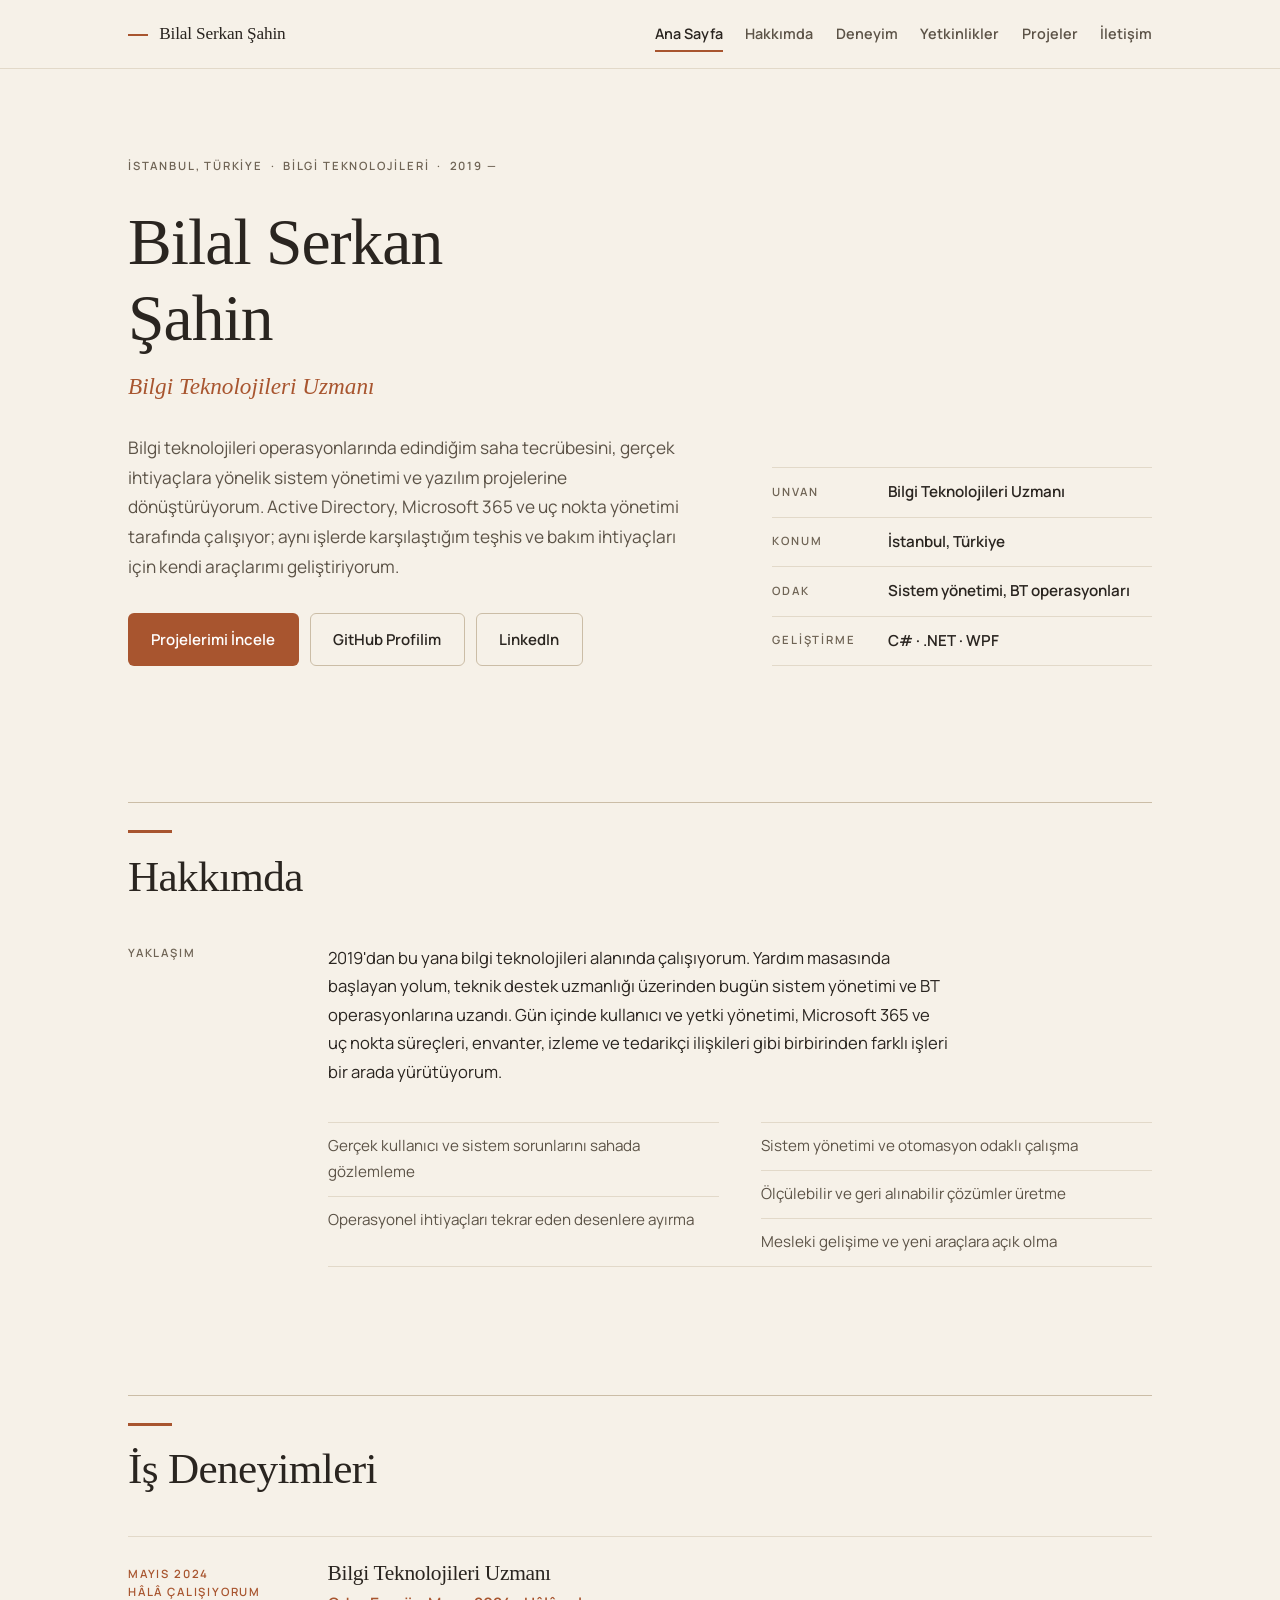
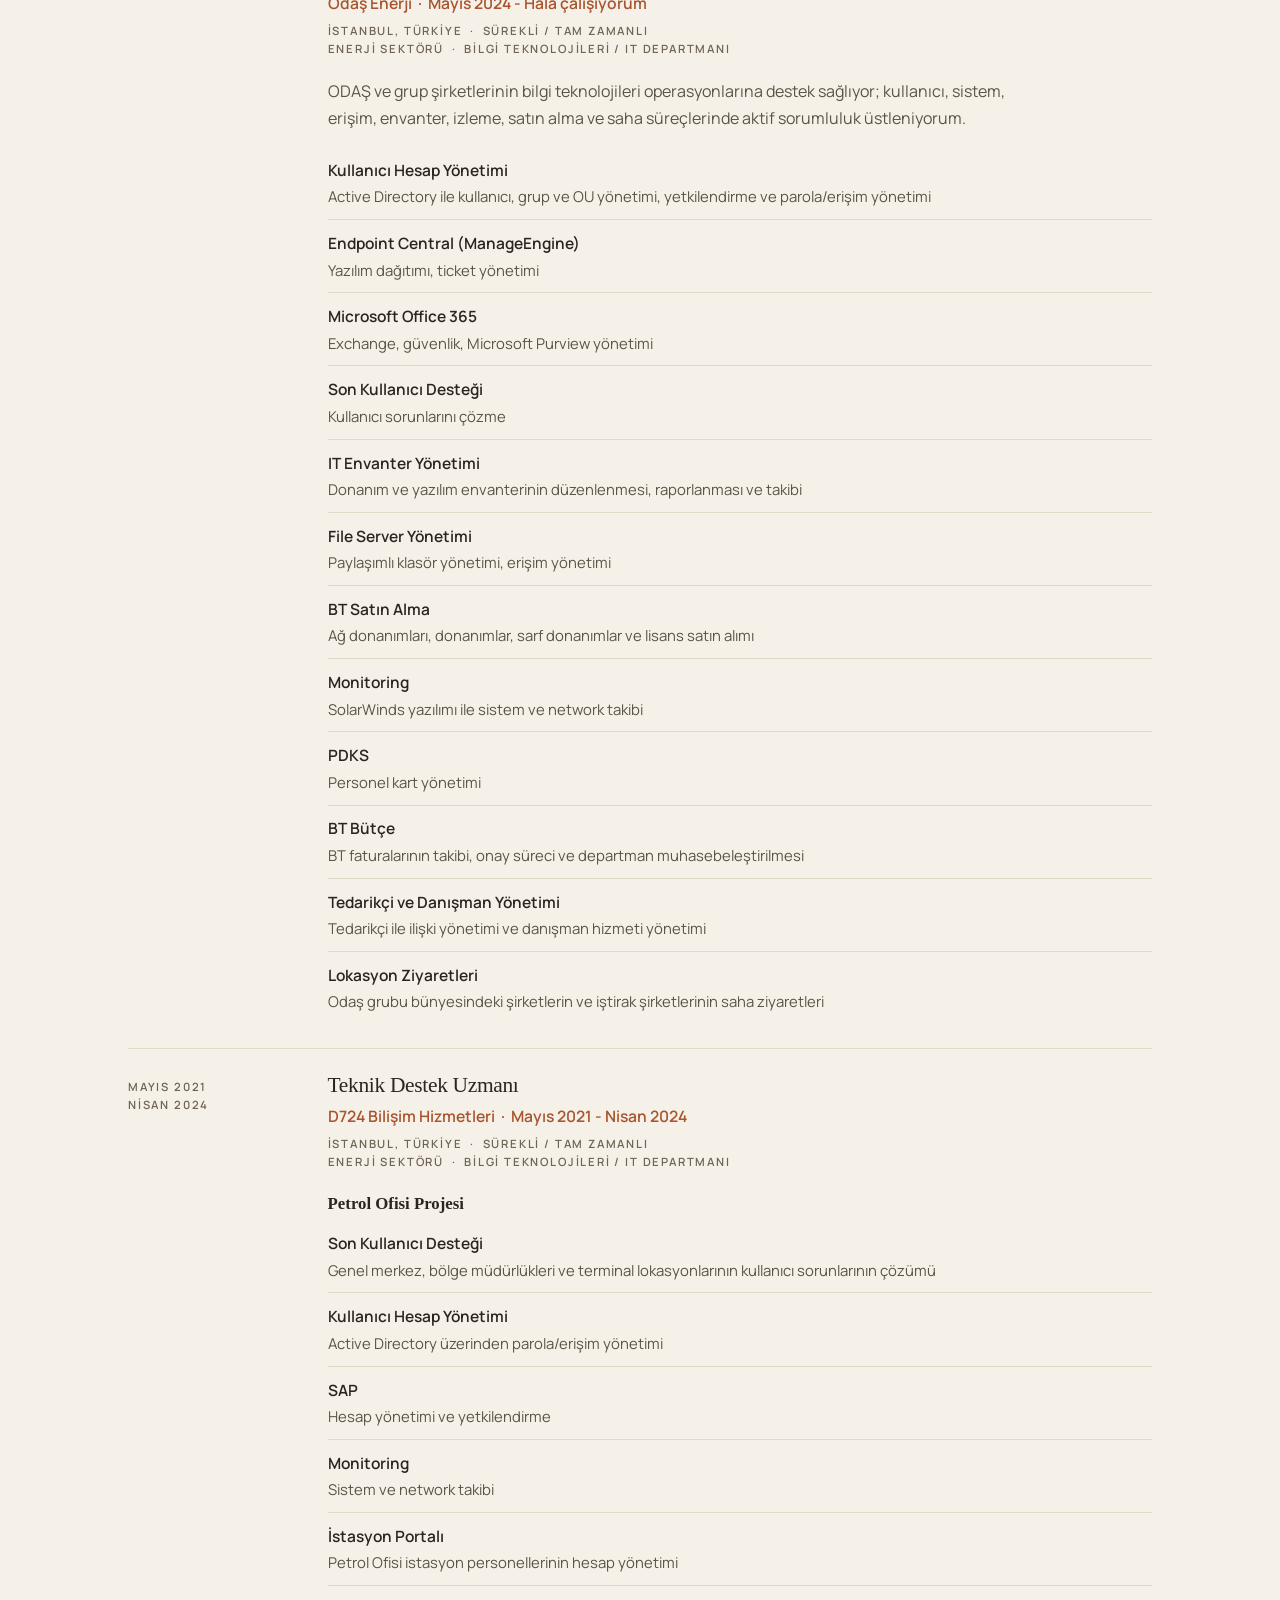
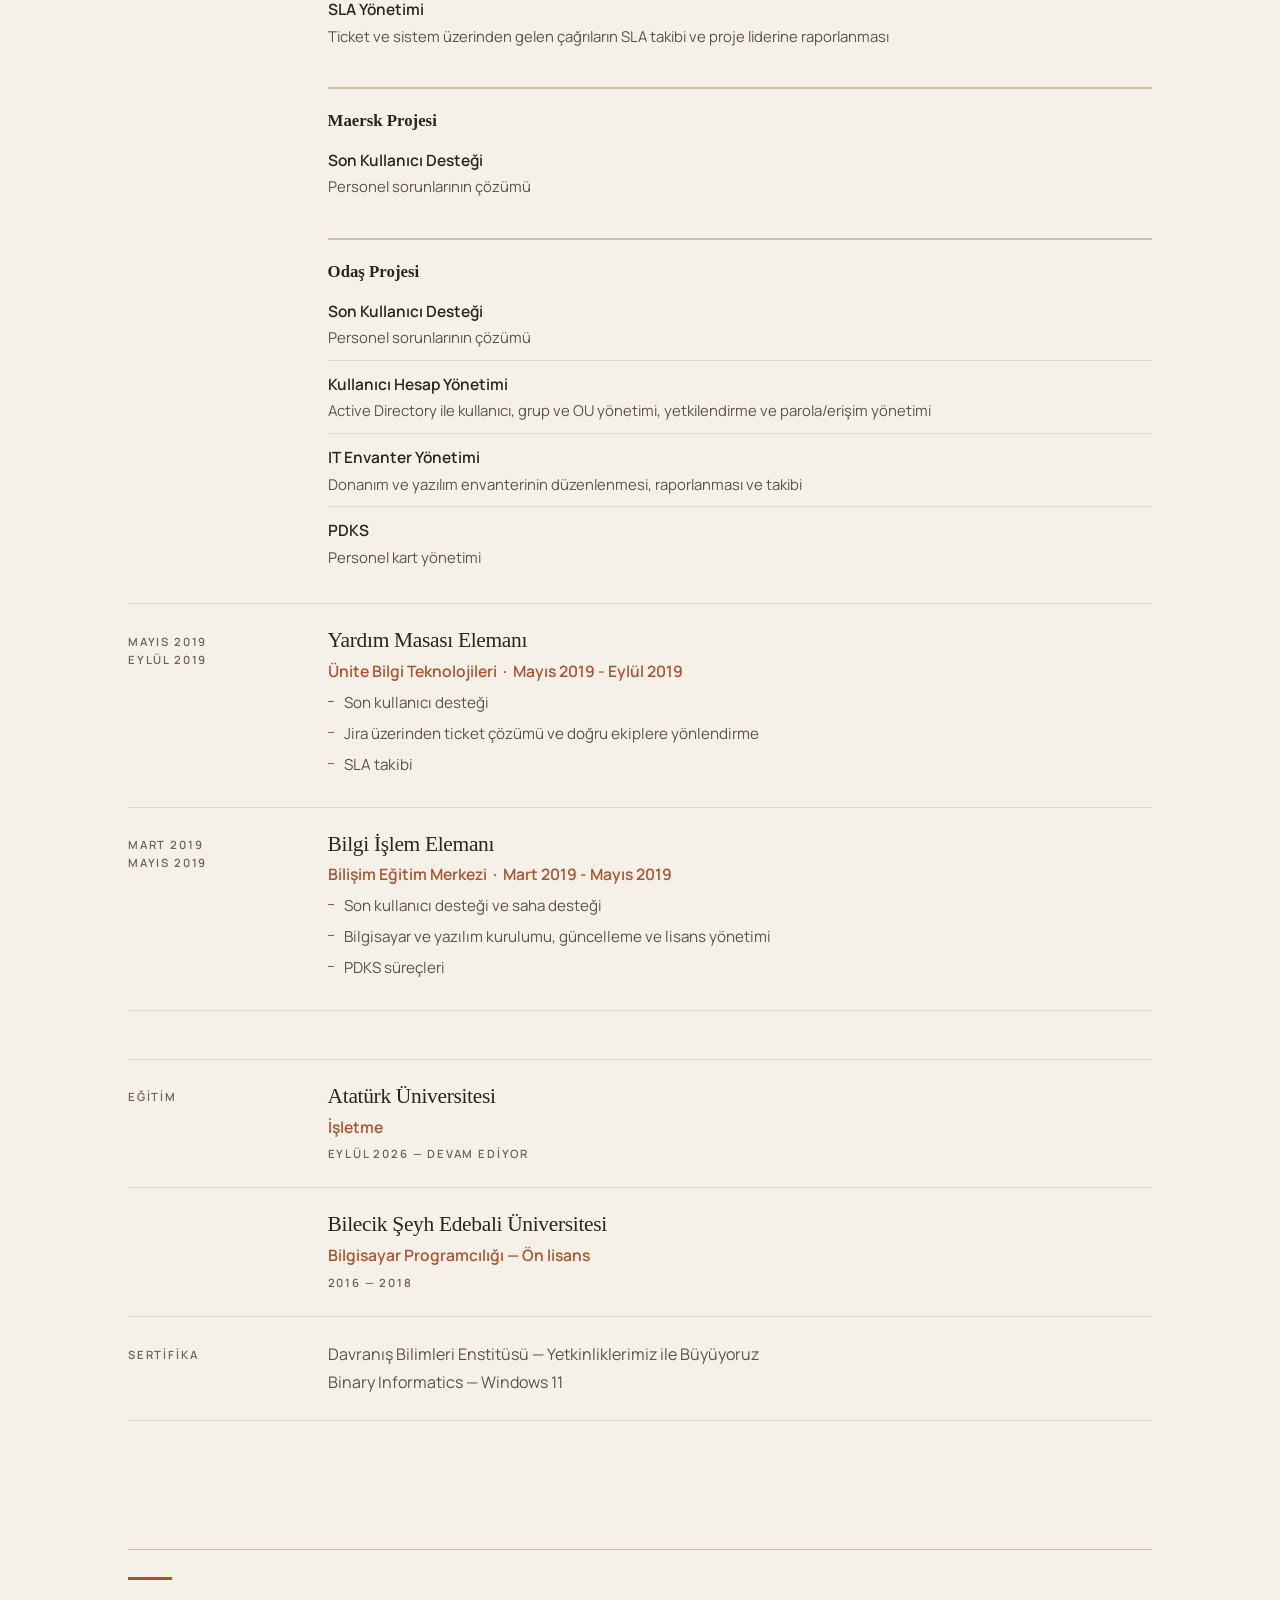
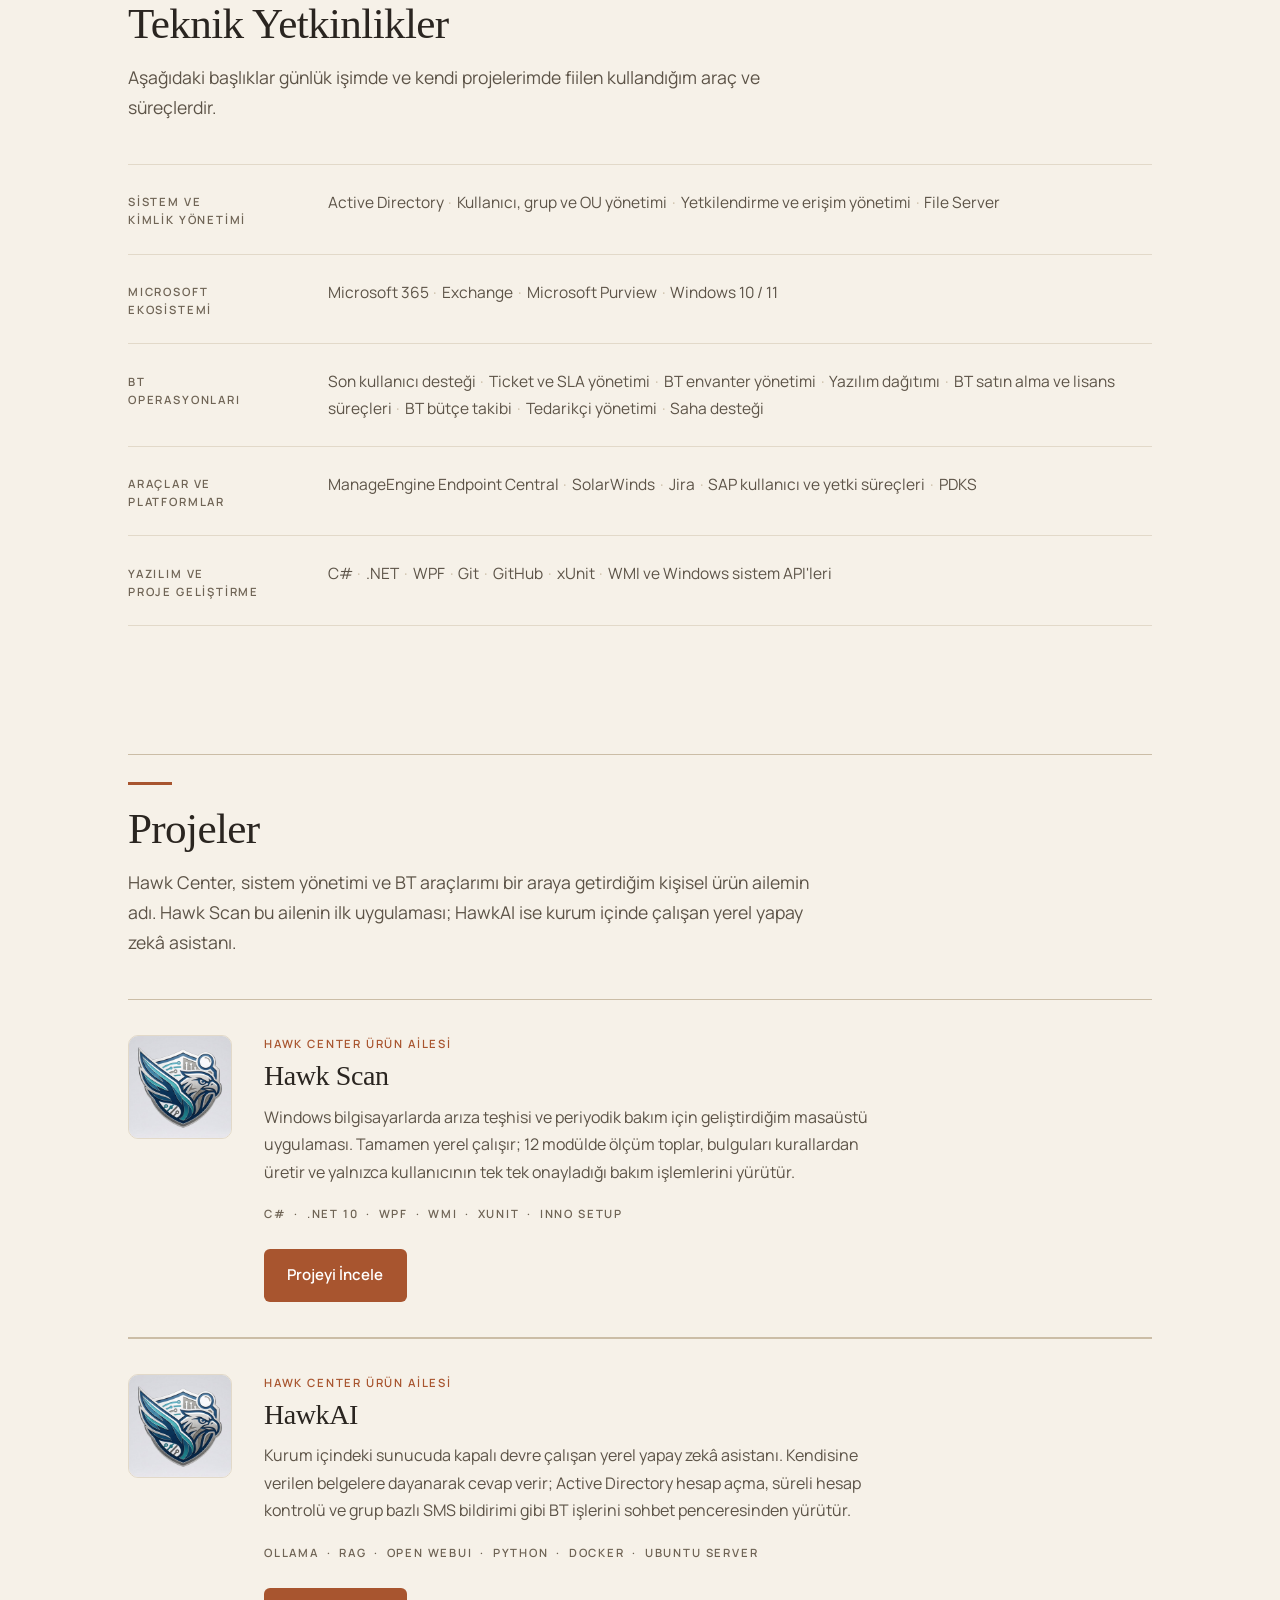
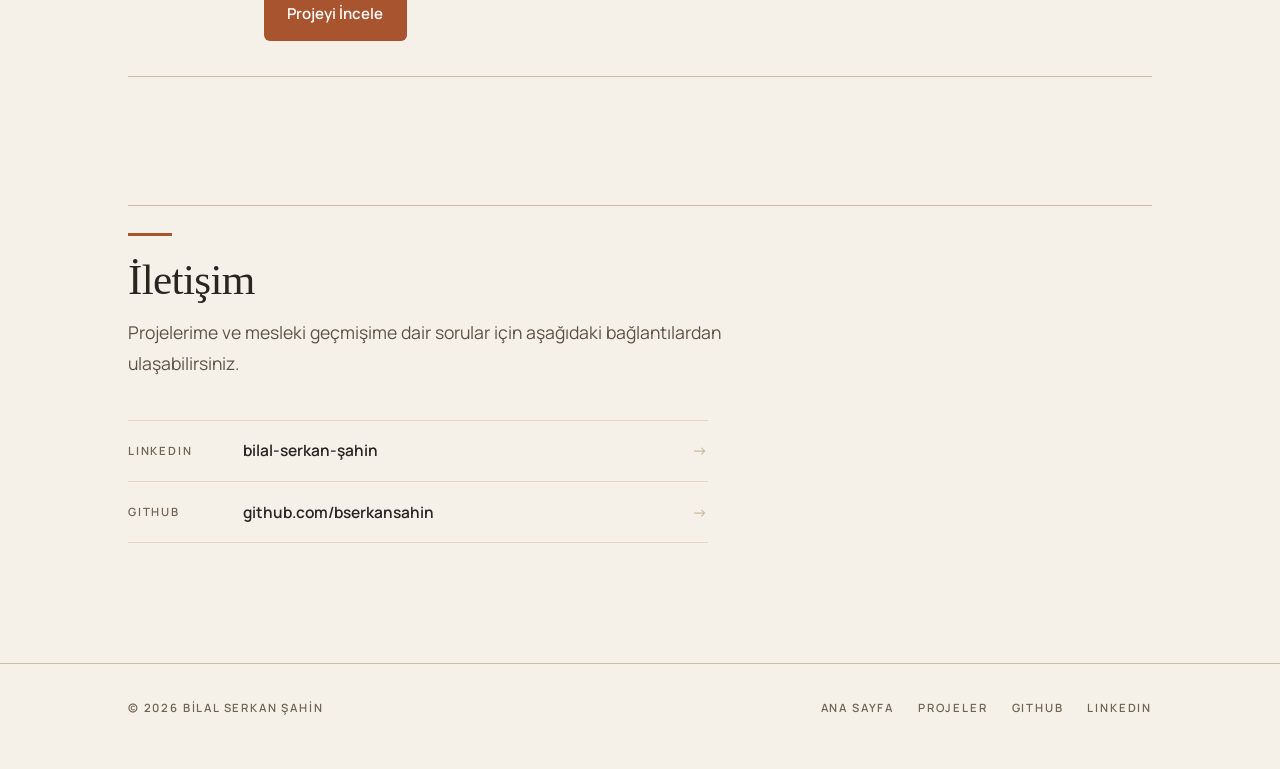
<file: index.html>
<!DOCTYPE html>
<html lang="tr">
<head>
<meta charset="utf-8">
<meta name="viewport" content="width=device-width, initial-scale=1">

<title>Bilal Serkan Şahin | Bilgi Teknolojileri Uzmanı</title>
<meta name="description" content="Bilgi teknolojileri operasyonları, sistem yönetimi ve gerçek ihtiyaçlara yönelik geliştirdiğim yazılım projeleri.">
<link rel="canonical" href="https://bserkansahin.github.io/">

<meta property="og:type" content="website">
<meta property="og:locale" content="tr_TR">
<meta property="og:site_name" content="Bilal Serkan Şahin">
<meta property="og:url" content="https://bserkansahin.github.io/">
<meta property="og:title" content="Bilal Serkan Şahin | Bilgi Teknolojileri Uzmanı">
<meta property="og:description" content="Bilgi teknolojileri operasyonları, sistem yönetimi ve gerçek ihtiyaçlara yönelik geliştirdiğim yazılım projeleri.">
<meta property="og:image" content="https://bserkansahin.github.io/assets/images/og-portfoy.png">
<meta property="og:image:width" content="1200">
<meta property="og:image:height" content="630">
<meta property="og:image:alt" content="Bilal Serkan Şahin — Bilgi Teknolojileri Uzmanı">

<meta name="twitter:card" content="summary_large_image">
<meta name="twitter:title" content="Bilal Serkan Şahin | Bilgi Teknolojileri Uzmanı">
<meta name="twitter:description" content="Bilgi teknolojileri operasyonları, sistem yönetimi ve gerçek ihtiyaçlara yönelik geliştirdiğim yazılım projeleri.">
<meta name="twitter:image" content="https://bserkansahin.github.io/assets/images/og-portfoy.png">

<meta name="robots" content="index, follow">
<meta name="theme-color" content="#F6F1E8">

<link rel="icon" href="/assets/icons/favicon.svg" type="image/svg+xml">
<link rel="icon" href="/assets/icons/favicon-32.png" sizes="32x32" type="image/png">
<link rel="apple-touch-icon" href="/assets/icons/apple-touch-icon.png">

<link rel="preload" href="/assets/fonts/Manrope-Regular.ttf" as="font" type="font/ttf" crossorigin>
<link rel="stylesheet" href="/assets/css/main.css">
</head>

<body>
<a class="skip-link" href="#icerik">İçeriğe geç</a>

<!-- =====================================================================
     ÜST ŞERİT
     Bu blok index.html, projects/index.html, projects/hawk-scan/index.html,
     projects/hawkai/index.html ve 404.html içinde birebir aynıdır. Menüye
     madde eklenirken beşi de güncellenir (bkz. README.md).
     ===================================================================== -->
<header class="site-header">
  <div class="wrap site-header__inner">
    <!-- İsim kısaltılacaksa ("Serkan Şahin") burası ve title etiketleri değişir. -->
    <a class="brand" href="/"><span class="brand__rule" aria-hidden="true"></span>Bilal Serkan Şahin</a>

    <button class="nav-toggle" type="button" aria-expanded="false" aria-controls="ana-gezinme">
      <span class="nav-toggle__bars" aria-hidden="true"><span></span><span></span><span></span></span>
      MENÜ
    </button>

    <nav class="nav" id="ana-gezinme" aria-label="Ana gezinme">
      <a href="/" aria-current="page">Ana Sayfa</a>
      <a href="#hakkimda">Hakkımda</a>
      <a href="#deneyim">Deneyim</a>
      <a href="#yetkinlikler">Yetkinlikler</a>
      <a href="#projeler">Projeler</a>
      <a href="#iletisim">İletişim</a>
    </nav>
  </div>
</header>

<main id="icerik">

  <!-- =================================================================
       HERO
       ================================================================= -->
  <section class="hero">
    <div class="wrap">
      <div class="hero__layout">
        <div>
          <p class="label hero__meta">İSTANBUL, TÜRKİYE &nbsp;·&nbsp; BİLGİ TEKNOLOJİLERİ &nbsp;·&nbsp; 2019 —</p>
          <h1>Bilal Serkan Şahin</h1>
          <p class="hero__role">Bilgi Teknolojileri Uzmanı</p>
          <p class="hero__text">
            Bilgi teknolojileri operasyonlarında edindiğim saha tecrübesini,
            gerçek ihtiyaçlara yönelik sistem yönetimi ve yazılım projelerine
            dönüştürüyorum. Active Directory, Microsoft 365 ve uç nokta yönetimi
            tarafında çalışıyor; aynı işlerde karşılaştığım teşhis ve bakım
            ihtiyaçları için kendi araçlarımı geliştiriyorum.
          </p>

          <div class="btn-row">
            <a class="btn btn--primary" href="#projeler">Projelerimi İncele</a>
            <a class="btn btn--ghost" href="https://github.com/bserkansahin" rel="noopener me" target="_blank">GitHub Profilim</a>
            <a class="btn btn--ghost" href="https://www.linkedin.com/in/bilal-serkan-%C5%9Fahin-7395b4167/" rel="noopener me" target="_blank">LinkedIn</a>
          </div>
        </div>

        <!-- Fotoğraf kullanılmayacağına karar verildi; yerine künye tablosu. -->
        <dl class="facts">
          <div>
            <dt class="label">UNVAN</dt>
            <dd>Bilgi Teknolojileri Uzmanı</dd>
          </div>
          <div>
            <dt class="label">KONUM</dt>
            <dd>İstanbul, Türkiye</dd>
          </div>
          <div>
            <dt class="label">ODAK</dt>
            <dd>Sistem yönetimi, BT operasyonları</dd>
          </div>
          <div>
            <dt class="label">GELİŞTİRME</dt>
            <dd>C# · .NET · WPF</dd>
          </div>
        </dl>
      </div>
    </div>
  </section>

  <!-- =================================================================
       HAKKIMDA
       ================================================================= -->
  <section class="section" id="hakkimda">
    <div class="wrap">
      <header class="section__head">
        <span class="section__mark" aria-hidden="true"></span>
        <h2>Hakkımda</h2>
      </header>

      <div class="grid2">
        <p class="label">YAKLAŞIM</p>
        <div>
          <div class="about__text">
            <p>
              2019'dan bu yana bilgi teknolojileri alanında çalışıyorum. Yardım
              masasında başlayan yolum, teknik destek uzmanlığı üzerinden bugün
              sistem yönetimi ve BT operasyonlarına uzandı. Gün içinde kullanıcı
              ve yetki yönetimi, Microsoft 365 ve uç nokta süreçleri, envanter,
              izleme ve tedarikçi ilişkileri gibi birbirinden farklı işleri bir
              arada yürütüyorum.
            </p>
          </div>

          <ul class="about__list">
            <li>Gerçek kullanıcı ve sistem sorunlarını sahada gözlemleme</li>
            <li>Operasyonel ihtiyaçları tekrar eden desenlere ayırma</li>
            <li>Sistem yönetimi ve otomasyon odaklı çalışma</li>
            <li>Ölçülebilir ve geri alınabilir çözümler üretme</li>
            <li>Mesleki gelişime ve yeni araçlara açık olma</li>
          </ul>
        </div>
      </div>
    </div>
  </section>

  <!-- =================================================================
       DENEYİM
       İçerik özgeçmişteki iş deneyimi bölümünden birebir alınmıştır.
       ================================================================= -->
  <section class="section" id="deneyim">
    <div class="wrap">
      <header class="section__head">
        <span class="section__mark" aria-hidden="true"></span>
        <h2>İş Deneyimleri</h2>
      </header>

      <div class="rows">

        <!-- ODAŞ ENERJİ -->
        <article class="row row--current grid2">
          <p class="label row__label">MAYIS 2024<br>HÂLÂ ÇALIŞIYORUM</p>
          <div class="row__body">
            <h3 class="job__title">Bilgi Teknolojileri Uzmanı</h3>
            <p class="job__org">Odaş Enerji &nbsp;·&nbsp; Mayıs 2024 - Hâlâ çalışıyorum</p>
            <p class="label job__meta">
              İSTANBUL, TÜRKİYE &nbsp;·&nbsp; SÜREKLİ / TAM ZAMANLI<br>
              ENERJİ SEKTÖRÜ &nbsp;·&nbsp; BİLGİ TEKNOLOJİLERİ / IT DEPARTMANI
            </p>

            <p class="job__intro">
              ODAŞ ve grup şirketlerinin bilgi teknolojileri operasyonlarına
              destek sağlıyor; kullanıcı, sistem, erişim, envanter, izleme,
              satın alma ve saha süreçlerinde aktif sorumluluk üstleniyorum.
            </p>

            <dl class="tasks">
              <div>
                <dt>Kullanıcı Hesap Yönetimi</dt>
                <dd>Active Directory ile kullanıcı, grup ve OU yönetimi, yetkilendirme ve parola/erişim yönetimi</dd>
              </div>
              <div>
                <dt>Endpoint Central (ManageEngine)</dt>
                <dd>Yazılım dağıtımı, ticket yönetimi</dd>
              </div>
              <div>
                <dt>Microsoft Office 365</dt>
                <dd>Exchange, güvenlik, Microsoft Purview yönetimi</dd>
              </div>
              <div>
                <dt>Son Kullanıcı Desteği</dt>
                <dd>Kullanıcı sorunlarını çözme</dd>
              </div>
              <div>
                <dt>IT Envanter Yönetimi</dt>
                <dd>Donanım ve yazılım envanterinin düzenlenmesi, raporlanması ve takibi</dd>
              </div>
              <div>
                <dt>File Server Yönetimi</dt>
                <dd>Paylaşımlı klasör yönetimi, erişim yönetimi</dd>
              </div>
              <div>
                <dt>BT Satın Alma</dt>
                <dd>Ağ donanımları, donanımlar, sarf donanımlar ve lisans satın alımı</dd>
              </div>
              <div>
                <dt>Monitoring</dt>
                <dd>SolarWinds yazılımı ile sistem ve network takibi</dd>
              </div>
              <div>
                <dt>PDKS</dt>
                <dd>Personel kart yönetimi</dd>
              </div>
              <div>
                <dt>BT Bütçe</dt>
                <dd>BT faturalarının takibi, onay süreci ve departman muhasebeleştirilmesi</dd>
              </div>
              <div>
                <dt>Tedarikçi ve Danışman Yönetimi</dt>
                <dd>Tedarikçi ile ilişki yönetimi ve danışman hizmeti yönetimi</dd>
              </div>
              <div>
                <dt>Lokasyon Ziyaretleri</dt>
                <dd>Odaş grubu bünyesindeki şirketlerin ve iştirak şirketlerinin saha ziyaretleri</dd>
              </div>
            </dl>
          </div>
        </article>

        <!-- D724 BİLİŞİM HİZMETLERİ -->
        <article class="row grid2">
          <p class="label row__label">MAYIS 2021<br>NİSAN 2024</p>
          <div class="row__body">
            <h3 class="job__title">Teknik Destek Uzmanı</h3>
            <p class="job__org">D724 Bilişim Hizmetleri &nbsp;·&nbsp; Mayıs 2021 - Nisan 2024</p>
            <p class="label job__meta">
              İSTANBUL, TÜRKİYE &nbsp;·&nbsp; SÜREKLİ / TAM ZAMANLI<br>
              ENERJİ SEKTÖRÜ &nbsp;·&nbsp; BİLGİ TEKNOLOJİLERİ / IT DEPARTMANI
            </p>

            <h4 class="subproject">Petrol Ofisi Projesi</h4>
            <dl class="tasks">
              <div>
                <dt>Son Kullanıcı Desteği</dt>
                <dd>Genel merkez, bölge müdürlükleri ve terminal lokasyonlarının kullanıcı sorunlarının çözümü</dd>
              </div>
              <div>
                <dt>Kullanıcı Hesap Yönetimi</dt>
                <dd>Active Directory üzerinden parola/erişim yönetimi</dd>
              </div>
              <div>
                <dt>SAP</dt>
                <dd>Hesap yönetimi ve yetkilendirme</dd>
              </div>
              <div>
                <dt>Monitoring</dt>
                <dd>Sistem ve network takibi</dd>
              </div>
              <div>
                <dt>İstasyon Portalı</dt>
                <dd>Petrol Ofisi istasyon personellerinin hesap yönetimi</dd>
              </div>
              <div>
                <dt>SLA Yönetimi</dt>
                <dd>Ticket ve sistem üzerinden gelen çağrıların SLA takibi ve proje liderine raporlanması</dd>
              </div>
            </dl>

            <h4 class="subproject">Maersk Projesi</h4>
            <dl class="tasks">
              <div>
                <dt>Son Kullanıcı Desteği</dt>
                <dd>Personel sorunlarının çözümü</dd>
              </div>
            </dl>

            <h4 class="subproject">Odaş Projesi</h4>
            <dl class="tasks">
              <div>
                <dt>Son Kullanıcı Desteği</dt>
                <dd>Personel sorunlarının çözümü</dd>
              </div>
              <div>
                <dt>Kullanıcı Hesap Yönetimi</dt>
                <dd>Active Directory ile kullanıcı, grup ve OU yönetimi, yetkilendirme ve parola/erişim yönetimi</dd>
              </div>
              <div>
                <dt>IT Envanter Yönetimi</dt>
                <dd>Donanım ve yazılım envanterinin düzenlenmesi, raporlanması ve takibi</dd>
              </div>
              <div>
                <dt>PDKS</dt>
                <dd>Personel kart yönetimi</dd>
              </div>
            </dl>
          </div>
        </article>

        <!--
          Aşağıdaki iki görev, paylaşılan özgeçmiş ekran görüntüsünde yer
          almıyordu; ilk brief'teki kısa biçimleriyle bırakıldı. Özgeçmişteki
          ayrıntılı hâlleri gelirse yukarıdaki tasks yapısıyla değiştirilir.
        -->
        <article class="row grid2">
          <p class="label row__label">MAYIS 2019<br>EYLÜL 2019</p>
          <div class="row__body">
            <h3 class="job__title">Yardım Masası Elemanı</h3>
            <p class="job__org">Ünite Bilgi Teknolojileri &nbsp;·&nbsp; Mayıs 2019 - Eylül 2019</p>
            <ul class="job__list">
              <li>Son kullanıcı desteği</li>
              <li>Jira üzerinden ticket çözümü ve doğru ekiplere yönlendirme</li>
              <li>SLA takibi</li>
            </ul>
          </div>
        </article>

        <article class="row grid2">
          <p class="label row__label">MART 2019<br>MAYIS 2019</p>
          <div class="row__body">
            <h3 class="job__title">Bilgi İşlem Elemanı</h3>
            <p class="job__org">Bilişim Eğitim Merkezi &nbsp;·&nbsp; Mart 2019 - Mayıs 2019</p>
            <ul class="job__list">
              <li>Son kullanıcı desteği ve saha desteği</li>
              <li>Bilgisayar ve yazılım kurulumu, güncelleme ve lisans yönetimi</li>
              <li>PDKS süreçleri</li>
            </ul>
          </div>
        </article>
      </div>

      <!-- EĞİTİM VE SERTİFİKA -->
      <div class="rows" style="margin-top:3rem">
        <div class="row grid2">
          <p class="label row__label">EĞİTİM</p>
          <div class="row__body">
            <h3 class="job__title">Atatürk Üniversitesi</h3>
            <p class="job__org">İşletme</p>
            <p class="label">EYLÜL 2026 — DEVAM EDİYOR</p>
          </div>
        </div>

        <div class="row grid2">
          <p class="label row__label" aria-hidden="true"></p>
          <div class="row__body">
            <h3 class="job__title">Bilecik Şeyh Edebali Üniversitesi</h3>
            <p class="job__org">Bilgisayar Programcılığı — Ön lisans</p>
            <p class="label">2016 — 2018</p>
          </div>
        </div>

        <div class="row grid2">
          <p class="label row__label">SERTİFİKA</p>
          <div class="row__body">
            <p class="muted" style="margin:0">
              Davranış Bilimleri Enstitüsü — Yetkinliklerimiz ile Büyüyoruz<br>
              Binary Informatics — Windows 11
            </p>
          </div>
        </div>
      </div>
    </div>
  </section>

  <!-- =================================================================
       YETKİNLİKLER
       Liste öğeleri aynı renk ve aynı ağırlıktadır; bazılarını
       kalınlaştırmayın.
       ================================================================= -->
  <section class="section" id="yetkinlikler">
    <div class="wrap">
      <header class="section__head">
        <span class="section__mark" aria-hidden="true"></span>
        <h2>Teknik Yetkinlikler</h2>
        <p class="lead">
          Aşağıdaki başlıklar günlük işimde ve kendi projelerimde fiilen
          kullandığım araç ve süreçlerdir.
        </p>
      </header>

      <div class="rows">
        <div class="row grid2">
          <p class="label row__label">SİSTEM VE<br>KİMLİK YÖNETİMİ</p>
          <p class="row__body items">
            Active Directory<span class="sep">·</span>Kullanıcı, grup ve OU yönetimi<span class="sep">·</span>Yetkilendirme ve erişim yönetimi<span class="sep">·</span>File Server
          </p>
        </div>

        <div class="row grid2">
          <p class="label row__label">MICROSOFT<br>EKOSİSTEMİ</p>
          <p class="row__body items">
            Microsoft 365<span class="sep">·</span>Exchange<span class="sep">·</span>Microsoft Purview<span class="sep">·</span>Windows 10 / 11
          </p>
        </div>

        <div class="row grid2">
          <p class="label row__label">BT<br>OPERASYONLARI</p>
          <p class="row__body items">
            Son kullanıcı desteği<span class="sep">·</span>Ticket ve SLA yönetimi<span class="sep">·</span>BT envanter yönetimi<span class="sep">·</span>Yazılım dağıtımı<span class="sep">·</span>BT satın alma ve lisans süreçleri<span class="sep">·</span>BT bütçe takibi<span class="sep">·</span>Tedarikçi yönetimi<span class="sep">·</span>Saha desteği
          </p>
        </div>

        <div class="row grid2">
          <p class="label row__label">ARAÇLAR VE<br>PLATFORMLAR</p>
          <p class="row__body items">
            ManageEngine Endpoint Central<span class="sep">·</span>SolarWinds<span class="sep">·</span>Jira<span class="sep">·</span>SAP kullanıcı ve yetki süreçleri<span class="sep">·</span>PDKS
          </p>
        </div>

        <div class="row grid2">
          <p class="label row__label">YAZILIM VE<br>PROJE GELİŞTİRME</p>
          <p class="row__body items">
            C#<span class="sep">·</span>.NET<span class="sep">·</span>WPF<span class="sep">·</span>Git<span class="sep">·</span>GitHub<span class="sep">·</span>xUnit<span class="sep">·</span>WMI ve Windows sistem API'leri
          </p>
        </div>
      </div>
    </div>
  </section>

  <!-- =================================================================
       PROJELER
       ================================================================= -->
  <section class="section" id="projeler">
    <div class="wrap">
      <header class="section__head">
        <span class="section__mark" aria-hidden="true"></span>
        <h2>Projeler</h2>
        <p class="lead">
          Hawk Center, sistem yönetimi ve BT araçlarımı bir araya getirdiğim
          kişisel ürün ailemin adı. Hawk Scan bu ailenin ilk uygulaması;
          HawkAI ise kurum içinde çalışan yerel yapay zekâ asistanı.
        </p>
      </header>

      <article class="project">
        <div class="project__logo">
          <img src="/assets/images/hawk-scan-logo.jpg" width="104" height="104"
               alt="Hawk Scan logosu: kalkan biçimli, şahin başı ve devre hatları taşıyan amblem"
               loading="lazy" decoding="async">
        </div>
        <div>
          <p class="label label--accent">HAWK CENTER ÜRÜN AİLESİ</p>
          <h3>Hawk Scan</h3>
          <p class="project__desc">
            Windows bilgisayarlarda arıza teşhisi ve periyodik bakım için
            geliştirdiğim masaüstü uygulaması. Tamamen yerel çalışır; 12 modülde
            ölçüm toplar, bulguları kurallardan üretir ve yalnızca kullanıcının
            tek tek onayladığı bakım işlemlerini yürütür.
          </p>
          <p class="label project__stack">
            C# &nbsp;·&nbsp; .NET 10 &nbsp;·&nbsp; WPF &nbsp;·&nbsp; WMI &nbsp;·&nbsp; XUNIT &nbsp;·&nbsp; INNO SETUP
          </p>
          <a class="btn btn--primary" href="/projects/hawk-scan/">Projeyi İncele</a>
        </div>
      </article>

      <article class="project">
        <div class="project__logo">
          <img src="/assets/images/hawk-scan-logo.jpg" width="104" height="104"
               alt="Hawk Center amblemi: kalkan biçimli, şahin başı ve devre hatları taşıyan logo"
               loading="lazy" decoding="async">
        </div>
        <div>
          <p class="label label--accent">HAWK CENTER ÜRÜN AİLESİ</p>
          <h3>HawkAI</h3>
          <p class="project__desc">
            Kurum içindeki sunucuda kapalı devre çalışan yerel yapay zekâ
            asistanı. Kendisine verilen belgelere dayanarak cevap verir;
            Active Directory hesap açma, süreli hesap kontrolü ve grup bazlı
            SMS bildirimi gibi BT işlerini sohbet penceresinden yürütür.
          </p>
          <p class="label project__stack">
            OLLAMA &nbsp;·&nbsp; RAG &nbsp;·&nbsp; OPEN WEBUI &nbsp;·&nbsp; PYTHON &nbsp;·&nbsp; DOCKER &nbsp;·&nbsp; UBUNTU SERVER
          </p>
          <a class="btn btn--primary" href="/projects/hawkai/">Projeyi İncele</a>
        </div>
      </article>
    </div>
  </section>

  <!-- =================================================================
       İLETİŞİM
       ================================================================= -->
  <section class="section" id="iletisim">
    <div class="wrap">
      <header class="section__head">
        <span class="section__mark" aria-hidden="true"></span>
        <h2>İletişim</h2>
        <p class="lead">
          Projelerime ve mesleki geçmişime dair sorular için aşağıdaki
          bağlantılardan ulaşabilirsiniz.
        </p>
      </header>

      <ul class="contact">
        <li>
          <a href="https://www.linkedin.com/in/bilal-serkan-%C5%9Fahin-7395b4167/" rel="noopener me" target="_blank">
            <span class="label">LINKEDIN</span>
            <span class="contact__value">bilal-serkan-şahin</span>
            <span class="contact__arrow" aria-hidden="true">&#8594;</span>
          </a>
        </li>
        <li>
          <a href="https://github.com/bserkansahin" rel="noopener me" target="_blank">
            <span class="label">GITHUB</span>
            <span class="contact__value">github.com/bserkansahin</span>
            <span class="contact__arrow" aria-hidden="true">&#8594;</span>
          </a>
        </li>
      </ul>
    </div>
  </section>

</main>

<!-- =====================================================================
     ALT BİLGİ — beş sayfada birebir aynıdır.
     ===================================================================== -->
<footer class="site-footer">
  <div class="wrap site-footer__inner">
    <p class="label" style="margin:0">&copy; <span data-yil>2026</span> BİLAL SERKAN ŞAHİN</p>
    <nav aria-label="Alt bilgi gezinmesi" class="label">
      <a href="/">ANA SAYFA</a>
      <a href="/projects/">PROJELER</a>
      <a href="https://github.com/bserkansahin" rel="noopener me" target="_blank">GITHUB</a>
      <a href="https://www.linkedin.com/in/bilal-serkan-%C5%9Fahin-7395b4167/" rel="noopener me" target="_blank">LINKEDIN</a>
    </nav>
  </div>
</footer>

<script src="/assets/js/main.js" defer></script>
</body>
</html>
</file>
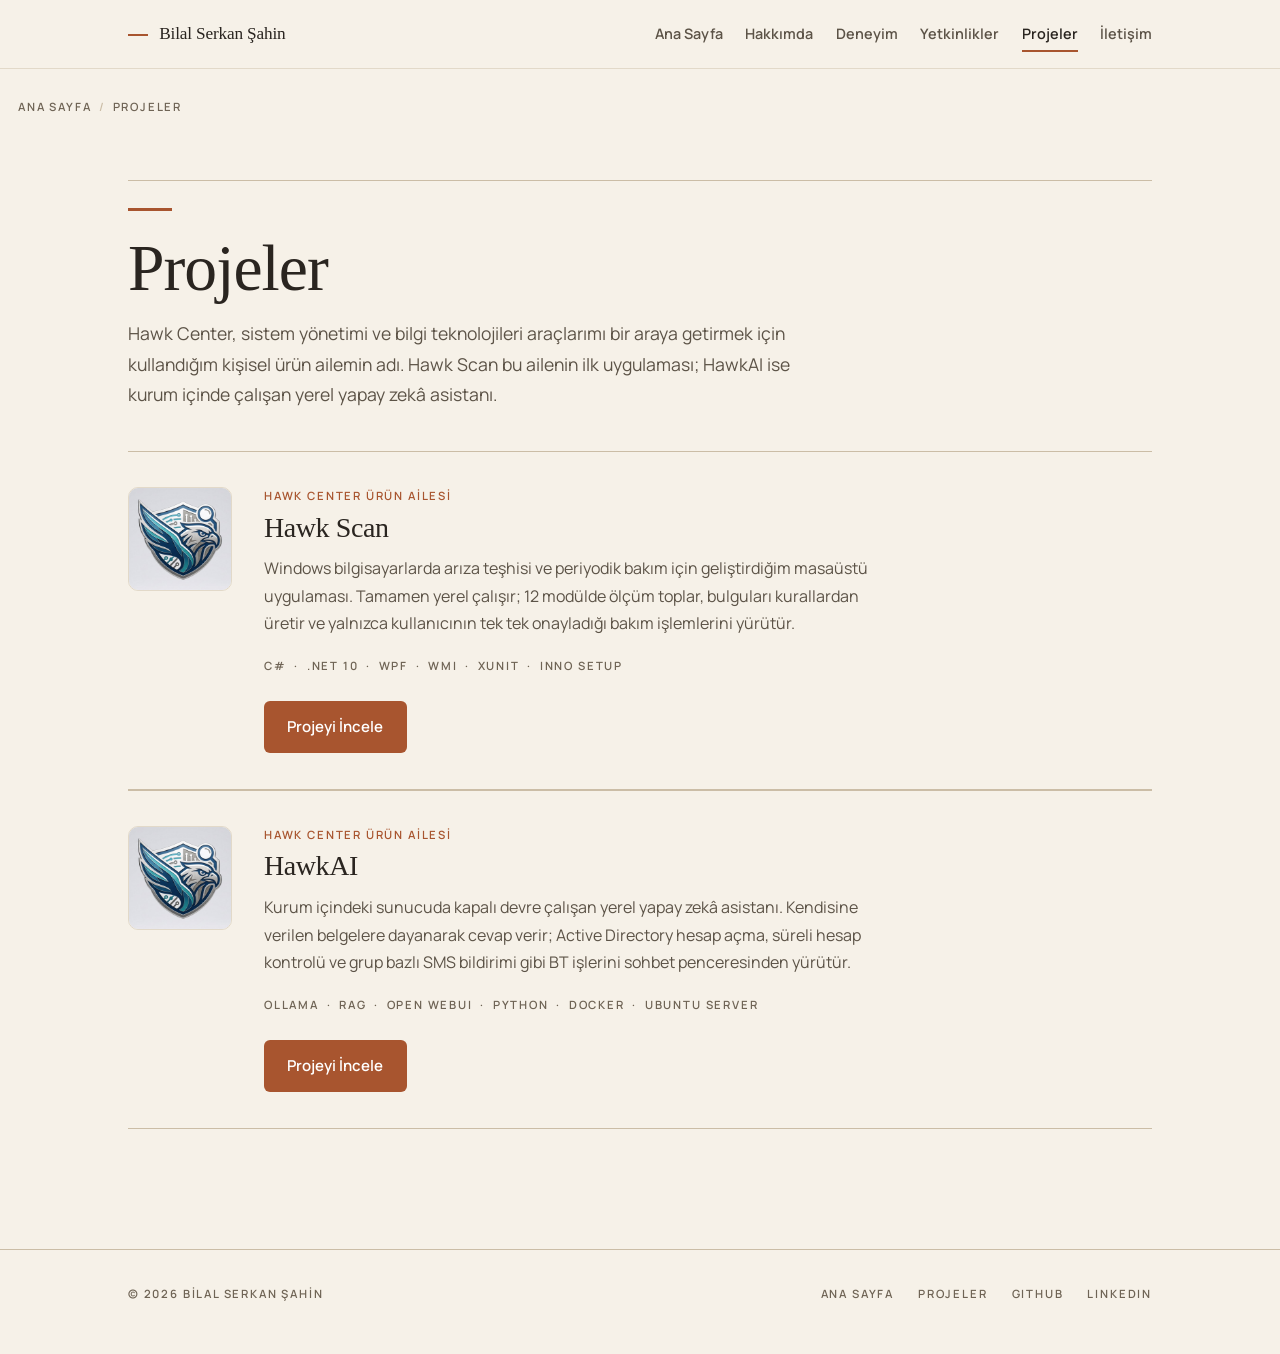
<file: projects/index.html>
<!DOCTYPE html>
<html lang="tr">
<head>
<meta charset="utf-8">
<meta name="viewport" content="width=device-width, initial-scale=1">

<title>Projeler | Bilal Serkan Şahin</title>
<meta name="description" content="Bilgi teknolojileri operasyonlarında karşılaştığım ihtiyaçlardan yola çıkarak geliştirdiğim projeler. Hawk Center ürün ailesi: Hawk Scan ve HawkAI.">
<link rel="canonical" href="https://bserkansahin.github.io/projects/">

<meta property="og:type" content="website">
<meta property="og:locale" content="tr_TR">
<meta property="og:site_name" content="Bilal Serkan Şahin">
<meta property="og:url" content="https://bserkansahin.github.io/projects/">
<meta property="og:title" content="Projeler | Bilal Serkan Şahin">
<meta property="og:description" content="Bilgi teknolojileri operasyonlarında karşılaştığım ihtiyaçlardan yola çıkarak geliştirdiğim projeler.">
<meta property="og:image" content="https://bserkansahin.github.io/assets/images/og-portfoy.png">
<meta property="og:image:width" content="1200">
<meta property="og:image:height" content="630">
<meta property="og:image:alt" content="Bilal Serkan Şahin — Bilgi Teknolojileri Uzmanı">

<meta name="twitter:card" content="summary_large_image">
<meta name="twitter:title" content="Projeler | Bilal Serkan Şahin">
<meta name="twitter:description" content="Bilgi teknolojileri operasyonlarında karşılaştığım ihtiyaçlardan yola çıkarak geliştirdiğim projeler.">
<meta name="twitter:image" content="https://bserkansahin.github.io/assets/images/og-portfoy.png">

<meta name="robots" content="index, follow">
<meta name="theme-color" content="#F6F1E8">

<link rel="icon" href="/assets/icons/favicon.svg" type="image/svg+xml">
<link rel="icon" href="/assets/icons/favicon-32.png" sizes="32x32" type="image/png">
<link rel="apple-touch-icon" href="/assets/icons/apple-touch-icon.png">

<link rel="stylesheet" href="/assets/css/main.css">
</head>

<body>
<a class="skip-link" href="#icerik">İçeriğe geç</a>

<header class="site-header">
  <div class="wrap site-header__inner">
    <a class="brand" href="/"><span class="brand__rule" aria-hidden="true"></span>Bilal Serkan Şahin</a>

    <button class="nav-toggle" type="button" aria-expanded="false" aria-controls="ana-gezinme">
      <span class="nav-toggle__bars" aria-hidden="true"><span></span><span></span><span></span></span>
      MENÜ
    </button>

    <nav class="nav" id="ana-gezinme" aria-label="Ana gezinme">
      <a href="/">Ana Sayfa</a>
      <a href="/#hakkimda">Hakkımda</a>
      <a href="/#deneyim">Deneyim</a>
      <a href="/#yetkinlikler">Yetkinlikler</a>
      <a href="/projects/" aria-current="page">Projeler</a>
      <a href="/#iletisim">İletişim</a>
    </nav>
  </div>
</header>

<nav class="breadcrumb wrap label" aria-label="Site yolu">
  <ol>
    <li><a href="/">ANA SAYFA</a></li>
    <li>PROJELER</li>
  </ol>
</nav>

<main id="icerik">
  <section class="section">
    <div class="wrap">
      <header class="section__head">
        <span class="section__mark" aria-hidden="true"></span>
        <h1>Projeler</h1>
          <p class="lead">
            Hawk Center, sistem yönetimi ve bilgi teknolojileri araçlarımı bir
            araya getirmek için kullandığım kişisel ürün ailemin adı. Hawk Scan
            bu ailenin ilk uygulaması; HawkAI ise kurum içinde çalışan yerel
            yapay zekâ asistanı.
          </p>
      </header>

      <article class="project">
        <div class="project__logo">
          <img src="/assets/images/hawk-scan-logo.jpg" width="96" height="96"
               alt="Hawk Scan logosu: kalkan biçimli, şahin başı ve devre hatları taşıyan amblem"
               decoding="async">
        </div>
        <div>
          <p class="label label--accent">HAWK CENTER ÜRÜN AİLESİ</p>
          <h2>Hawk Scan</h2>
          <p class="project__desc">
            Windows bilgisayarlarda arıza teşhisi ve periyodik bakım için
            geliştirdiğim masaüstü uygulaması. Tamamen yerel çalışır; 12 modülde
            ölçüm toplar, bulguları kurallardan üretir ve yalnızca kullanıcının
            tek tek onayladığı bakım işlemlerini yürütür.
          </p>
          <p class="label project__stack">
            C# &nbsp;·&nbsp; .NET 10 &nbsp;·&nbsp; WPF &nbsp;·&nbsp; WMI &nbsp;·&nbsp; XUNIT &nbsp;·&nbsp; INNO SETUP
          </p>
          <a class="btn btn--primary" href="/projects/hawk-scan/">Projeyi İncele</a>
        </div>
      </article>

      <article class="project">
        <div class="project__logo">
          <img src="/assets/images/hawk-scan-logo.jpg" width="96" height="96"
               alt="Hawk Center amblemi: kalkan biçimli, şahin başı ve devre hatları taşıyan logo"
               decoding="async">
        </div>
        <div>
          <p class="label label--accent">HAWK CENTER ÜRÜN AİLESİ</p>
          <h2>HawkAI</h2>
          <p class="project__desc">
            Kurum içindeki sunucuda kapalı devre çalışan yerel yapay zekâ
            asistanı. Kendisine verilen belgelere dayanarak cevap verir;
            Active Directory hesap açma, süreli hesap kontrolü ve grup bazlı
            SMS bildirimi gibi BT işlerini sohbet penceresinden yürütür.
          </p>
          <p class="label project__stack">
            OLLAMA &nbsp;·&nbsp; RAG &nbsp;·&nbsp; OPEN WEBUI &nbsp;·&nbsp; PYTHON &nbsp;·&nbsp; DOCKER &nbsp;·&nbsp; UBUNTU SERVER
          </p>
          <a class="btn btn--primary" href="/projects/hawkai/">Projeyi İncele</a>
        </div>
      </article>

      <!--
        Yeni proje eklenirken yukarıdaki article.project bloğu kopyalanır,
        içeriği değiştirilir ve altına yeni bir blok olarak yerleştirilir.
        Ayrıntılı adımlar README.md → "Yeni proje ekleme" başlığındadır.
        "Yakında" kartı eklenmez; yalnızca gerçekten var olan projeler
        listelenir.
      -->
    </div>
  </section>
</main>

<footer class="site-footer">
  <div class="wrap site-footer__inner">
    <p class="label" style="margin:0">&copy; <span data-yil>2026</span> BİLAL SERKAN ŞAHİN</p>
    <nav aria-label="Alt bilgi gezinmesi" class="label">
      <a href="/">ANA SAYFA</a>
      <a href="/projects/">PROJELER</a>
      <a href="https://github.com/bserkansahin" rel="noopener me" target="_blank">GITHUB</a>
      <a href="https://www.linkedin.com/in/bilal-serkan-%C5%9Fahin-7395b4167/" rel="noopener me" target="_blank">LINKEDIN</a>
    </nav>
  </div>
</footer>

<script src="/assets/js/main.js" defer></script>
</body>
</html>
</file>
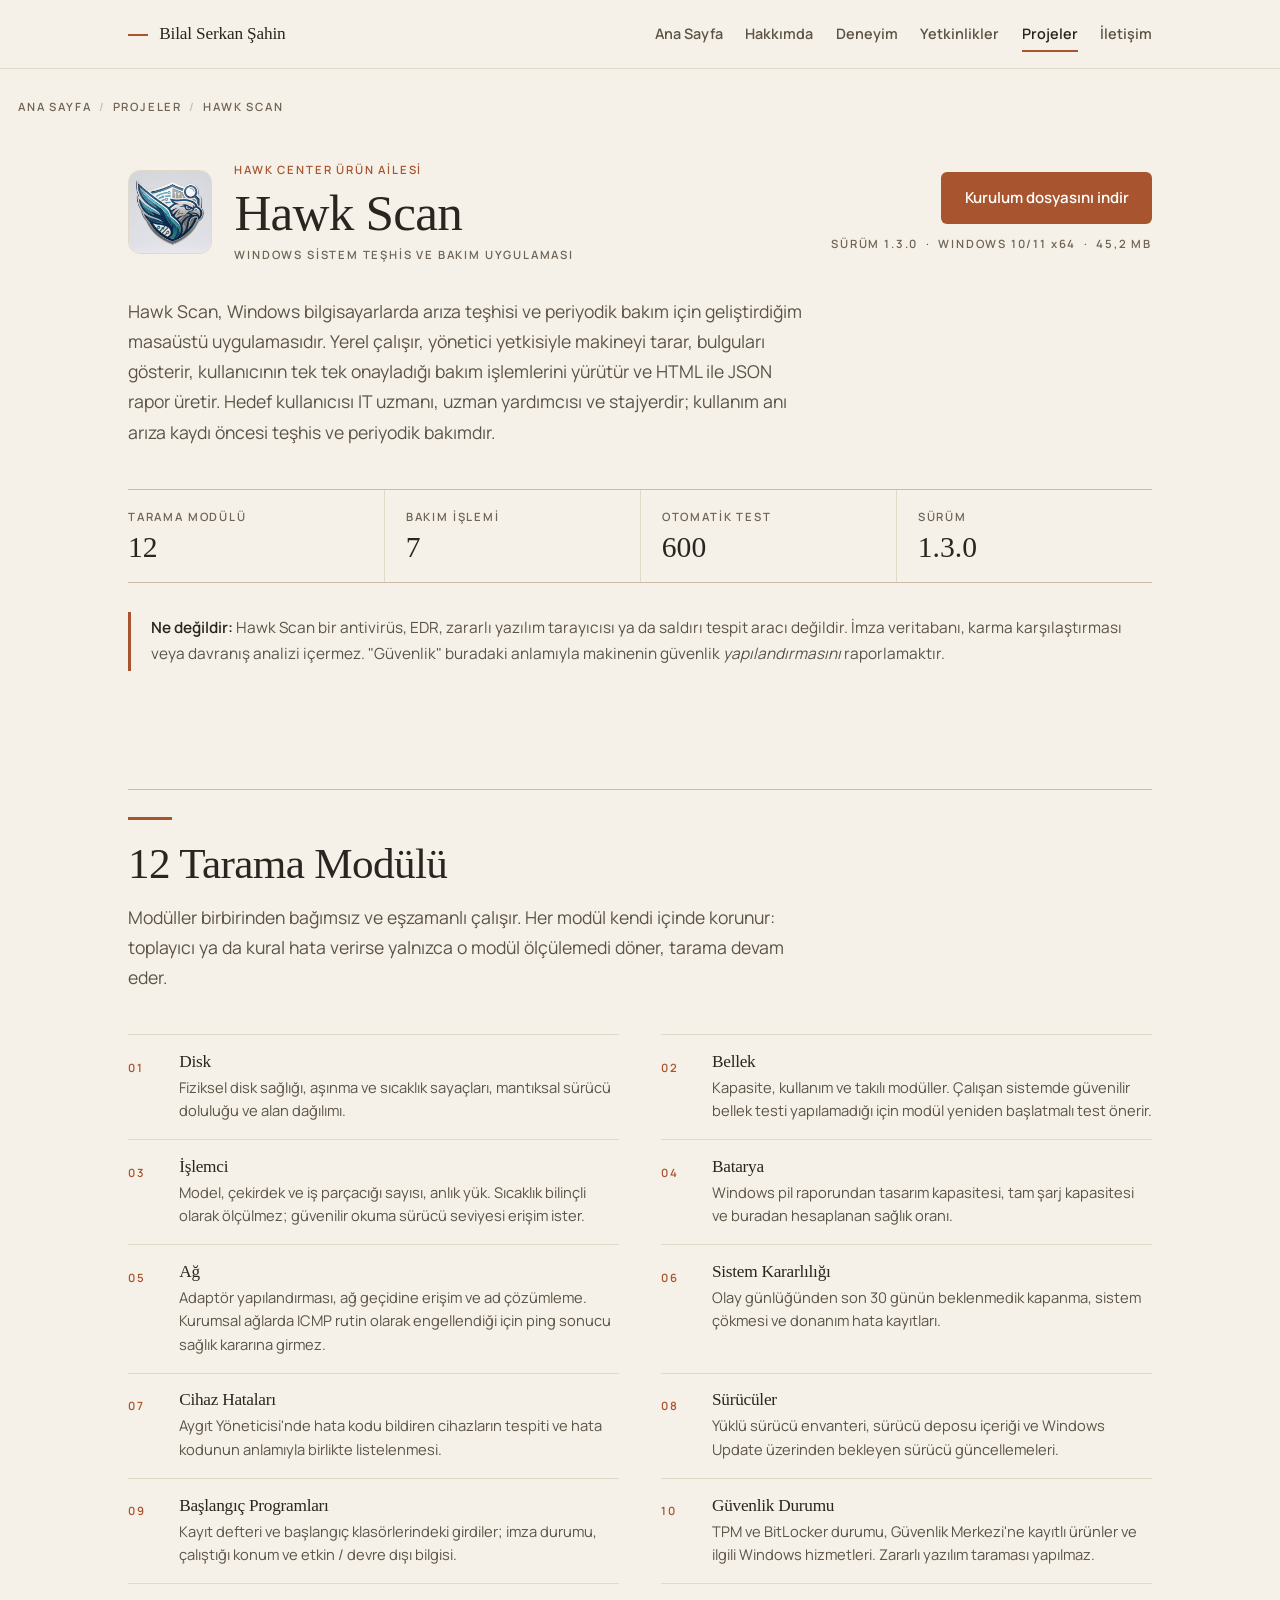
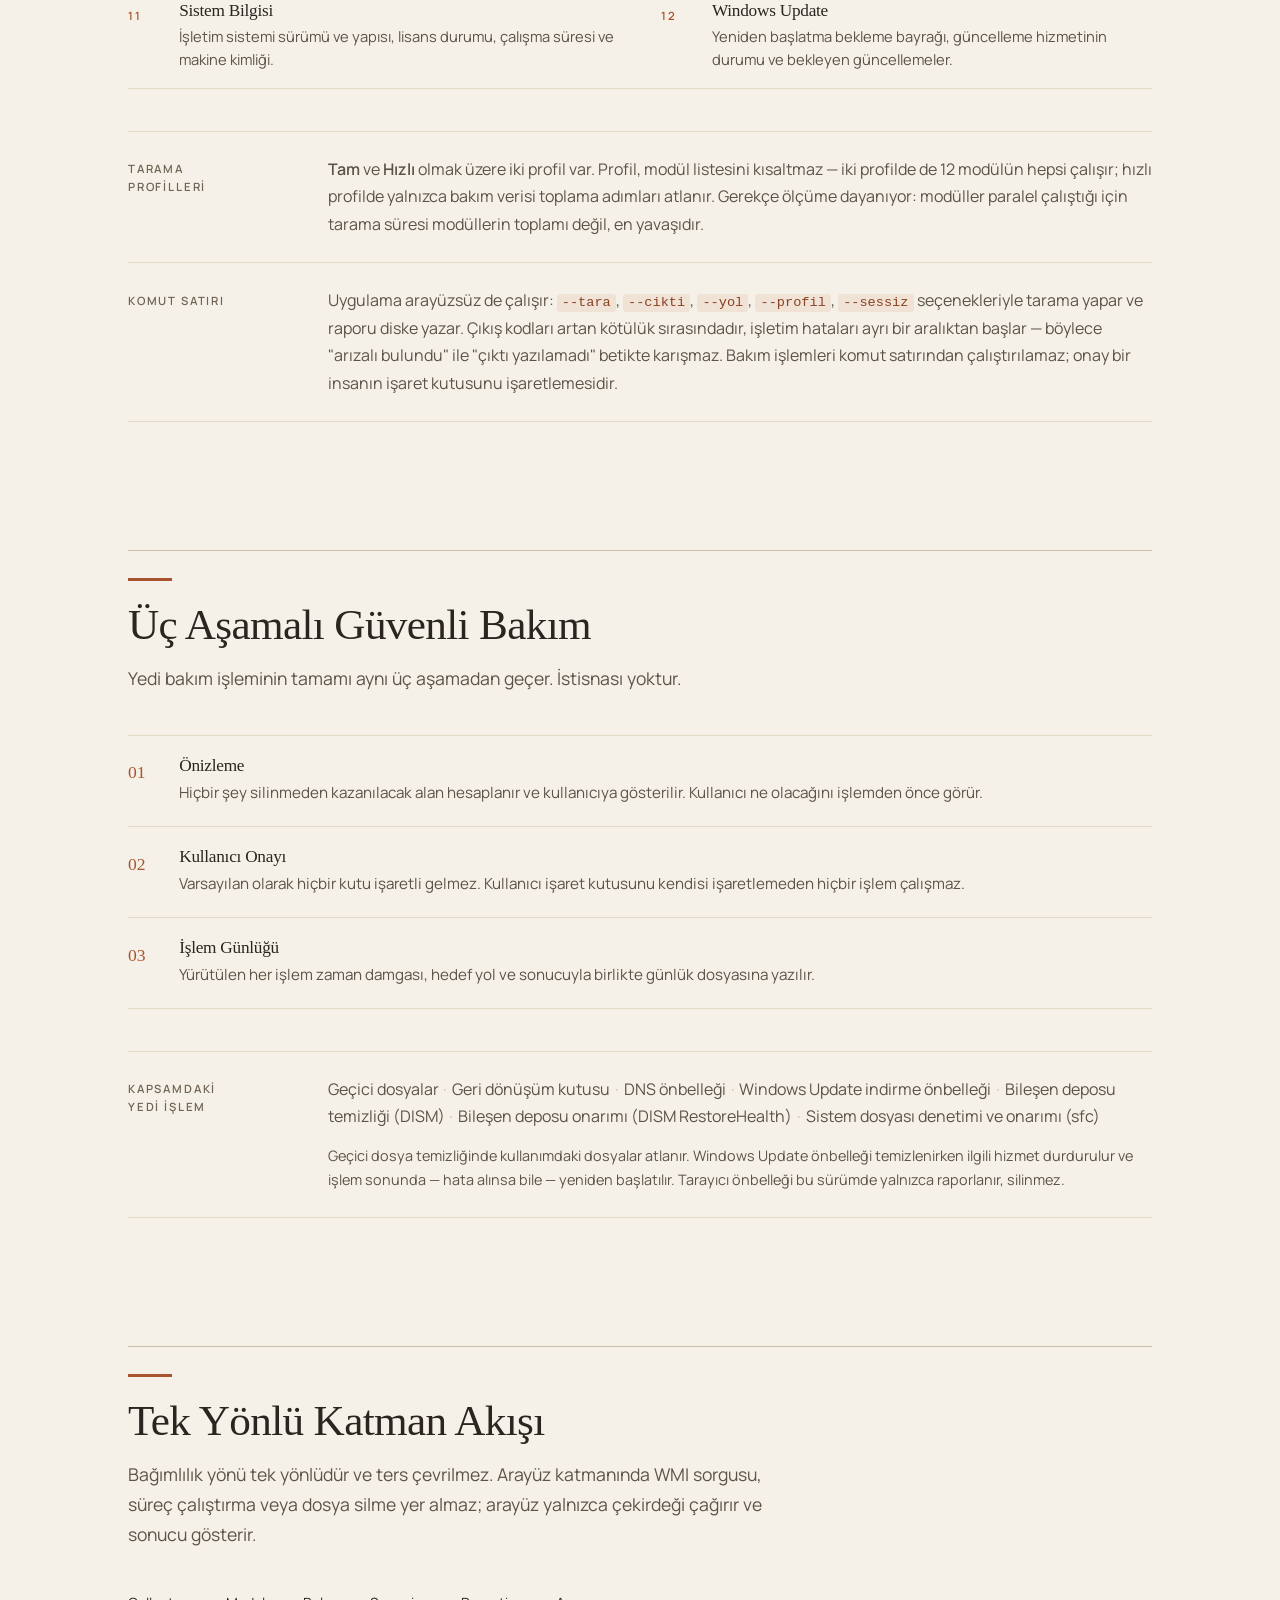
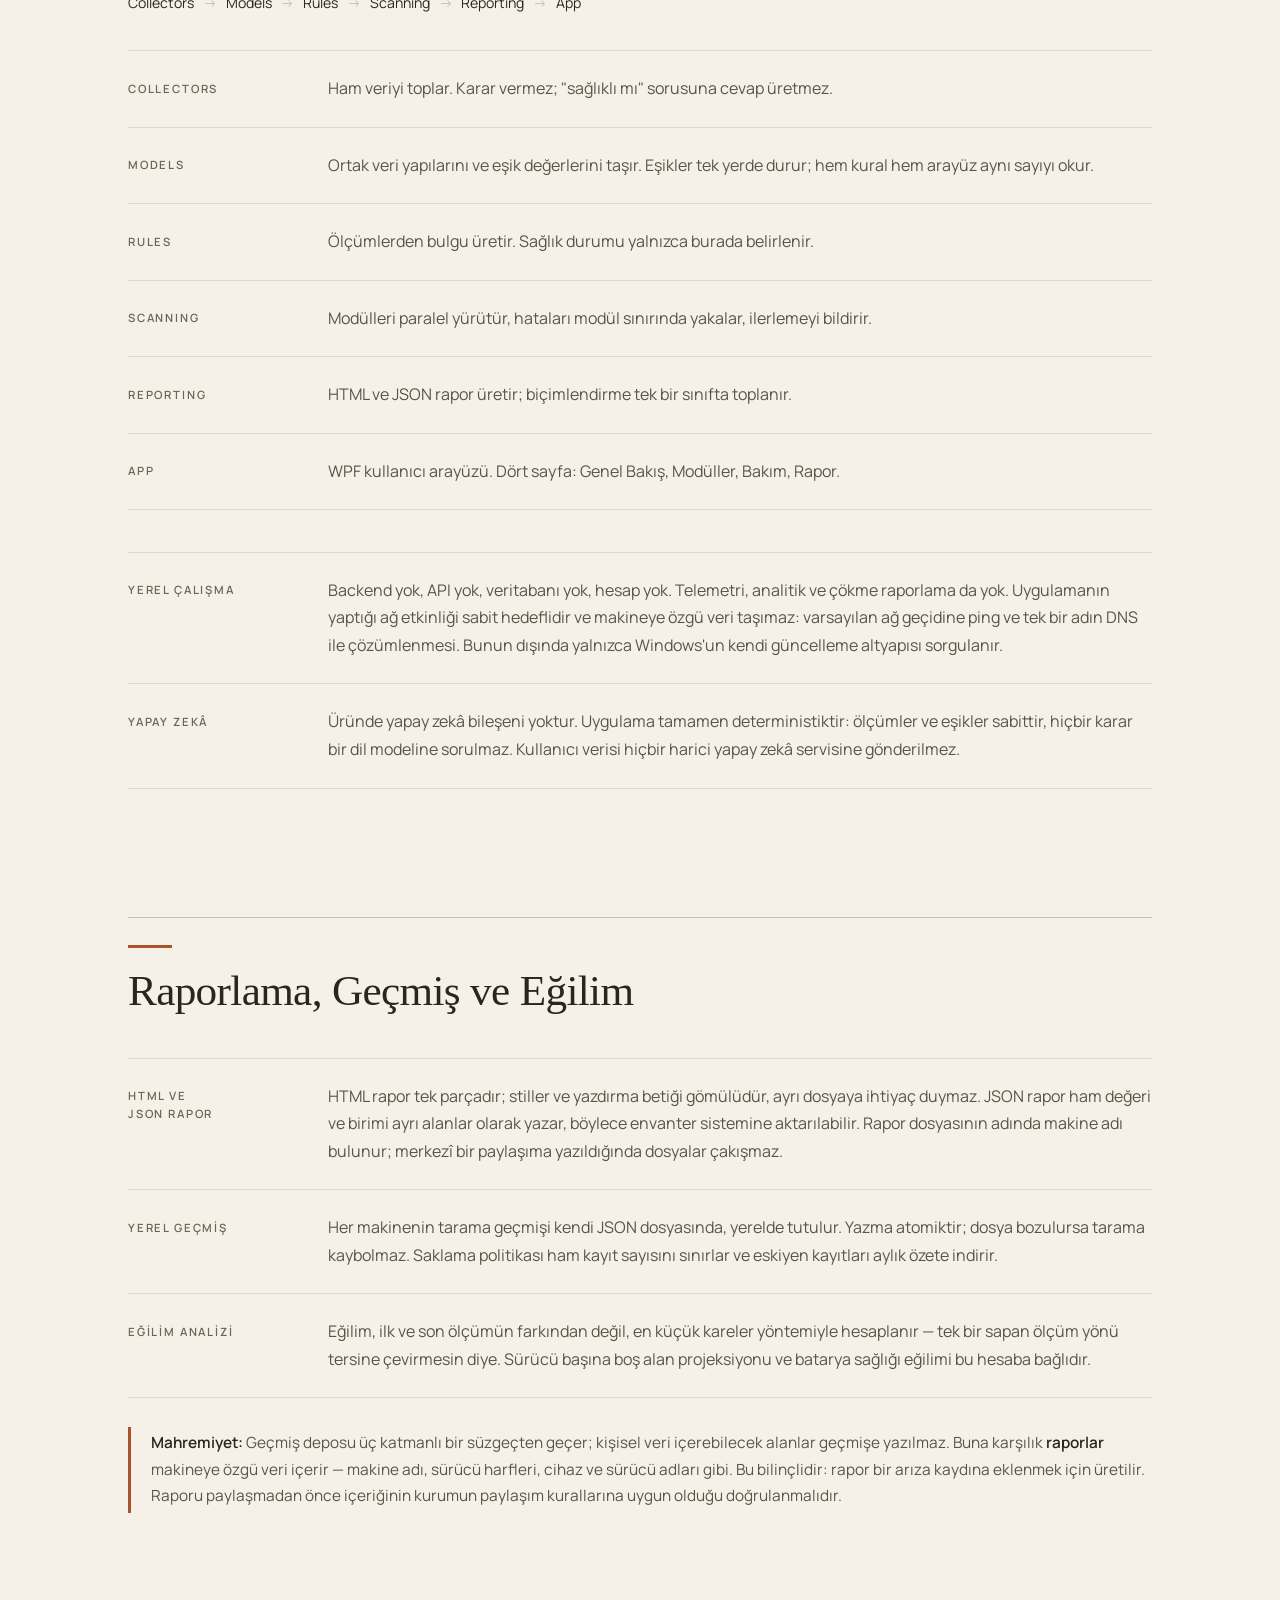
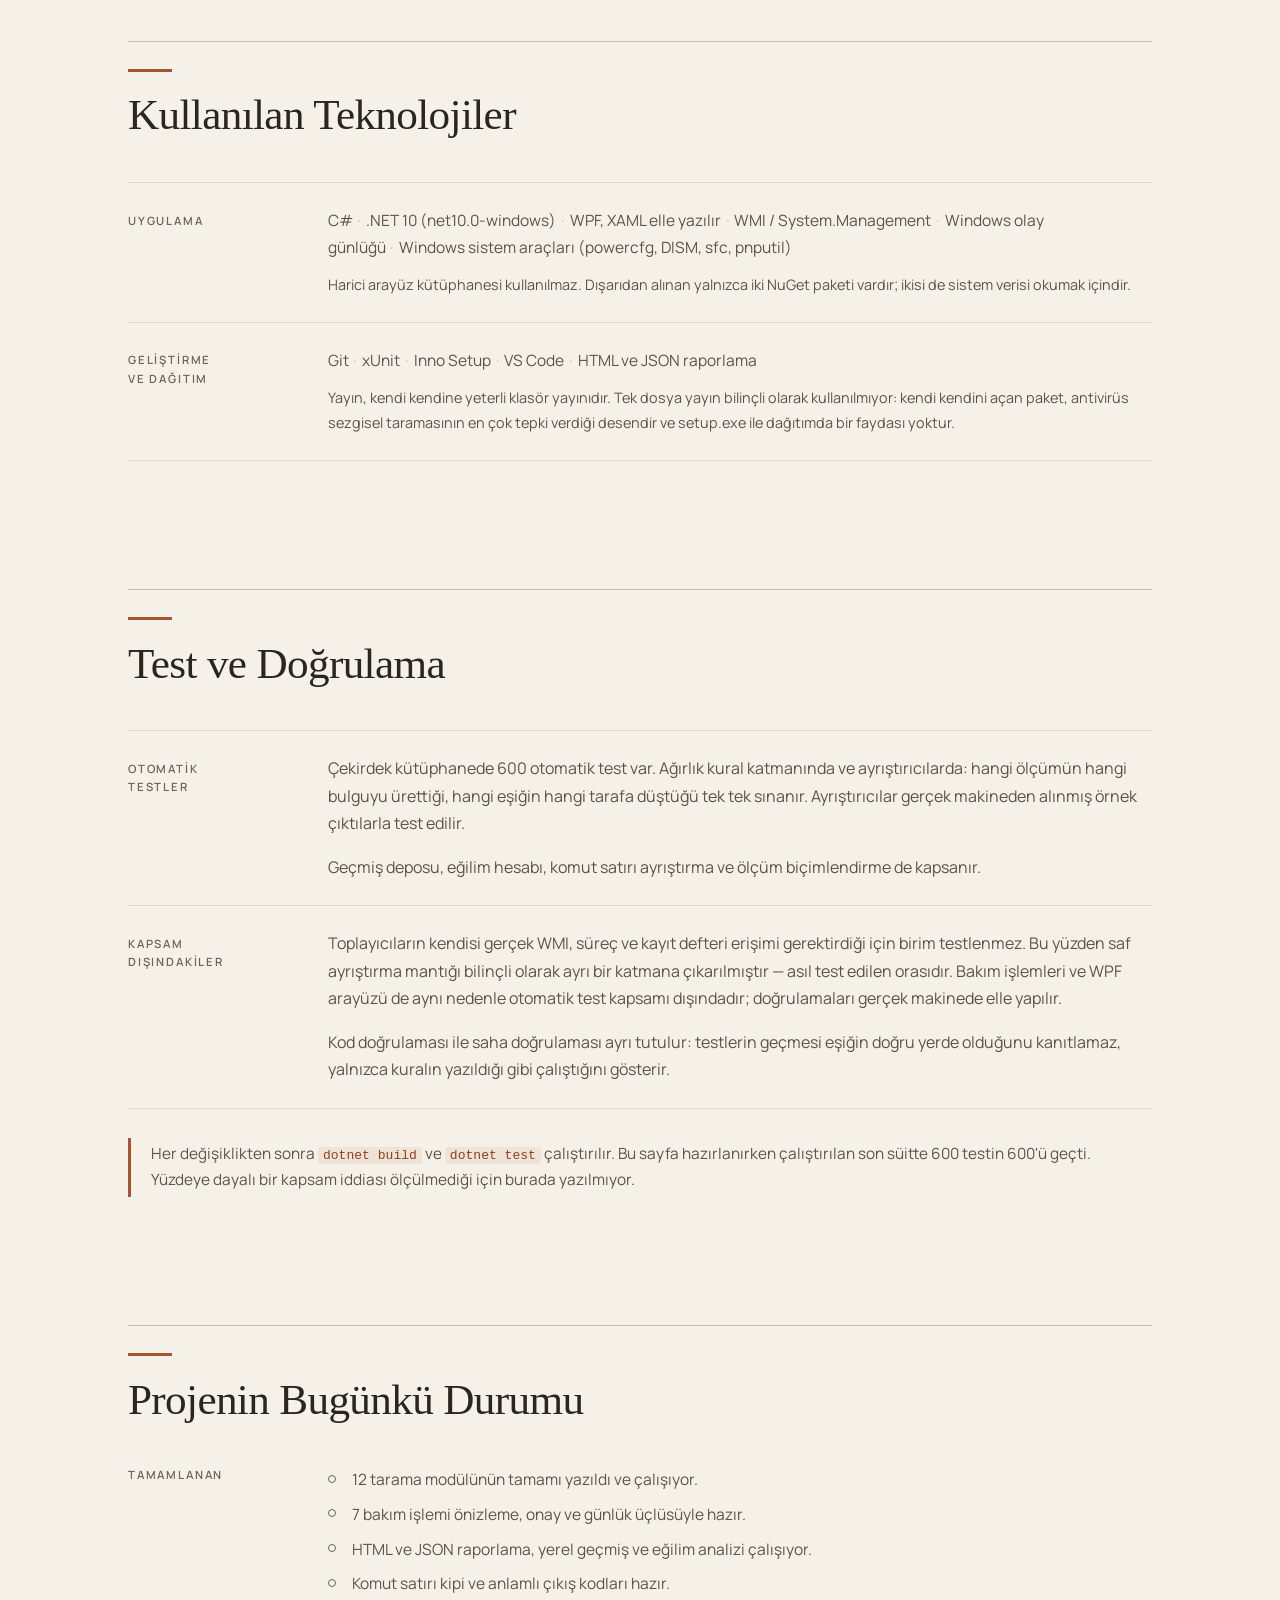
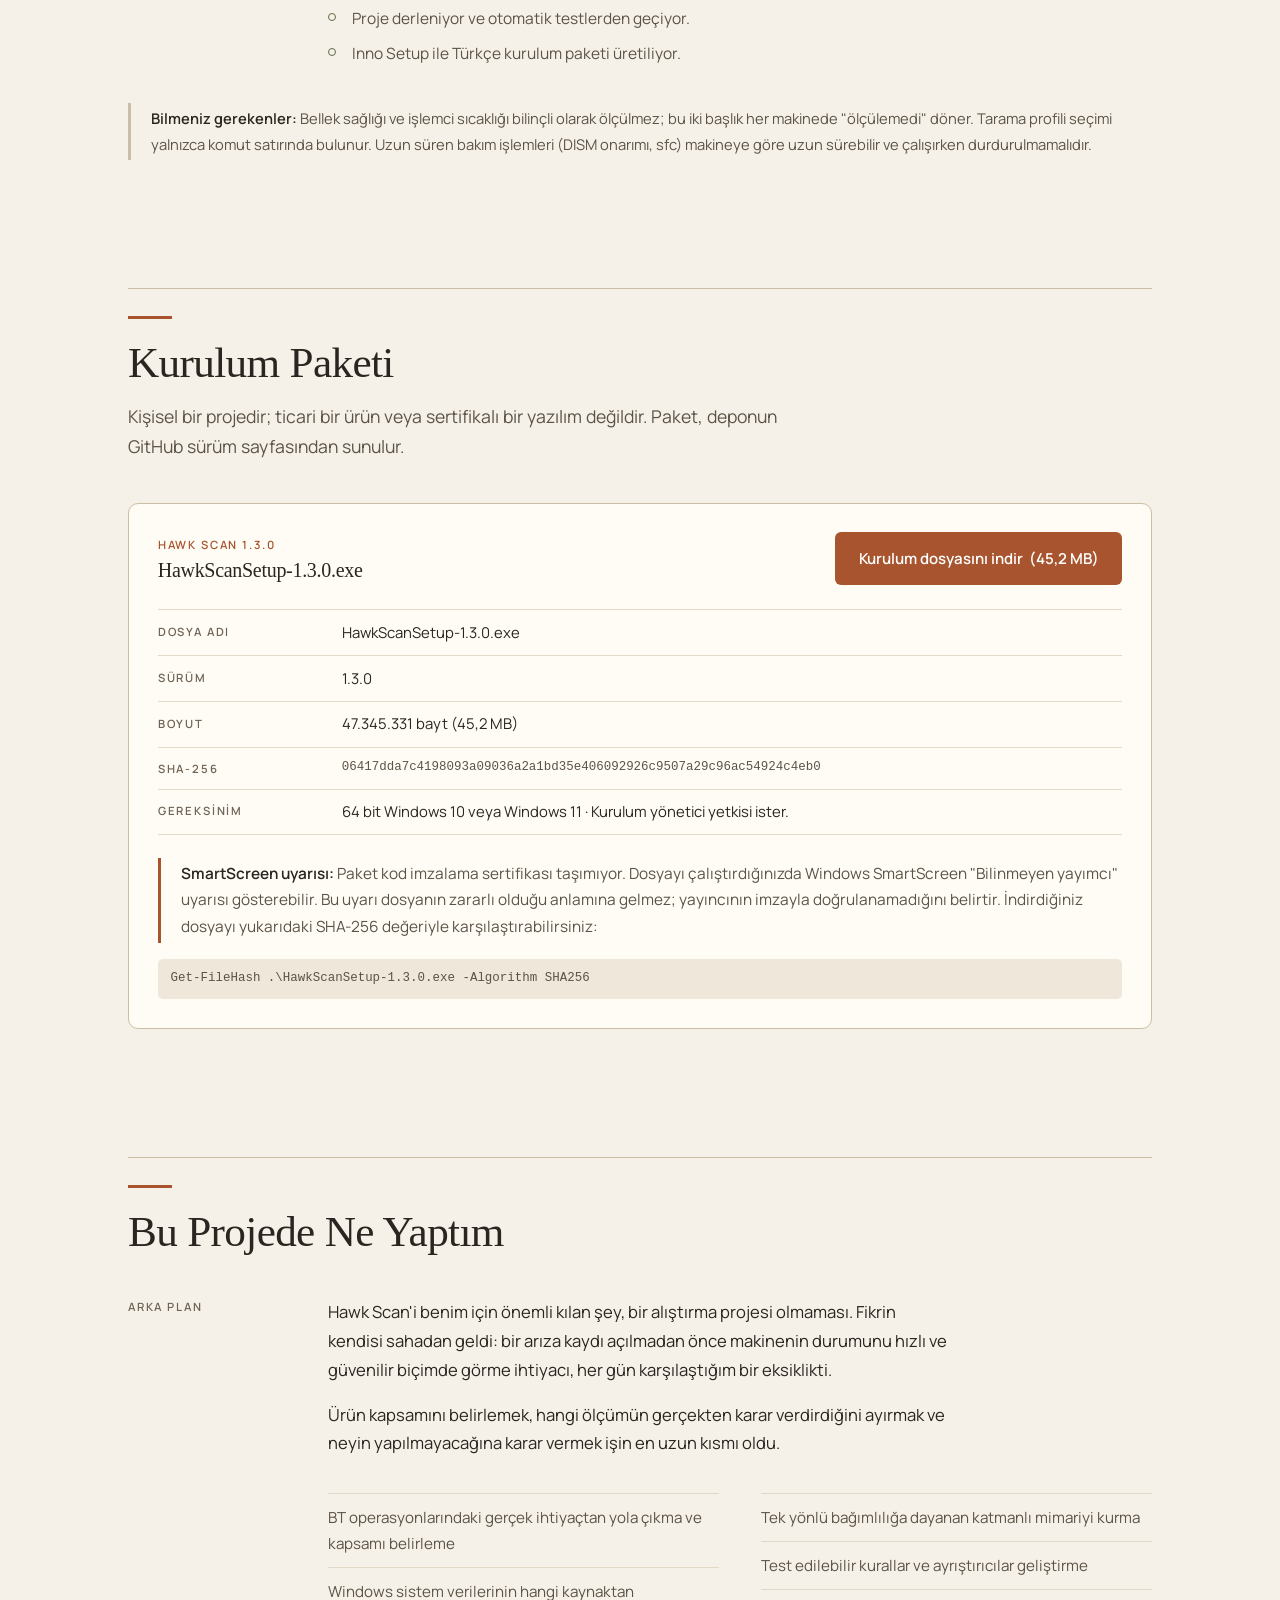
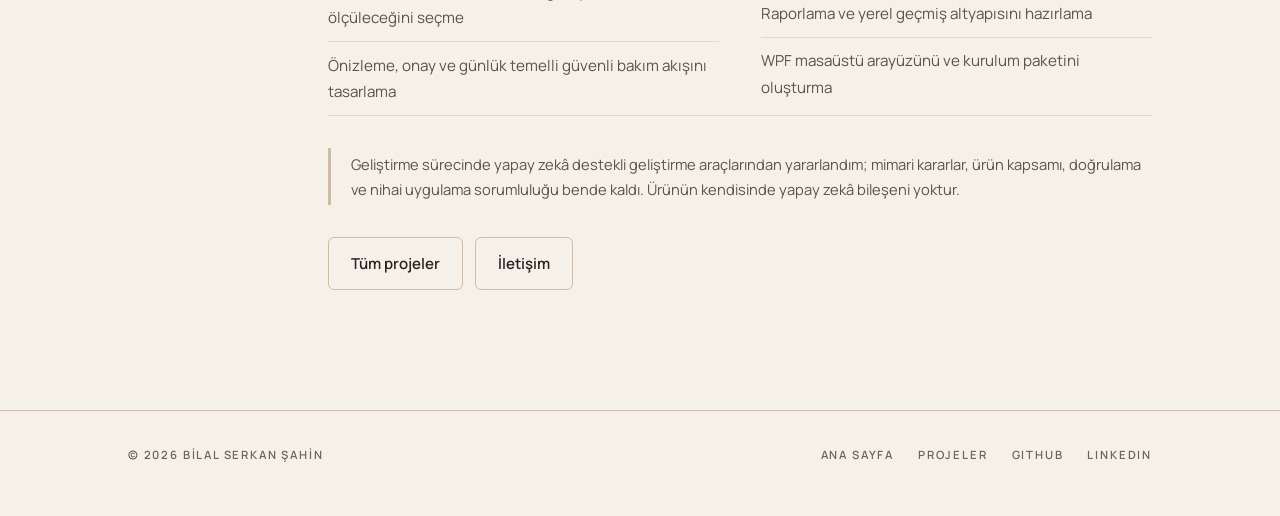
<file: projects/hawk-scan/index.html>
<!DOCTYPE html>
<html lang="tr">
<head>
<meta charset="utf-8">
<meta name="viewport" content="width=device-width, initial-scale=1">

<title>Hawk Scan | Windows Sistem Teşhis ve Bakım Uygulaması</title>
<meta name="description" content="Windows bilgisayarlar için yerel çalışan, WPF/.NET tabanlı arıza teşhis ve kontrollü bakım uygulaması. 12 tarama modülü, 7 onaylı bakım işlemi, HTML ve JSON raporlama.">
<link rel="canonical" href="https://bserkansahin.github.io/projects/hawk-scan/">

<meta property="og:type" content="article">
<meta property="og:locale" content="tr_TR">
<meta property="og:site_name" content="Bilal Serkan Şahin">
<meta property="og:url" content="https://bserkansahin.github.io/projects/hawk-scan/">
<meta property="og:title" content="Hawk Scan | Windows Sistem Teşhis ve Bakım Uygulaması">
<meta property="og:description" content="Windows bilgisayarlar için yerel çalışan, WPF/.NET tabanlı arıza teşhis ve kontrollü bakım uygulaması. 12 tarama modülü, 7 onaylı bakım işlemi, HTML ve JSON raporlama.">
<meta property="og:image" content="https://bserkansahin.github.io/assets/images/og-hawk-scan.png">
<meta property="og:image:width" content="1200">
<meta property="og:image:height" content="630">
<meta property="og:image:alt" content="Hawk Scan — Hawk Center ürün ailesi">

<meta name="twitter:card" content="summary_large_image">
<meta name="twitter:title" content="Hawk Scan | Windows Sistem Teşhis ve Bakım Uygulaması">
<meta name="twitter:description" content="Windows bilgisayarlar için yerel çalışan, WPF/.NET tabanlı arıza teşhis ve kontrollü bakım uygulaması.">
<meta name="twitter:image" content="https://bserkansahin.github.io/assets/images/og-hawk-scan.png">

<meta name="robots" content="index, follow">
<meta name="theme-color" content="#F6F1E8">

<link rel="icon" href="/assets/icons/favicon.svg" type="image/svg+xml">
<link rel="icon" href="/assets/icons/favicon-32.png" sizes="32x32" type="image/png">
<link rel="apple-touch-icon" href="/assets/icons/apple-touch-icon.png">

<link rel="stylesheet" href="/assets/css/main.css">
</head>

<body>
<a class="skip-link" href="#icerik">İçeriğe geç</a>

<header class="site-header">
  <div class="wrap site-header__inner">
    <a class="brand" href="/"><span class="brand__rule" aria-hidden="true"></span>Bilal Serkan Şahin</a>

    <button class="nav-toggle" type="button" aria-expanded="false" aria-controls="ana-gezinme">
      <span class="nav-toggle__bars" aria-hidden="true"><span></span><span></span><span></span></span>
      MENÜ
    </button>

    <nav class="nav" id="ana-gezinme" aria-label="Ana gezinme">
      <a href="/">Ana Sayfa</a>
      <a href="/#hakkimda">Hakkımda</a>
      <a href="/#deneyim">Deneyim</a>
      <a href="/#yetkinlikler">Yetkinlikler</a>
      <a href="/projects/" aria-current="page">Projeler</a>
      <a href="/#iletisim">İletişim</a>
    </nav>
  </div>
</header>

<nav class="breadcrumb wrap label" aria-label="Site yolu">
  <ol>
    <li><a href="/">ANA SAYFA</a></li>
    <li><a href="/projects/">PROJELER</a></li>
    <li>HAWK SCAN</li>
  </ol>
</nav>

<main id="icerik">

  <!-- =================================================================
       PROJE BAŞLIĞI
       ================================================================= -->
  <section class="project-hero">
    <div class="wrap">
      <div class="project-hero__head">
        <div class="project-hero__ident">
          <div class="project-hero__logo">
            <img src="/assets/images/hawk-scan-logo.jpg" width="84" height="84"
                 alt="Hawk Scan logosu: kalkan biçimli, şahin başı ve devre hatları taşıyan amblem"
                 decoding="async">
          </div>
          <div>
            <p class="label label--accent">HAWK CENTER ÜRÜN AİLESİ</p>
            <h1>Hawk Scan</h1>
            <p class="label">WINDOWS SİSTEM TEŞHİS VE BAKIM UYGULAMASI</p>
          </div>
        </div>

        <!-- Doğrudan GitHub Release eklentisine bağlıdır. Bilinçli olarak
             download özniteliği ve target="_blank" yoktur; GitHub dosyayı
             zaten indirme olarak sunar ve indirme aynı sekmede başlar. -->
        <div class="project-hero__cta">
          <a class="btn btn--primary" href="https://github.com/bserkansahin/bserkansahin.github.io/releases/download/v1.3.0/HawkScanSetup-1.3.0.exe">Kurulum dosyasını indir</a>
          <p class="label">SÜRÜM 1.3.0 &nbsp;·&nbsp; WINDOWS 10/11 x64 &nbsp;·&nbsp; 45,2 MB</p>
        </div>
      </div>

      <p class="lead">
        Hawk Scan, Windows bilgisayarlarda arıza teşhisi ve periyodik bakım için
        geliştirdiğim masaüstü uygulamasıdır. Yerel çalışır, yönetici yetkisiyle
        makineyi tarar, bulguları gösterir, kullanıcının tek tek onayladığı bakım
        işlemlerini yürütür ve HTML ile JSON rapor üretir. Hedef kullanıcısı IT
        uzmanı, uzman yardımcısı ve stajyerdir; kullanım anı arıza kaydı öncesi
        teşhis ve periyodik bakımdır.
      </p>

      <dl class="figures">
        <div>
          <dt class="label">TARAMA MODÜLÜ</dt>
          <dd>12</dd>
        </div>
        <div>
          <dt class="label">BAKIM İŞLEMİ</dt>
          <dd>7</dd>
        </div>
        <div>
          <dt class="label">OTOMATİK TEST</dt>
          <dd>600</dd>
        </div>
        <div>
          <dt class="label">SÜRÜM</dt>
          <dd>1.3.0</dd>
        </div>
      </dl>

      <p class="note" style="margin-top:1.8rem">
        <strong>Ne değildir:</strong> Hawk Scan bir antivirüs, EDR, zararlı
        yazılım tarayıcısı ya da saldırı tespit aracı değildir. İmza veritabanı,
        karma karşılaştırması veya davranış analizi içermez. "Güvenlik" buradaki
        anlamıyla makinenin güvenlik <em>yapılandırmasını</em> raporlamaktır.
      </p>
    </div>
  </section>

  <!-- =================================================================
       TARAMA MODÜLLERİ
       ================================================================= -->
  <section class="section">
    <div class="wrap">
      <header class="section__head">
        <span class="section__mark" aria-hidden="true"></span>
        <h2>12 Tarama Modülü</h2>
          <p class="lead">
            Modüller birbirinden bağımsız ve eşzamanlı çalışır. Her modül kendi
            içinde korunur: toplayıcı ya da kural hata verirse yalnızca o modül
            ölçülemedi döner, tarama devam eder.
          </p>
      </header>

      <ol class="modules">
        <li>
          <span class="label">01</span>
          <div>
            <h3>Disk</h3>
            <p>Fiziksel disk sağlığı, aşınma ve sıcaklık sayaçları, mantıksal sürücü doluluğu ve alan dağılımı.</p>
          </div>
        </li>
        <li>
          <span class="label">02</span>
          <div>
            <h3>Bellek</h3>
            <p>Kapasite, kullanım ve takılı modüller. Çalışan sistemde güvenilir bellek testi yapılamadığı için modül yeniden başlatmalı test önerir.</p>
          </div>
        </li>
        <li>
          <span class="label">03</span>
          <div>
            <h3>İşlemci</h3>
            <p>Model, çekirdek ve iş parçacığı sayısı, anlık yük. Sıcaklık bilinçli olarak ölçülmez; güvenilir okuma sürücü seviyesi erişim ister.</p>
          </div>
        </li>
        <li>
          <span class="label">04</span>
          <div>
            <h3>Batarya</h3>
            <p>Windows pil raporundan tasarım kapasitesi, tam şarj kapasitesi ve buradan hesaplanan sağlık oranı.</p>
          </div>
        </li>
        <li>
          <span class="label">05</span>
          <div>
            <h3>Ağ</h3>
            <p>Adaptör yapılandırması, ağ geçidine erişim ve ad çözümleme. Kurumsal ağlarda ICMP rutin olarak engellendiği için ping sonucu sağlık kararına girmez.</p>
          </div>
        </li>
        <li>
          <span class="label">06</span>
          <div>
            <h3>Sistem Kararlılığı</h3>
            <p>Olay günlüğünden son 30 günün beklenmedik kapanma, sistem çökmesi ve donanım hata kayıtları.</p>
          </div>
        </li>
        <li>
          <span class="label">07</span>
          <div>
            <h3>Cihaz Hataları</h3>
            <p>Aygıt Yöneticisi'nde hata kodu bildiren cihazların tespiti ve hata kodunun anlamıyla birlikte listelenmesi.</p>
          </div>
        </li>
        <li>
          <span class="label">08</span>
          <div>
            <h3>Sürücüler</h3>
            <p>Yüklü sürücü envanteri, sürücü deposu içeriği ve Windows Update üzerinden bekleyen sürücü güncellemeleri.</p>
          </div>
        </li>
        <li>
          <span class="label">09</span>
          <div>
            <h3>Başlangıç Programları</h3>
            <p>Kayıt defteri ve başlangıç klasörlerindeki girdiler; imza durumu, çalıştığı konum ve etkin / devre dışı bilgisi.</p>
          </div>
        </li>
        <li>
          <span class="label">10</span>
          <div>
            <h3>Güvenlik Durumu</h3>
            <p>TPM ve BitLocker durumu, Güvenlik Merkezi'ne kayıtlı ürünler ve ilgili Windows hizmetleri. Zararlı yazılım taraması yapılmaz.</p>
          </div>
        </li>
        <li>
          <span class="label">11</span>
          <div>
            <h3>Sistem Bilgisi</h3>
            <p>İşletim sistemi sürümü ve yapısı, lisans durumu, çalışma süresi ve makine kimliği.</p>
          </div>
        </li>
        <li>
          <span class="label">12</span>
          <div>
            <h3>Windows Update</h3>
            <p>Yeniden başlatma bekleme bayrağı, güncelleme hizmetinin durumu ve bekleyen güncellemeler.</p>
          </div>
        </li>
      </ol>

      <div class="rows" style="margin-top:2.6rem">
        <div class="row grid2">
          <p class="label row__label">TARAMA<br>PROFİLLERİ</p>
          <p class="row__body muted" style="margin:0">
            <strong>Tam</strong> ve <strong>Hızlı</strong> olmak üzere iki profil
            var. Profil, modül listesini kısaltmaz — iki profilde de 12 modülün
            hepsi çalışır; hızlı profilde yalnızca bakım verisi toplama adımları
            atlanır. Gerekçe ölçüme dayanıyor: modüller paralel çalıştığı için
            tarama süresi modüllerin toplamı değil, en yavaşıdır.
          </p>
        </div>

        <div class="row grid2">
          <p class="label row__label">KOMUT SATIRI</p>
          <p class="row__body muted" style="margin:0">
            Uygulama arayüzsüz de çalışır: <code>--tara</code>,
            <code>--cikti</code>, <code>--yol</code>, <code>--profil</code>,
            <code>--sessiz</code> seçenekleriyle tarama yapar ve raporu diske
            yazar. Çıkış kodları artan kötülük sırasındadır, işletim hataları
            ayrı bir aralıktan başlar — böylece "arızalı bulundu" ile "çıktı
            yazılamadı" betikte karışmaz. Bakım işlemleri komut satırından
            çalıştırılamaz; onay bir insanın işaret kutusunu işaretlemesidir.
          </p>
        </div>
      </div>
    </div>
  </section>

  <!-- =================================================================
       BAKIM
       ================================================================= -->
  <section class="section">
    <div class="wrap">
      <header class="section__head">
        <span class="section__mark" aria-hidden="true"></span>
        <h2>Üç Aşamalı Güvenli Bakım</h2>
          <p class="lead">
            Yedi bakım işleminin tamamı aynı üç aşamadan geçer. İstisnası yoktur.
          </p>
      </header>

      <ol class="steps">
        <li>
          <div>
            <h3>Önizleme</h3>
            <p>
              Hiçbir şey silinmeden kazanılacak alan hesaplanır ve kullanıcıya
              gösterilir. Kullanıcı ne olacağını işlemden önce görür.
            </p>
          </div>
        </li>
        <li>
          <div>
            <h3>Kullanıcı Onayı</h3>
            <p>
              Varsayılan olarak hiçbir kutu işaretli gelmez. Kullanıcı işaret
              kutusunu kendisi işaretlemeden hiçbir işlem çalışmaz.
            </p>
          </div>
        </li>
        <li>
          <div>
            <h3>İşlem Günlüğü</h3>
            <p>
              Yürütülen her işlem zaman damgası, hedef yol ve sonucuyla birlikte
              günlük dosyasına yazılır.
            </p>
          </div>
        </li>
      </ol>

      <div class="rows" style="margin-top:2.6rem">
        <div class="row grid2">
          <p class="label row__label">KAPSAMDAKİ<br>YEDİ İŞLEM</p>
          <div class="row__body">
            <p class="muted" style="margin:0 0 .8rem">
              Geçici dosyalar<span class="sep">·</span>Geri dönüşüm kutusu<span class="sep">·</span>DNS
              önbelleği<span class="sep">·</span>Windows Update indirme önbelleği<span class="sep">·</span>Bileşen
              deposu temizliği (DISM)<span class="sep">·</span>Bileşen deposu onarımı (DISM
              RestoreHealth)<span class="sep">·</span>Sistem dosyası denetimi ve onarımı (sfc)
            </p>
            <p class="muted" style="margin:0;font-size:.9rem">
              Geçici dosya temizliğinde kullanımdaki dosyalar atlanır. Windows
              Update önbelleği temizlenirken ilgili hizmet durdurulur ve işlem
              sonunda — hata alınsa bile — yeniden başlatılır. Tarayıcı önbelleği
              bu sürümde yalnızca raporlanır, silinmez.
            </p>
          </div>
        </div>
      </div>
    </div>
  </section>

  <!-- =================================================================
       MİMARİ
       ================================================================= -->
  <section class="section">
    <div class="wrap">
      <header class="section__head">
        <span class="section__mark" aria-hidden="true"></span>
        <h2>Tek Yönlü Katman Akışı</h2>
          <p class="lead">
            Bağımlılık yönü tek yönlüdür ve ters çevrilmez. Arayüz katmanında WMI
            sorgusu, süreç çalıştırma veya dosya silme yer almaz; arayüz yalnızca
            çekirdeği çağırır ve sonucu gösterir.
          </p>
      </header>

      <ol class="pipeline" aria-label="Katman akışı: Collectors, Models, Rules, Scanning, Reporting, App">
        <li>Collectors<span class="arrow" aria-hidden="true">&#8594;</span></li>
        <li>Models<span class="arrow" aria-hidden="true">&#8594;</span></li>
        <li>Rules<span class="arrow" aria-hidden="true">&#8594;</span></li>
        <li>Scanning<span class="arrow" aria-hidden="true">&#8594;</span></li>
        <li>Reporting<span class="arrow" aria-hidden="true">&#8594;</span></li>
        <li>App<span class="arrow" aria-hidden="true">&#8594;</span></li>
      </ol>

      <div class="rows">
        <div class="row grid2">
          <p class="label row__label">COLLECTORS</p>
          <p class="row__body muted" style="margin:0">Ham veriyi toplar. Karar vermez; "sağlıklı mı" sorusuna cevap üretmez.</p>
        </div>
        <div class="row grid2">
          <p class="label row__label">MODELS</p>
          <p class="row__body muted" style="margin:0">Ortak veri yapılarını ve eşik değerlerini taşır. Eşikler tek yerde durur; hem kural hem arayüz aynı sayıyı okur.</p>
        </div>
        <div class="row grid2">
          <p class="label row__label">RULES</p>
          <p class="row__body muted" style="margin:0">Ölçümlerden bulgu üretir. Sağlık durumu yalnızca burada belirlenir.</p>
        </div>
        <div class="row grid2">
          <p class="label row__label">SCANNING</p>
          <p class="row__body muted" style="margin:0">Modülleri paralel yürütür, hataları modül sınırında yakalar, ilerlemeyi bildirir.</p>
        </div>
        <div class="row grid2">
          <p class="label row__label">REPORTING</p>
          <p class="row__body muted" style="margin:0">HTML ve JSON rapor üretir; biçimlendirme tek bir sınıfta toplanır.</p>
        </div>
        <div class="row grid2">
          <p class="label row__label">APP</p>
          <p class="row__body muted" style="margin:0">WPF kullanıcı arayüzü. Dört sayfa: Genel Bakış, Modüller, Bakım, Rapor.</p>
        </div>
      </div>

      <div class="rows" style="margin-top:2.6rem">
        <div class="row grid2">
          <p class="label row__label">YEREL ÇALIŞMA</p>
          <p class="row__body muted" style="margin:0">
            Backend yok, API yok, veritabanı yok, hesap yok. Telemetri, analitik
            ve çökme raporlama da yok. Uygulamanın yaptığı ağ etkinliği sabit
            hedeflidir ve makineye özgü veri taşımaz: varsayılan ağ geçidine ping
            ve tek bir adın DNS ile çözümlenmesi. Bunun dışında yalnızca
            Windows'un kendi güncelleme altyapısı sorgulanır.
          </p>
        </div>
        <div class="row grid2">
          <p class="label row__label">YAPAY ZEKÂ</p>
          <p class="row__body muted" style="margin:0">
            Üründe yapay zekâ bileşeni yoktur. Uygulama tamamen deterministiktir:
            ölçümler ve eşikler sabittir, hiçbir karar bir dil modeline sorulmaz.
            Kullanıcı verisi hiçbir harici yapay zekâ servisine gönderilmez.
          </p>
        </div>
      </div>
    </div>
  </section>

  <!-- =================================================================
       RAPORLAMA VE GEÇMİŞ
       ================================================================= -->
  <section class="section">
    <div class="wrap">
      <header class="section__head">
        <span class="section__mark" aria-hidden="true"></span>
        <h2>Raporlama, Geçmiş ve Eğilim</h2>
      </header>

      <div class="rows">
        <div class="row grid2">
          <p class="label row__label">HTML VE<br>JSON RAPOR</p>
          <p class="row__body muted" style="margin:0">
            HTML rapor tek parçadır; stiller ve yazdırma betiği gömülüdür, ayrı
            dosyaya ihtiyaç duymaz. JSON rapor ham değeri ve birimi ayrı alanlar
            olarak yazar, böylece envanter sistemine aktarılabilir. Rapor
            dosyasının adında makine adı bulunur; merkezî bir paylaşıma
            yazıldığında dosyalar çakışmaz.
          </p>
        </div>
        <div class="row grid2">
          <p class="label row__label">YEREL GEÇMİŞ</p>
          <p class="row__body muted" style="margin:0">
            Her makinenin tarama geçmişi kendi JSON dosyasında, yerelde tutulur.
            Yazma atomiktir; dosya bozulursa tarama kaybolmaz. Saklama politikası
            ham kayıt sayısını sınırlar ve eskiyen kayıtları aylık özete indirir.
          </p>
        </div>
        <div class="row grid2">
          <p class="label row__label">EĞİLİM ANALİZİ</p>
          <p class="row__body muted" style="margin:0">
            Eğilim, ilk ve son ölçümün farkından değil, en küçük kareler
            yöntemiyle hesaplanır — tek bir sapan ölçüm yönü tersine çevirmesin
            diye. Sürücü başına boş alan projeksiyonu ve batarya sağlığı eğilimi
            bu hesaba bağlıdır.
          </p>
        </div>
      </div>

      <p class="note" style="margin-top:1.8rem">
        <strong>Mahremiyet:</strong> Geçmiş deposu üç katmanlı bir süzgeçten
        geçer; kişisel veri içerebilecek alanlar geçmişe yazılmaz. Buna karşılık
        <strong>raporlar</strong> makineye özgü veri içerir — makine adı, sürücü
        harfleri, cihaz ve sürücü adları gibi. Bu bilinçlidir: rapor bir arıza
        kaydına eklenmek için üretilir. Raporu paylaşmadan önce içeriğinin
        kurumun paylaşım kurallarına uygun olduğu doğrulanmalıdır.
      </p>
    </div>
  </section>

  <!--
    ======================================================================
    EKRAN GÖRÜNTÜLERİ — HENÜZ YAYIMLANMIYOR
    ======================================================================
    Depodaki mevcut arayüz görüntüleri (build/onizleme/*.png) gerçek bir
    makinenin verisiyle üretilmiştir ve bilgisayar adı, yerel IP adresi,
    disk seri numarası gibi bilgiler içerir. Maskelenmeden siteye
    eklenemez. Ayrıntılar CONTENT-TODO.md içindedir.

    Görüntüler hazır olduğunda bu yorum kaldırılır ve aşağıdaki iskelet
    kullanılır:

    <section class="section">
      <div class="wrap">
        <header class="section__head">
          <span class="section__mark" aria-hidden="true"></span>
          <h2>Ekran Görüntüleri</h2>
        </header>
        <figure style="margin:0">
          <img src="/assets/images/hawk-scan-genel-bakis.webp" width="1180" height="760"
               alt="Hawk Scan Genel Bakis sayfasi: tarama ozeti ve modul sayilari"
               loading="lazy" decoding="async">
          <figcaption class="label">GENEL BAKIŞ — TARAMA SONRASI ÖZET</figcaption>
        </figure>
      </div>
    </section>
  -->

  <!-- =================================================================
       TEKNOLOJİ
       ================================================================= -->
  <section class="section">
    <div class="wrap">
      <header class="section__head">
        <span class="section__mark" aria-hidden="true"></span>
        <h2>Kullanılan Teknolojiler</h2>
      </header>

      <div class="rows">
        <div class="row grid2">
          <p class="label row__label">UYGULAMA</p>
          <div class="row__body">
            <p class="items" style="margin:0 0 .8rem">
              C#<span class="sep">·</span>.NET 10 (net10.0-windows)<span class="sep">·</span>WPF,
              XAML elle yazılır<span class="sep">·</span>WMI / System.Management<span class="sep">·</span>Windows
              olay günlüğü<span class="sep">·</span>Windows sistem araçları (powercfg, DISM, sfc, pnputil)
            </p>
            <p class="muted" style="margin:0;font-size:.9rem">
              Harici arayüz kütüphanesi kullanılmaz. Dışarıdan alınan yalnızca
              iki NuGet paketi vardır; ikisi de sistem verisi okumak içindir.
            </p>
          </div>
        </div>

        <div class="row grid2">
          <p class="label row__label">GELİŞTİRME<br>VE DAĞITIM</p>
          <div class="row__body">
            <p class="items" style="margin:0 0 .8rem">
              Git<span class="sep">·</span>xUnit<span class="sep">·</span>Inno Setup<span class="sep">·</span>VS
              Code<span class="sep">·</span>HTML ve JSON raporlama
            </p>
            <p class="muted" style="margin:0;font-size:.9rem">
              Yayın, kendi kendine yeterli klasör yayınıdır. Tek dosya yayın
              bilinçli olarak kullanılmıyor: kendi kendini açan paket, antivirüs
              sezgisel taramasının en çok tepki verdiği desendir ve setup.exe ile
              dağıtımda bir faydası yoktur.
            </p>
          </div>
        </div>
      </div>
    </div>
  </section>

  <!-- =================================================================
       TEST VE KALİTE
       ================================================================= -->
  <section class="section">
    <div class="wrap">
      <header class="section__head">
        <span class="section__mark" aria-hidden="true"></span>
        <h2>Test ve Doğrulama</h2>
      </header>

      <div class="rows">
        <div class="row grid2">
          <p class="label row__label">OTOMATİK<br>TESTLER</p>
          <div class="row__body">
            <p class="muted">
              Çekirdek kütüphanede 600 otomatik test var. Ağırlık kural
              katmanında ve ayrıştırıcılarda: hangi ölçümün hangi bulguyu
              ürettiği, hangi eşiğin hangi tarafa düştüğü tek tek sınanır.
              Ayrıştırıcılar gerçek makineden alınmış örnek çıktılarla test
              edilir.
            </p>
            <p class="muted" style="margin:0">
              Geçmiş deposu, eğilim hesabı, komut satırı ayrıştırma ve ölçüm
              biçimlendirme de kapsanır.
            </p>
          </div>
        </div>

        <div class="row grid2">
          <p class="label row__label">KAPSAM<br>DIŞINDAKİLER</p>
          <div class="row__body">
            <p class="muted">
              Toplayıcıların kendisi gerçek WMI, süreç ve kayıt defteri erişimi
              gerektirdiği için birim testlenmez. Bu yüzden saf ayrıştırma
              mantığı bilinçli olarak ayrı bir katmana çıkarılmıştır — asıl test
              edilen orasıdır. Bakım işlemleri ve WPF arayüzü de aynı nedenle
              otomatik test kapsamı dışındadır; doğrulamaları gerçek makinede
              elle yapılır.
            </p>
            <p class="muted" style="margin:0">
              Kod doğrulaması ile saha doğrulaması ayrı tutulur: testlerin
              geçmesi eşiğin doğru yerde olduğunu kanıtlamaz, yalnızca kuralın
              yazıldığı gibi çalıştığını gösterir.
            </p>
          </div>
        </div>
      </div>

      <p class="note" style="margin-top:1.8rem">
        Her değişiklikten sonra <code>dotnet build</code> ve
        <code>dotnet test</code> çalıştırılır. Bu sayfa hazırlanırken
        çalıştırılan son süitte 600 testin 600'ü geçti. Yüzdeye dayalı bir
        kapsam iddiası ölçülmediği için burada yazılmıyor.
      </p>
    </div>
  </section>

  <!-- =================================================================
       MEVCUT DURUM
       ================================================================= -->
  <section class="section">
    <div class="wrap">
      <header class="section__head">
        <span class="section__mark" aria-hidden="true"></span>
        <h2>Projenin Bugünkü Durumu</h2>
      </header>

      <div class="grid2">
        <p class="label">TAMAMLANAN</p>
        <ul class="check">
          <li>12 tarama modülünün tamamı yazıldı ve çalışıyor.</li>
          <li>7 bakım işlemi önizleme, onay ve günlük üçlüsüyle hazır.</li>
          <li>HTML ve JSON raporlama, yerel geçmiş ve eğilim analizi çalışıyor.</li>
          <li>Komut satırı kipi ve anlamlı çıkış kodları hazır.</li>
          <li>Proje derleniyor ve otomatik testlerden geçiyor.</li>
          <li>Inno Setup ile Türkçe kurulum paketi üretiliyor.</li>
        </ul>
      </div>

      <p class="note note--quiet" style="margin-top:1.8rem">
        <strong>Bilmeniz gerekenler:</strong> Bellek sağlığı ve işlemci
        sıcaklığı bilinçli olarak ölçülmez; bu iki başlık her makinede
        "ölçülemedi" döner. Tarama profili seçimi yalnızca komut satırında
        bulunur. Uzun süren bakım işlemleri (DISM onarımı, sfc) makineye göre
        uzun sürebilir ve çalışırken durdurulmamalıdır.
      </p>
    </div>
  </section>

  <!-- =================================================================
       İNDİRME
       ================================================================= -->
  <section class="section" id="indir">
    <div class="wrap">
      <header class="section__head">
        <span class="section__mark" aria-hidden="true"></span>
        <h2>Kurulum Paketi</h2>
        <p class="lead">
          Kişisel bir projedir; ticari bir ürün veya sertifikalı bir yazılım
          değildir. Paket, deponun GitHub sürüm sayfasından sunulur.
        </p>
      </header>

      <div class="download">
        <div class="download__top">
          <div>
            <p class="label label--accent" style="margin:0">HAWK SCAN 1.3.0</p>
            <h3>HawkScanSetup-1.3.0.exe</h3>
          </div>
          <a class="btn btn--primary" href="https://github.com/bserkansahin/bserkansahin.github.io/releases/download/v1.3.0/HawkScanSetup-1.3.0.exe">
            Kurulum dosyasını indir &nbsp;(45,2 MB)
          </a>
        </div>

        <dl>
          <div>
            <dt class="label">DOSYA ADI</dt>
            <dd>HawkScanSetup-1.3.0.exe</dd>
          </div>
          <div>
            <dt class="label">SÜRÜM</dt>
            <dd>1.3.0</dd>
          </div>
          <div>
            <dt class="label">BOYUT</dt>
            <dd>47.345.331 bayt (45,2 MB)</dd>
          </div>
          <div>
            <dt class="label">SHA-256</dt>
            <dd class="hash">06417dda7c4198093a09036a2a1bd35e406092926c9507a29c96ac54924c4eb0</dd>
          </div>
          <div>
            <dt class="label">GEREKSİNİM</dt>
            <dd>64 bit Windows 10 veya Windows 11 · Kurulum yönetici yetkisi ister.</dd>
          </div>
        </dl>

        <p class="note" style="margin-top:1.4rem">
          <strong>SmartScreen uyarısı:</strong> Paket kod imzalama sertifikası
          taşımıyor. Dosyayı çalıştırdığınızda Windows SmartScreen "Bilinmeyen
          yayımcı" uyarısı gösterebilir. Bu uyarı dosyanın zararlı olduğu
          anlamına gelmez; yayıncının imzayla doğrulanamadığını belirtir.
          İndirdiğiniz dosyayı yukarıdaki SHA-256 değeriyle
          karşılaştırabilirsiniz:
        </p>
        <p class="cmd">
          Get-FileHash .\HawkScanSetup-1.3.0.exe -Algorithm SHA256
        </p>
      </div>
    </div>
  </section>

  <!-- =================================================================
       GELİŞTİRİCİ KATKISI
       ================================================================= -->
  <section class="section">
    <div class="wrap">
      <header class="section__head">
        <span class="section__mark" aria-hidden="true"></span>
        <h2>Bu Projede Ne Yaptım</h2>
      </header>

      <div class="grid2">
        <p class="label">ARKA PLAN</p>
        <div>
          <div class="about__text">
            <p>
              Hawk Scan'i benim için önemli kılan şey, bir alıştırma projesi
              olmaması. Fikrin kendisi sahadan geldi: bir arıza kaydı açılmadan
              önce makinenin durumunu hızlı ve güvenilir biçimde görme ihtiyacı,
              her gün karşılaştığım bir eksiklikti.
            </p>
            <p>
              Ürün kapsamını belirlemek, hangi ölçümün gerçekten karar
              verdirdiğini ayırmak ve neyin yapılmayacağına karar vermek işin en
              uzun kısmı oldu.
            </p>
          </div>

          <ul class="about__list">
            <li>BT operasyonlarındaki gerçek ihtiyaçtan yola çıkma ve kapsamı belirleme</li>
            <li>Windows sistem verilerinin hangi kaynaktan ölçüleceğini seçme</li>
            <li>Önizleme, onay ve günlük temelli güvenli bakım akışını tasarlama</li>
            <li>Tek yönlü bağımlılığa dayanan katmanlı mimariyi kurma</li>
            <li>Test edilebilir kurallar ve ayrıştırıcılar geliştirme</li>
            <li>Raporlama ve yerel geçmiş altyapısını hazırlama</li>
            <li>WPF masaüstü arayüzünü ve kurulum paketini oluşturma</li>
          </ul>

          <p class="note note--quiet" style="margin-top:2rem">
            Geliştirme sürecinde yapay zekâ destekli geliştirme araçlarından
            yararlandım; mimari kararlar, ürün kapsamı, doğrulama ve nihai
            uygulama sorumluluğu bende kaldı. Ürünün kendisinde yapay zekâ
            bileşeni yoktur.
          </p>

          <div class="btn-row">
            <a class="btn btn--ghost" href="/projects/">Tüm projeler</a>
            <a class="btn btn--ghost" href="/#iletisim">İletişim</a>
          </div>
        </div>
      </div>
    </div>
  </section>

</main>

<footer class="site-footer">
  <div class="wrap site-footer__inner">
    <p class="label" style="margin:0">&copy; <span data-yil>2026</span> BİLAL SERKAN ŞAHİN</p>
    <nav aria-label="Alt bilgi gezinmesi" class="label">
      <a href="/">ANA SAYFA</a>
      <a href="/projects/">PROJELER</a>
      <a href="https://github.com/bserkansahin" rel="noopener me" target="_blank">GITHUB</a>
      <a href="https://www.linkedin.com/in/bilal-serkan-%C5%9Fahin-7395b4167/" rel="noopener me" target="_blank">LINKEDIN</a>
    </nav>
  </div>
</footer>

<script src="/assets/js/main.js" defer></script>
</body>
</html>
</file>
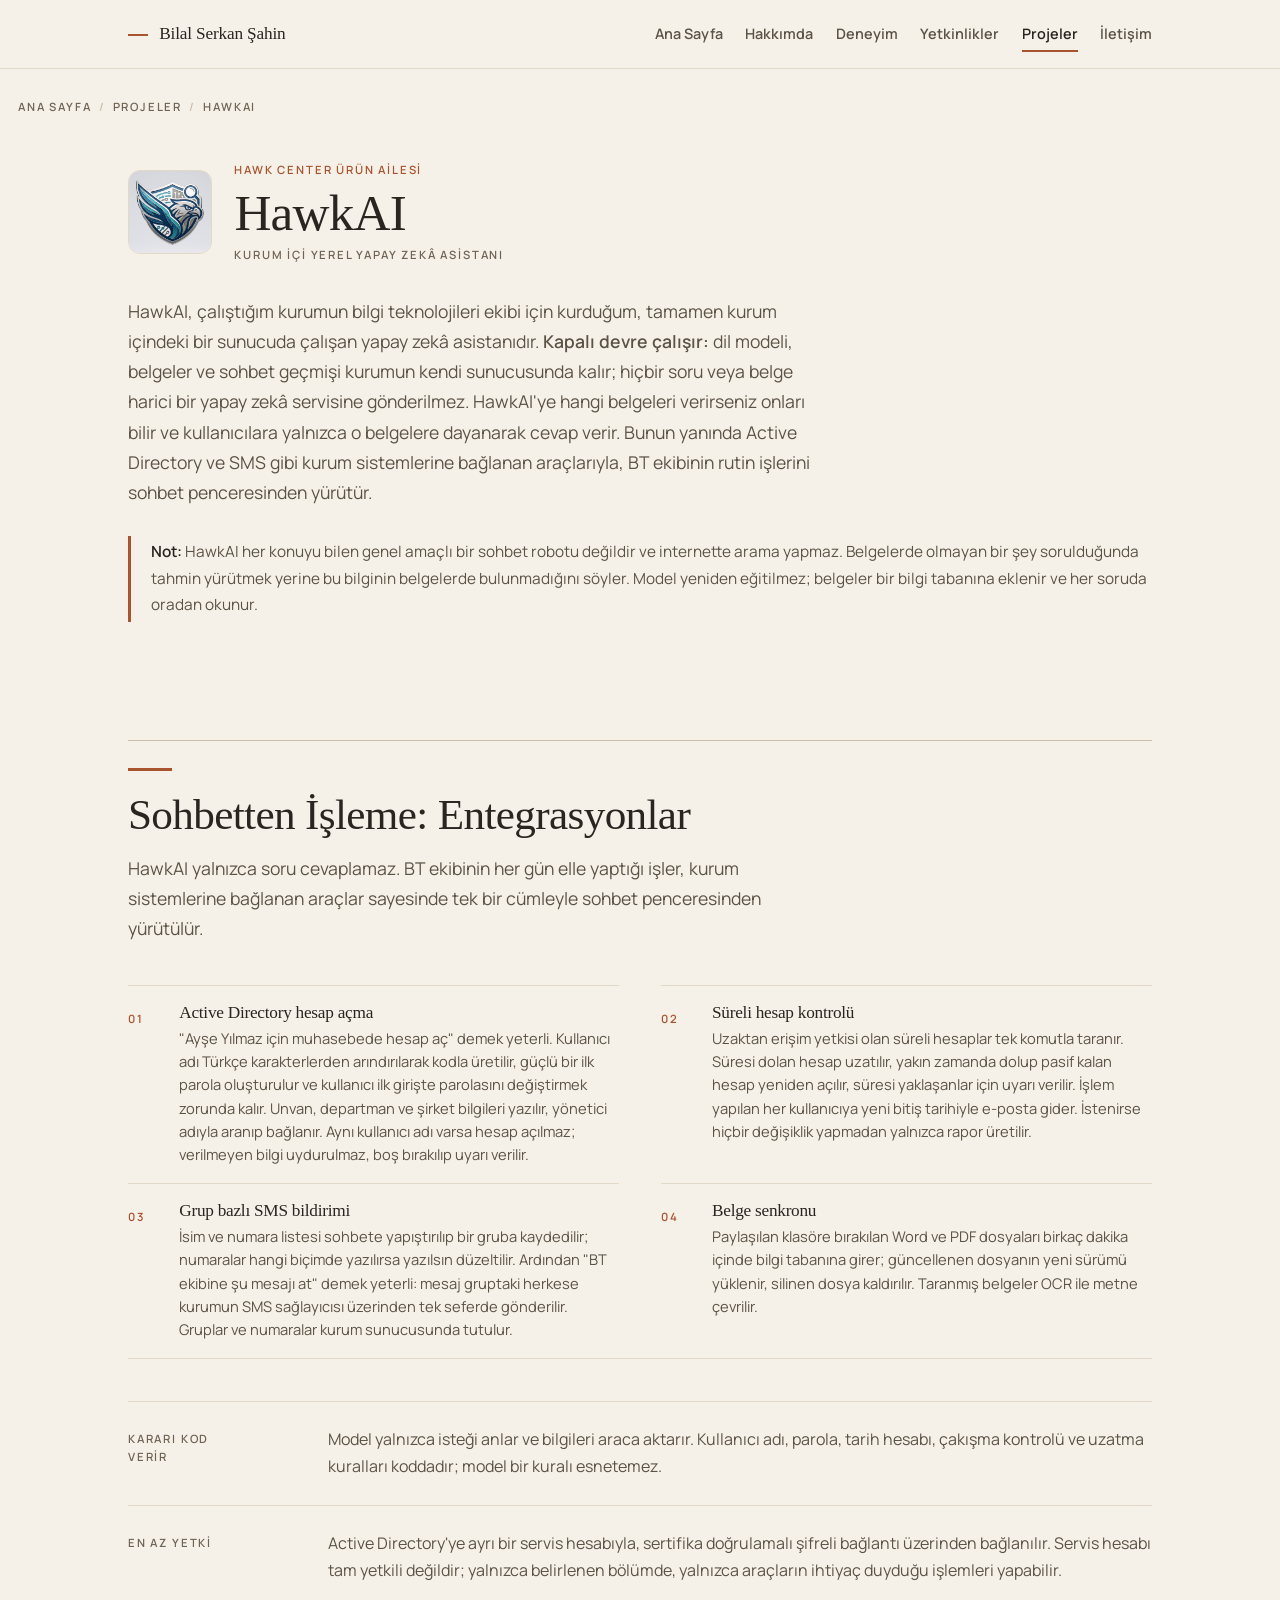
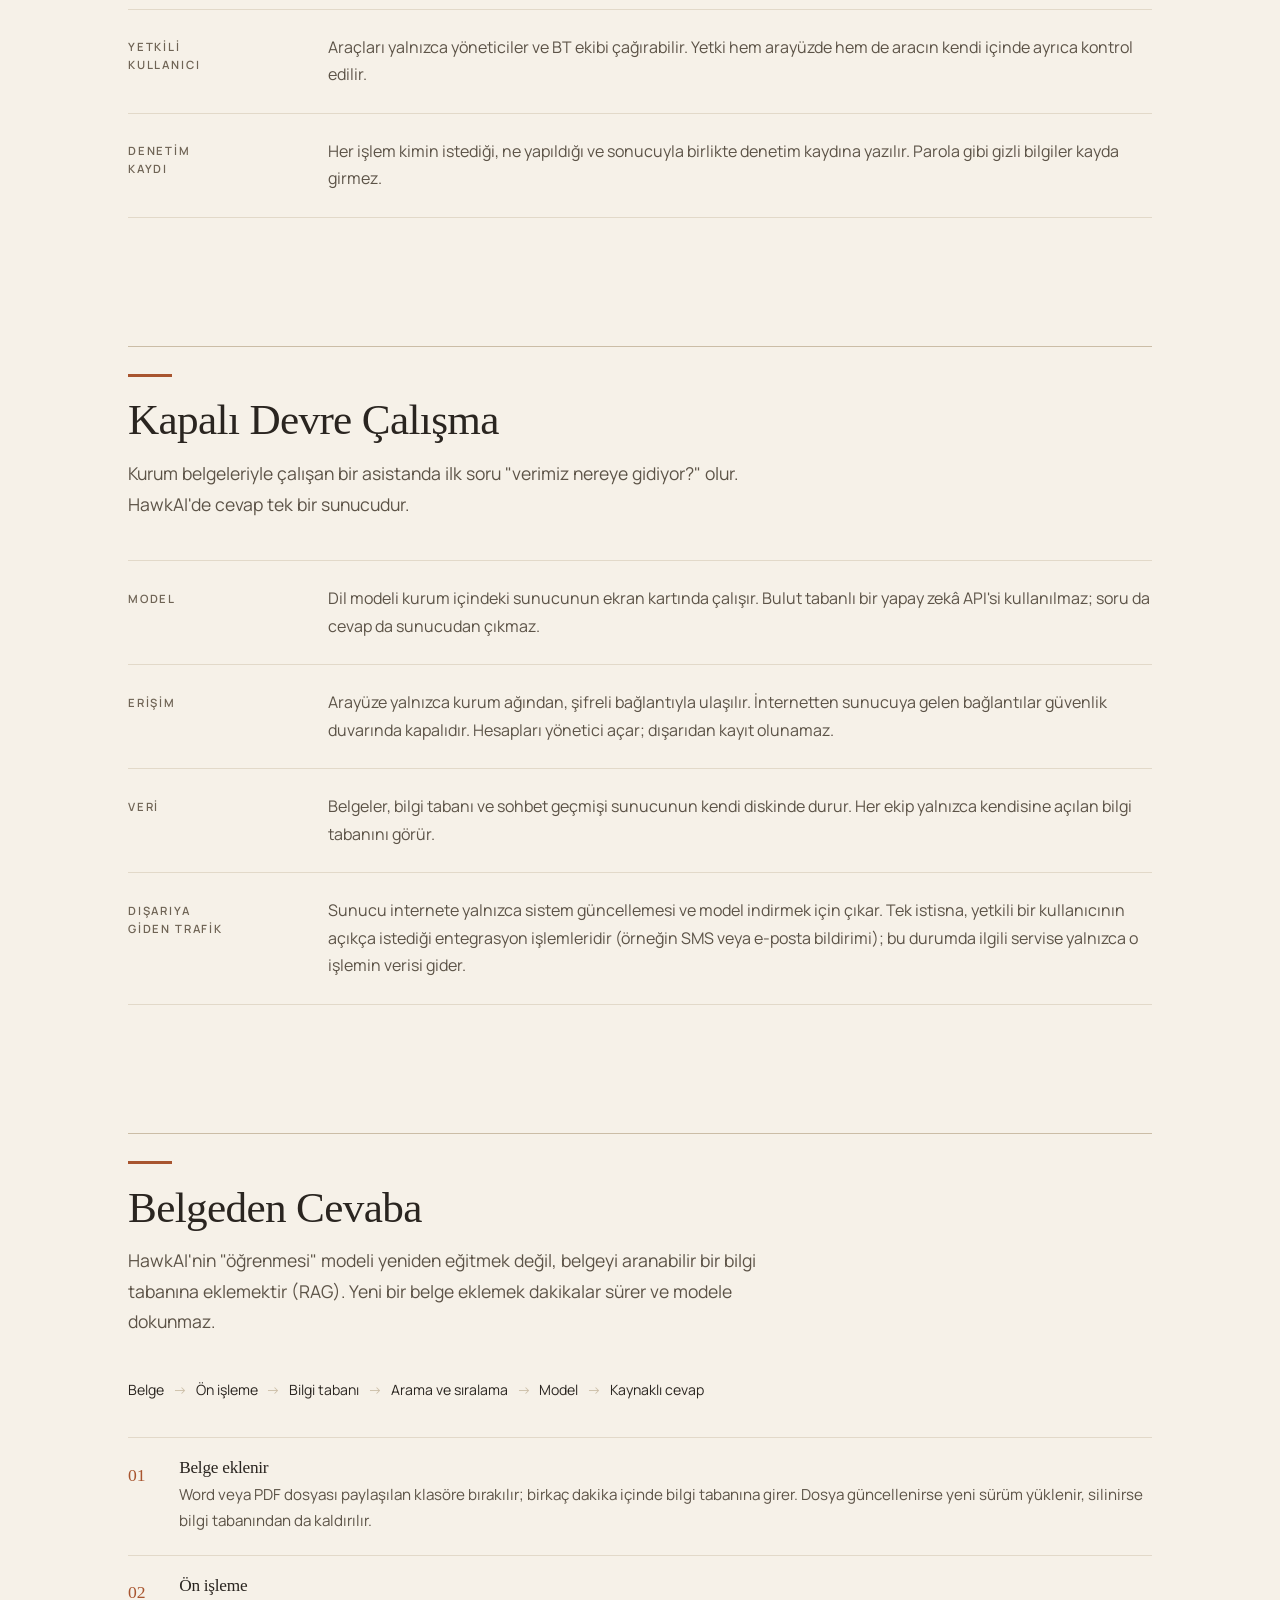
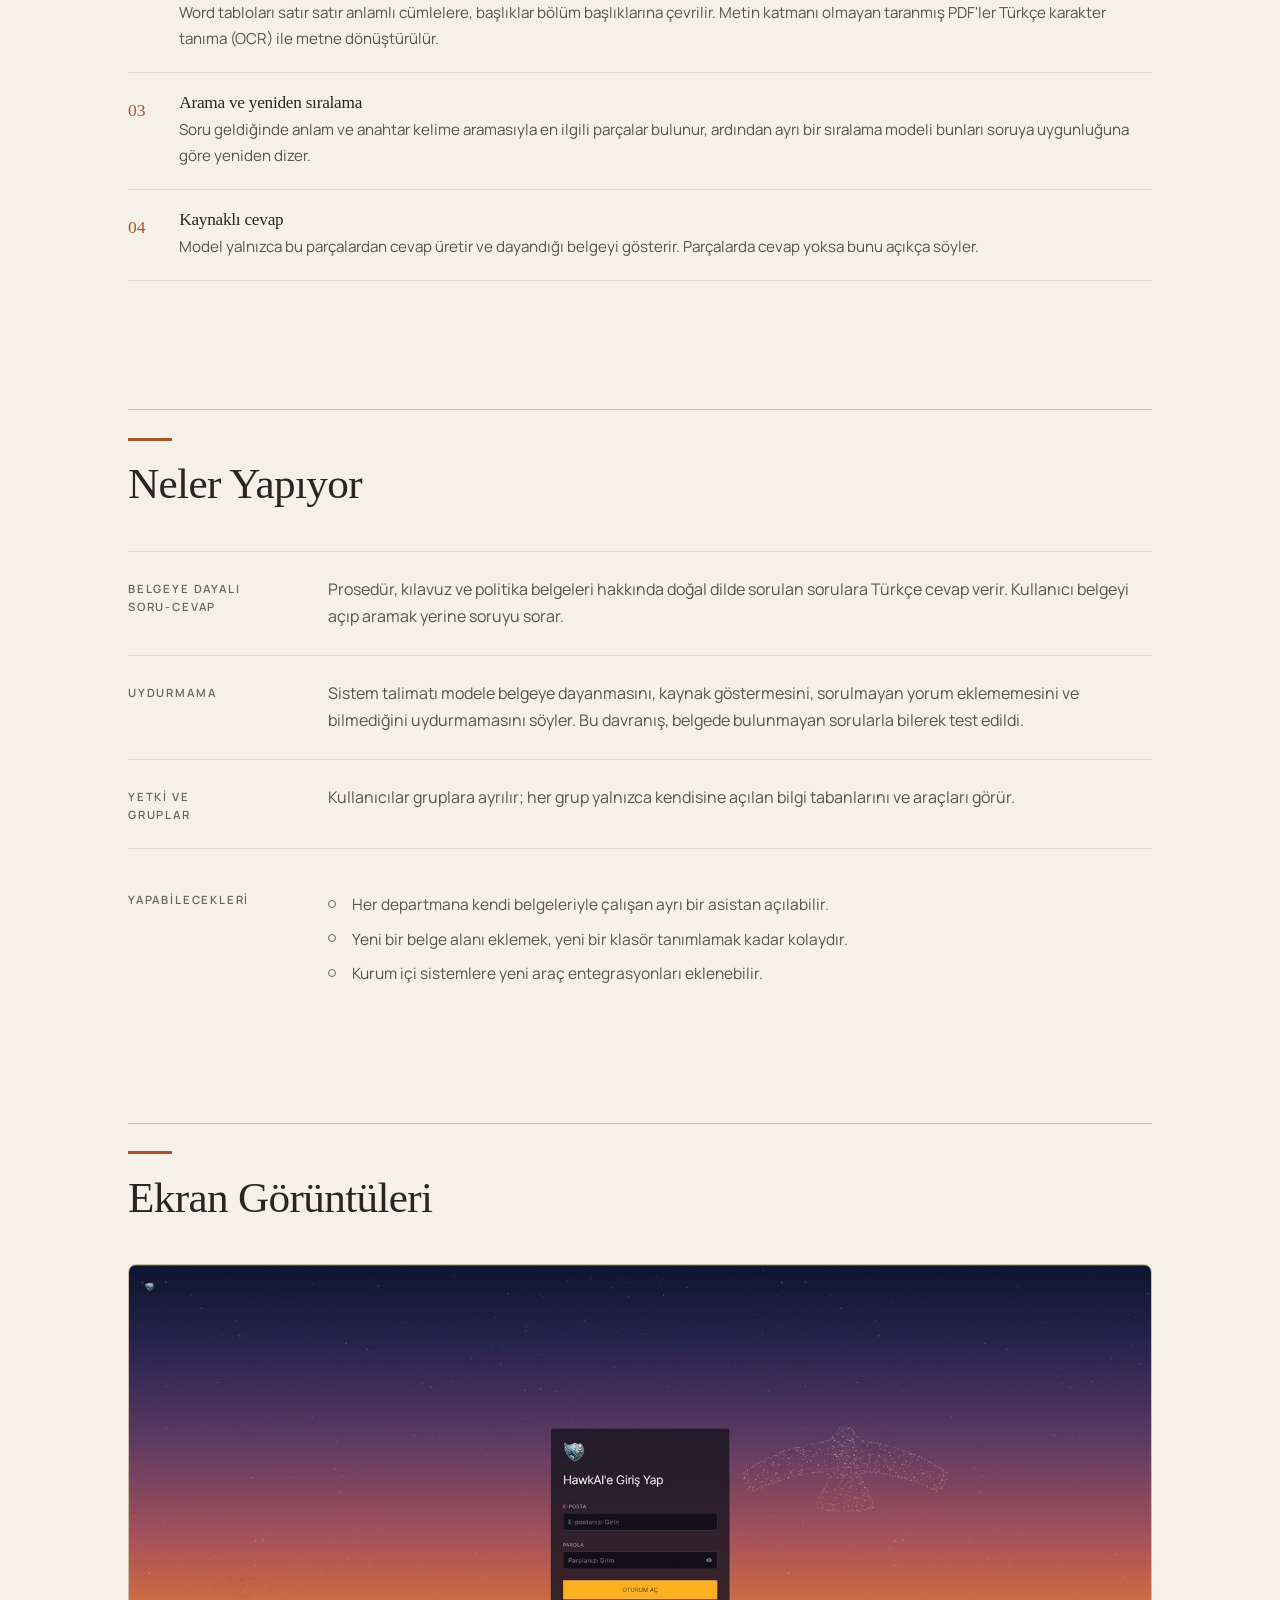
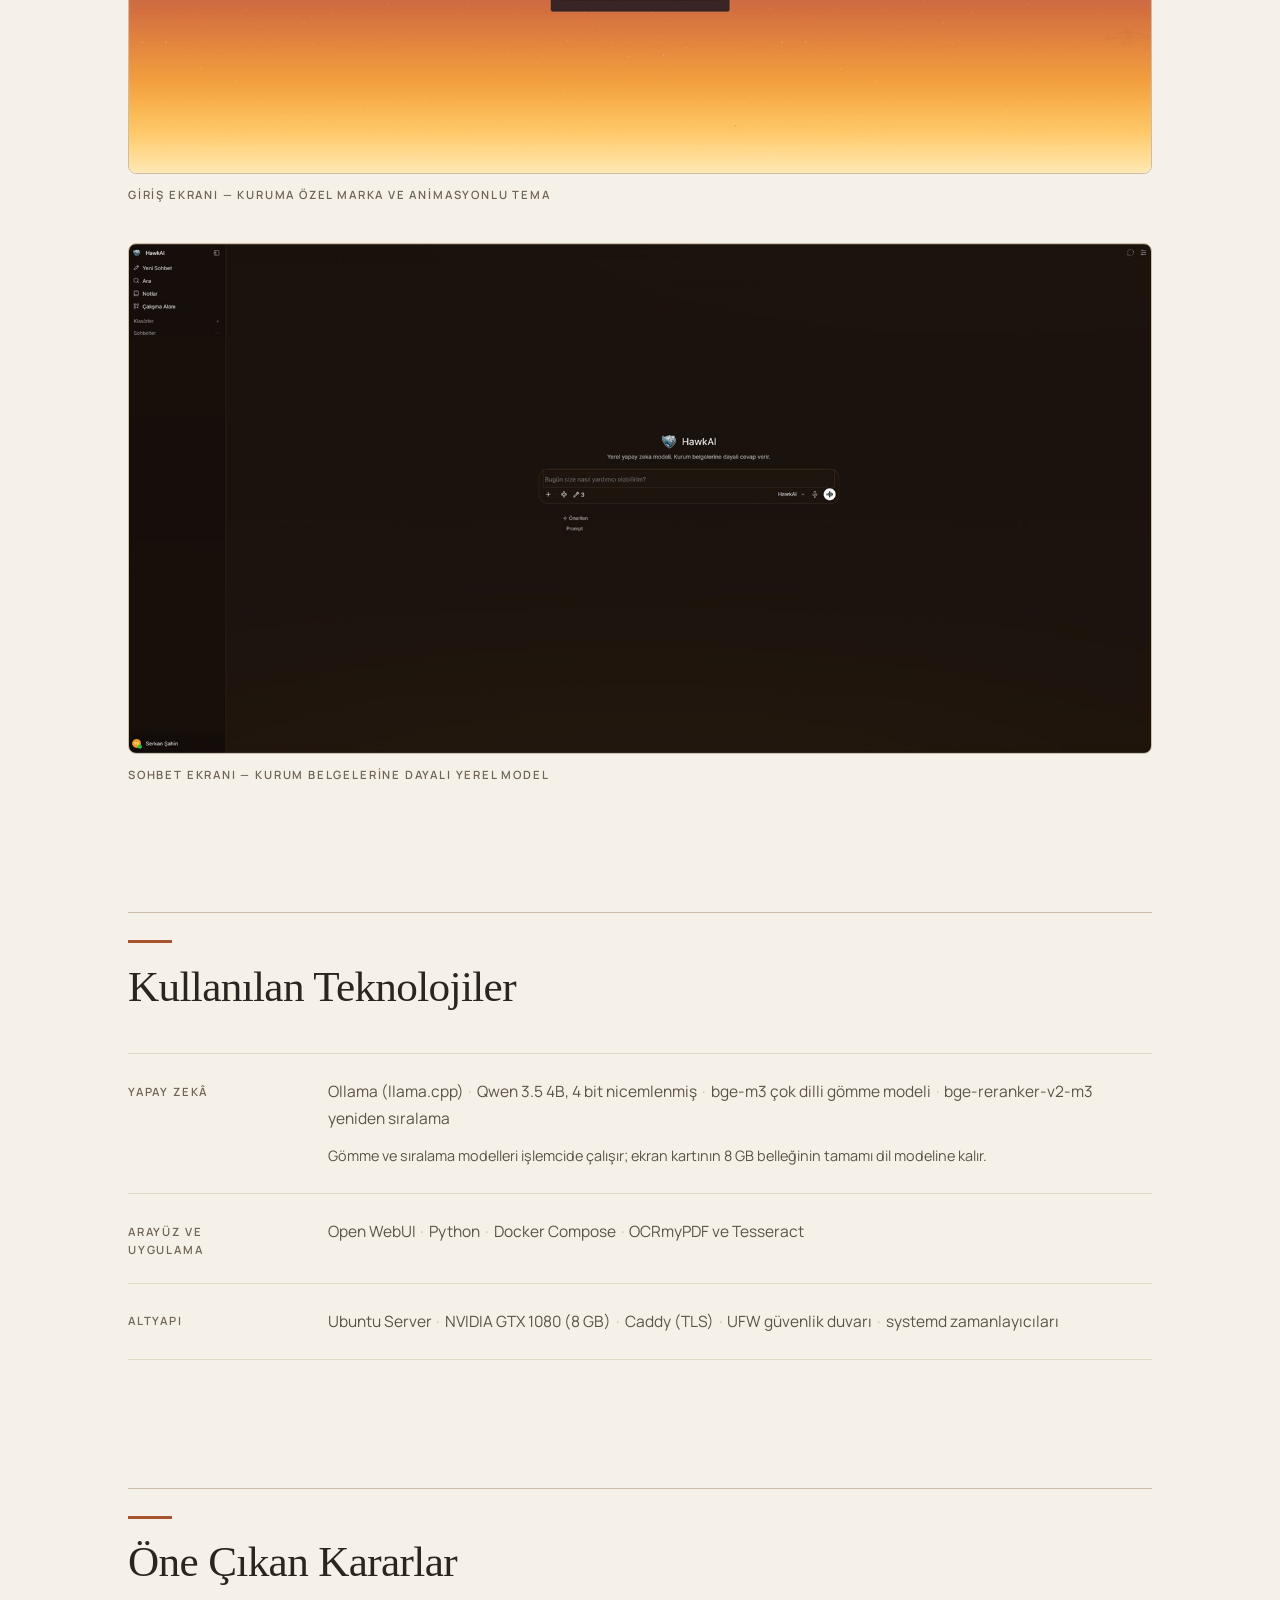
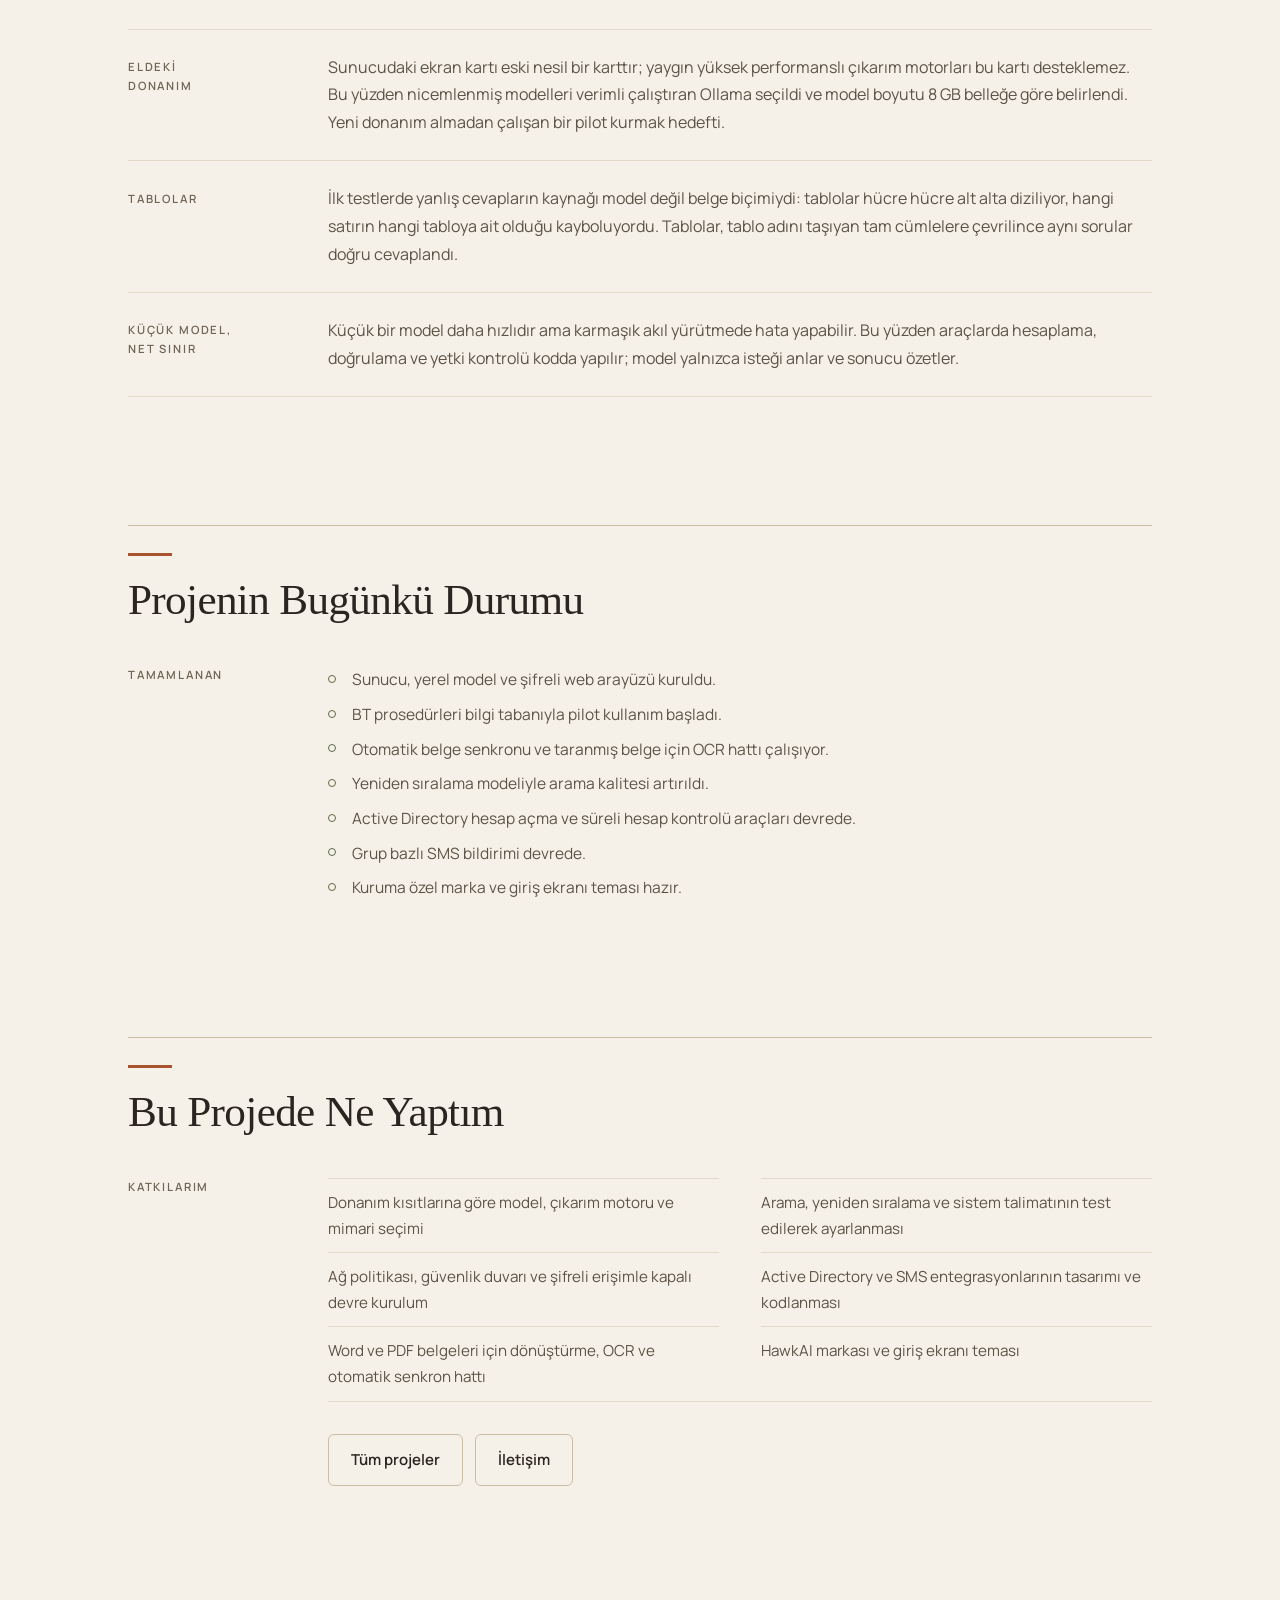
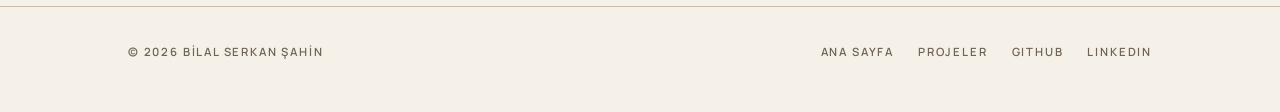
<file: projects/hawkai/index.html>
<!DOCTYPE html>
<html lang="tr">
<head>
<meta charset="utf-8">
<meta name="viewport" content="width=device-width, initial-scale=1">

<title>HawkAI | Kurum İçi Yerel Yapay Zekâ Asistanı</title>
<meta name="description" content="Kurum içindeki sunucuda kapalı devre çalışan yerel yapay zekâ asistanı. Belgelere dayalı cevap verir; Active Directory ve SMS entegrasyonlarıyla BT işlerini sohbetten yürütür.">
<link rel="canonical" href="https://bserkansahin.github.io/projects/hawkai/">

<meta property="og:type" content="article">
<meta property="og:locale" content="tr_TR">
<meta property="og:site_name" content="Bilal Serkan Şahin">
<meta property="og:url" content="https://bserkansahin.github.io/projects/hawkai/">
<meta property="og:title" content="HawkAI | Kurum İçi Yerel Yapay Zekâ Asistanı">
<meta property="og:description" content="Kurum içindeki sunucuda kapalı devre çalışan, yalnızca kendisine verilen belgelere dayanarak cevap veren yerel yapay zekâ asistanı.">
<meta property="og:image" content="https://bserkansahin.github.io/assets/images/hawkai-giris.jpg">
<meta property="og:image:width" content="1600">
<meta property="og:image:height" content="795">
<meta property="og:image:alt" content="HawkAI giriş ekranı">

<meta name="twitter:card" content="summary_large_image">
<meta name="twitter:title" content="HawkAI | Kurum İçi Yerel Yapay Zekâ Asistanı">
<meta name="twitter:description" content="Kurum içindeki sunucuda kapalı devre çalışan, yalnızca kendisine verilen belgelere dayanarak cevap veren yerel yapay zekâ asistanı.">
<meta name="twitter:image" content="https://bserkansahin.github.io/assets/images/hawkai-giris.jpg">

<meta name="robots" content="index, follow">
<meta name="theme-color" content="#F6F1E8">

<link rel="icon" href="/assets/icons/favicon.svg" type="image/svg+xml">
<link rel="icon" href="/assets/icons/favicon-32.png" sizes="32x32" type="image/png">
<link rel="apple-touch-icon" href="/assets/icons/apple-touch-icon.png">

<link rel="stylesheet" href="/assets/css/main.css">
</head>

<body>
<a class="skip-link" href="#icerik">İçeriğe geç</a>

<header class="site-header">
  <div class="wrap site-header__inner">
    <a class="brand" href="/"><span class="brand__rule" aria-hidden="true"></span>Bilal Serkan Şahin</a>

    <button class="nav-toggle" type="button" aria-expanded="false" aria-controls="ana-gezinme">
      <span class="nav-toggle__bars" aria-hidden="true"><span></span><span></span><span></span></span>
      MENÜ
    </button>

    <nav class="nav" id="ana-gezinme" aria-label="Ana gezinme">
      <a href="/">Ana Sayfa</a>
      <a href="/#hakkimda">Hakkımda</a>
      <a href="/#deneyim">Deneyim</a>
      <a href="/#yetkinlikler">Yetkinlikler</a>
      <a href="/projects/" aria-current="page">Projeler</a>
      <a href="/#iletisim">İletişim</a>
    </nav>
  </div>
</header>

<nav class="breadcrumb wrap label" aria-label="Site yolu">
  <ol>
    <li><a href="/">ANA SAYFA</a></li>
    <li><a href="/projects/">PROJELER</a></li>
    <li>HAWKAI</li>
  </ol>
</nav>

<main id="icerik">

  <!-- =================================================================
       PROJE BAŞLIĞI
       Gizlilik: Bu sayfaya kurum adı, sunucu/IP/alan adı bilgisi, iç belge
       içerikleri, etki alanı/OU/grup/servis hesabı adları ve gerçek
       hesap/kişi bilgileri yazılmaz. Entegrasyonlar genel olarak anlatılır.
       Bkz. README.md.
       ================================================================= -->
  <section class="project-hero">
    <div class="wrap">
      <div class="project-hero__head">
        <div class="project-hero__ident">
          <div class="project-hero__logo">
            <img src="/assets/images/hawk-scan-logo.jpg" width="84" height="84"
                 alt="Hawk Center amblemi: kalkan biçimli, şahin başı ve devre hatları taşıyan logo"
                 decoding="async">
          </div>
          <div>
            <p class="label label--accent">HAWK CENTER ÜRÜN AİLESİ</p>
            <h1>HawkAI</h1>
            <p class="label">KURUM İÇİ YEREL YAPAY ZEKÂ ASİSTANI</p>
          </div>
        </div>
      </div>

      <p class="lead">
        HawkAI, çalıştığım kurumun bilgi teknolojileri ekibi için kurduğum,
        tamamen kurum içindeki bir sunucuda çalışan yapay zekâ asistanıdır.
        <strong>Kapalı devre çalışır:</strong> dil modeli, belgeler ve sohbet
        geçmişi kurumun kendi sunucusunda kalır; hiçbir soru veya belge harici
        bir yapay zekâ servisine gönderilmez. HawkAI'ye hangi belgeleri
        verirseniz onları bilir ve kullanıcılara yalnızca o belgelere dayanarak
        cevap verir. Bunun yanında Active Directory ve SMS gibi kurum
        sistemlerine bağlanan araçlarıyla, BT ekibinin rutin işlerini sohbet
        penceresinden yürütür.
      </p>

      <p class="note" style="margin-top:1.8rem">
        <strong>Not:</strong> HawkAI her konuyu bilen genel amaçlı bir
        sohbet robotu değildir ve internette arama yapmaz. Belgelerde olmayan
        bir şey sorulduğunda tahmin yürütmek yerine bu bilginin belgelerde
        bulunmadığını söyler. Model yeniden eğitilmez; belgeler bir bilgi
        tabanına eklenir ve her soruda oradan okunur.
      </p>
    </div>
  </section>

  <!-- =================================================================
       ENTEGRASYONLAR
       Genel anlatım: etki alanı, OU, grup, sunucu ve servis hesabı adları,
       SMS sağlayıcısı ve gerçek hesap/kişi bilgileri yazılmaz.
       ================================================================= -->
  <section class="section">
    <div class="wrap">
      <header class="section__head">
        <span class="section__mark" aria-hidden="true"></span>
        <h2>Sohbetten İşleme: Entegrasyonlar</h2>
        <p class="lead">
          HawkAI yalnızca soru cevaplamaz. BT ekibinin her gün elle yaptığı
          işler, kurum sistemlerine bağlanan araçlar sayesinde tek bir cümleyle
          sohbet penceresinden yürütülür.
        </p>
      </header>

      <ol class="modules">
        <li>
          <span class="label">01</span>
          <div>
            <h3>Active Directory hesap açma</h3>
            <p>
              "Ayşe Yılmaz için muhasebede hesap aç" demek yeterli. Kullanıcı
              adı Türkçe karakterlerden arındırılarak kodla üretilir, güçlü bir
              ilk parola oluşturulur ve kullanıcı ilk girişte parolasını
              değiştirmek zorunda kalır. Unvan, departman ve şirket bilgileri
              yazılır, yönetici adıyla aranıp bağlanır. Aynı kullanıcı adı
              varsa hesap açılmaz; verilmeyen bilgi uydurulmaz, boş bırakılıp
              uyarı verilir.
            </p>
          </div>
        </li>
        <li>
          <span class="label">02</span>
          <div>
            <h3>Süreli hesap kontrolü</h3>
            <p>
              Uzaktan erişim yetkisi olan süreli hesaplar tek komutla taranır.
              Süresi dolan hesap uzatılır, yakın zamanda dolup pasif kalan hesap
              yeniden açılır, süresi yaklaşanlar için uyarı verilir. İşlem
              yapılan her kullanıcıya yeni bitiş tarihiyle e-posta gider.
              İstenirse hiçbir değişiklik yapmadan yalnızca rapor üretilir.
            </p>
          </div>
        </li>
        <li>
          <span class="label">03</span>
          <div>
            <h3>Grup bazlı SMS bildirimi</h3>
            <p>
              İsim ve numara listesi sohbete yapıştırılıp bir gruba kaydedilir;
              numaralar hangi biçimde yazılırsa yazılsın düzeltilir. Ardından
              "BT ekibine şu mesajı at" demek yeterli: mesaj gruptaki herkese
              kurumun SMS sağlayıcısı üzerinden tek seferde gönderilir.
              Gruplar ve numaralar kurum sunucusunda tutulur.
            </p>
          </div>
        </li>
        <li>
          <span class="label">04</span>
          <div>
            <h3>Belge senkronu</h3>
            <p>
              Paylaşılan klasöre bırakılan Word ve PDF dosyaları birkaç dakika
              içinde bilgi tabanına girer; güncellenen dosyanın yeni sürümü
              yüklenir, silinen dosya kaldırılır. Taranmış belgeler OCR ile
              metne çevrilir.
            </p>
          </div>
        </li>
      </ol>

      <div class="rows" style="margin-top:2.6rem">
        <div class="row grid2">
          <p class="label row__label">KARARI KOD<br>VERİR</p>
          <p class="row__body muted" style="margin:0">
            Model yalnızca isteği anlar ve bilgileri araca aktarır. Kullanıcı
            adı, parola, tarih hesabı, çakışma kontrolü ve uzatma kuralları
            koddadır; model bir kuralı esnetemez.
          </p>
        </div>
        <div class="row grid2">
          <p class="label row__label">EN AZ YETKİ</p>
          <p class="row__body muted" style="margin:0">
            Active Directory'ye ayrı bir servis hesabıyla, sertifika doğrulamalı
            şifreli bağlantı üzerinden bağlanılır. Servis hesabı tam yetkili
            değildir; yalnızca belirlenen bölümde, yalnızca araçların ihtiyaç
            duyduğu işlemleri yapabilir.
          </p>
        </div>
        <div class="row grid2">
          <p class="label row__label">YETKİLİ<br>KULLANICI</p>
          <p class="row__body muted" style="margin:0">
            Araçları yalnızca yöneticiler ve BT ekibi çağırabilir. Yetki hem
            arayüzde hem de aracın kendi içinde ayrıca kontrol edilir.
          </p>
        </div>
        <div class="row grid2">
          <p class="label row__label">DENETİM<br>KAYDI</p>
          <p class="row__body muted" style="margin:0">
            Her işlem kimin istediği, ne yapıldığı ve sonucuyla birlikte
            denetim kaydına yazılır. Parola gibi gizli bilgiler kayda girmez.
          </p>
        </div>
      </div>
    </div>
  </section>

  <!-- =================================================================
       KAPALI DEVRE
       ================================================================= -->
  <section class="section">
    <div class="wrap">
      <header class="section__head">
        <span class="section__mark" aria-hidden="true"></span>
        <h2>Kapalı Devre Çalışma</h2>
        <p class="lead">
          Kurum belgeleriyle çalışan bir asistanda ilk soru "verimiz nereye
          gidiyor?" olur. HawkAI'de cevap tek bir sunucudur.
        </p>
      </header>

      <div class="rows">
        <div class="row grid2">
          <p class="label row__label">MODEL</p>
          <p class="row__body muted" style="margin:0">
            Dil modeli kurum içindeki sunucunun ekran kartında çalışır. Bulut
            tabanlı bir yapay zekâ API'si kullanılmaz; soru da cevap da
            sunucudan çıkmaz.
          </p>
        </div>
        <div class="row grid2">
          <p class="label row__label">ERİŞİM</p>
          <p class="row__body muted" style="margin:0">
            Arayüze yalnızca kurum ağından, şifreli bağlantıyla ulaşılır.
            İnternetten sunucuya gelen bağlantılar güvenlik duvarında kapalıdır.
            Hesapları yönetici açar; dışarıdan kayıt olunamaz.
          </p>
        </div>
        <div class="row grid2">
          <p class="label row__label">VERİ</p>
          <p class="row__body muted" style="margin:0">
            Belgeler, bilgi tabanı ve sohbet geçmişi sunucunun kendi diskinde
            durur. Her ekip yalnızca kendisine açılan bilgi tabanını görür.
          </p>
        </div>
        <div class="row grid2">
          <p class="label row__label">DIŞARIYA<br>GİDEN TRAFİK</p>
          <p class="row__body muted" style="margin:0">
            Sunucu internete yalnızca sistem güncellemesi ve model indirmek için
            çıkar. Tek istisna, yetkili bir kullanıcının açıkça istediği
            entegrasyon işlemleridir (örneğin SMS veya e-posta bildirimi); bu durumda ilgili
            servise yalnızca o işlemin verisi gider.
          </p>
        </div>
      </div>
    </div>
  </section>

  <!-- =================================================================
       BELGEDEN CEVABA
       ================================================================= -->
  <section class="section">
    <div class="wrap">
      <header class="section__head">
        <span class="section__mark" aria-hidden="true"></span>
        <h2>Belgeden Cevaba</h2>
        <p class="lead">
          HawkAI'nin "öğrenmesi" modeli yeniden eğitmek değil, belgeyi
          aranabilir bir bilgi tabanına eklemektir (RAG). Yeni bir belge
          eklemek dakikalar sürer ve modele dokunmaz.
        </p>
      </header>

      <ol class="pipeline" aria-label="Akış: Belge, Ön işleme, Bilgi tabanı, Arama ve sıralama, Model, Kaynaklı cevap">
        <li>Belge<span class="arrow" aria-hidden="true">&#8594;</span></li>
        <li>Ön işleme<span class="arrow" aria-hidden="true">&#8594;</span></li>
        <li>Bilgi tabanı<span class="arrow" aria-hidden="true">&#8594;</span></li>
        <li>Arama ve sıralama<span class="arrow" aria-hidden="true">&#8594;</span></li>
        <li>Model<span class="arrow" aria-hidden="true">&#8594;</span></li>
        <li>Kaynaklı cevap<span class="arrow" aria-hidden="true">&#8594;</span></li>
      </ol>

      <ol class="steps">
        <li>
          <div>
            <h3>Belge eklenir</h3>
            <p>
              Word veya PDF dosyası paylaşılan klasöre bırakılır; birkaç dakika
              içinde bilgi tabanına girer. Dosya güncellenirse yeni sürüm
              yüklenir, silinirse bilgi tabanından da kaldırılır.
            </p>
          </div>
        </li>
        <li>
          <div>
            <h3>Ön işleme</h3>
            <p>
              Word tabloları satır satır anlamlı cümlelere, başlıklar bölüm
              başlıklarına çevrilir. Metin katmanı olmayan taranmış PDF'ler
              Türkçe karakter tanıma (OCR) ile metne dönüştürülür.
            </p>
          </div>
        </li>
        <li>
          <div>
            <h3>Arama ve yeniden sıralama</h3>
            <p>
              Soru geldiğinde anlam ve anahtar kelime aramasıyla en ilgili
              parçalar bulunur, ardından ayrı bir sıralama modeli bunları
              soruya uygunluğuna göre yeniden dizer.
            </p>
          </div>
        </li>
        <li>
          <div>
            <h3>Kaynaklı cevap</h3>
            <p>
              Model yalnızca bu parçalardan cevap üretir ve dayandığı belgeyi
              gösterir. Parçalarda cevap yoksa bunu açıkça söyler.
            </p>
          </div>
        </li>
      </ol>
    </div>
  </section>

  <!-- =================================================================
       NELER YAPIYOR
       ================================================================= -->
  <section class="section">
    <div class="wrap">
      <header class="section__head">
        <span class="section__mark" aria-hidden="true"></span>
        <h2>Neler Yapıyor</h2>
      </header>

      <div class="rows">
        <div class="row grid2">
          <p class="label row__label">BELGEYE DAYALI<br>SORU-CEVAP</p>
          <p class="row__body muted" style="margin:0">
            Prosedür, kılavuz ve politika belgeleri hakkında doğal dilde
            sorulan sorulara Türkçe cevap verir. Kullanıcı belgeyi açıp aramak
            yerine soruyu sorar.
          </p>
        </div>
        <div class="row grid2">
          <p class="label row__label">UYDURMAMA</p>
          <p class="row__body muted" style="margin:0">
            Sistem talimatı modele belgeye dayanmasını, kaynak göstermesini,
            sorulmayan yorum eklememesini ve bilmediğini uydurmamasını söyler.
            Bu davranış, belgede bulunmayan sorularla bilerek test edildi.
          </p>
        </div>
        <div class="row grid2">
          <p class="label row__label">YETKİ VE<br>GRUPLAR</p>
          <p class="row__body muted" style="margin:0">
            Kullanıcılar gruplara ayrılır; her grup yalnızca kendisine açılan
            bilgi tabanlarını ve araçları görür.
          </p>
        </div>
      </div>

      <div class="grid2" style="margin-top:2.6rem">
        <p class="label">YAPABİLECEKLERİ</p>
        <ul class="check">
          <li>Her departmana kendi belgeleriyle çalışan ayrı bir asistan açılabilir.</li>
          <li>Yeni bir belge alanı eklemek, yeni bir klasör tanımlamak kadar kolaydır.</li>
          <li>Kurum içi sistemlere yeni araç entegrasyonları eklenebilir.</li>
        </ul>
      </div>
    </div>
  </section>

  <!-- =================================================================
       EKRAN GÖRÜNTÜLERİ
       Sohbet ekranındaki sol menüde yer alan sohbet başlıkları kuruma özel
       iş akışlarını gösterdiği için maskelendi. Görüntülerde adres çubuğu
       ve IP adresi yoktur.
       ================================================================= -->
  <section class="section">
    <div class="wrap">
      <header class="section__head">
        <span class="section__mark" aria-hidden="true"></span>
        <h2>Ekran Görüntüleri</h2>
      </header>

      <div class="shots">
        <figure class="shot">
          <img src="/assets/images/hawkai-giris.jpg" width="1600" height="795"
               alt="HawkAI giriş ekranı: gün doğumu renklerinde arka plan, parçacıklardan oluşan şahin figürü ve ortada e-posta ile parola alanlı giriş kartı"
               loading="lazy" decoding="async">
          <figcaption class="label">GİRİŞ EKRANI — KURUMA ÖZEL MARKA VE ANİMASYONLU TEMA</figcaption>
        </figure>
        <figure class="shot">
          <img src="/assets/images/hawkai-sohbet.jpg" width="1600" height="797"
               alt="HawkAI sohbet ekranı: solda menü, ortada HawkAI logosu, 'Yerel yapay zeka modeli. Kurum belgelerine dayalı cevap verir.' açıklaması ve soru kutusu"
               loading="lazy" decoding="async">
          <figcaption class="label">SOHBET EKRANI — KURUM BELGELERİNE DAYALI YEREL MODEL</figcaption>
        </figure>
      </div>
    </div>
  </section>

  <!-- =================================================================
       TEKNOLOJİ
       ================================================================= -->
  <section class="section">
    <div class="wrap">
      <header class="section__head">
        <span class="section__mark" aria-hidden="true"></span>
        <h2>Kullanılan Teknolojiler</h2>
      </header>

      <div class="rows">
        <div class="row grid2">
          <p class="label row__label">YAPAY ZEKÂ</p>
          <div class="row__body">
            <p class="items" style="margin:0 0 .8rem">
              Ollama (llama.cpp)<span class="sep">·</span>Qwen 3.5 4B, 4 bit
              nicemlenmiş<span class="sep">·</span>bge-m3 çok dilli
              gömme modeli<span class="sep">·</span>bge-reranker-v2-m3 yeniden sıralama
            </p>
            <p class="muted" style="margin:0;font-size:.9rem">
              Gömme ve sıralama modelleri işlemcide çalışır; ekran kartının
              8 GB belleğinin tamamı dil modeline kalır.
            </p>
          </div>
        </div>

        <div class="row grid2">
          <p class="label row__label">ARAYÜZ VE<br>UYGULAMA</p>
          <p class="row__body items" style="margin:0">
            Open WebUI<span class="sep">·</span>Python<span class="sep">·</span>Docker
            Compose<span class="sep">·</span>OCRmyPDF ve Tesseract
          </p>
        </div>

        <div class="row grid2">
          <p class="label row__label">ALTYAPI</p>
          <p class="row__body items" style="margin:0">
            Ubuntu Server<span class="sep">·</span>NVIDIA GTX 1080 (8 GB)<span class="sep">·</span>Caddy
            (TLS)<span class="sep">·</span>UFW güvenlik duvarı<span class="sep">·</span>systemd zamanlayıcıları
          </p>
        </div>
      </div>
    </div>
  </section>

  <!-- =================================================================
       KARARLAR
       ================================================================= -->
  <section class="section">
    <div class="wrap">
      <header class="section__head">
        <span class="section__mark" aria-hidden="true"></span>
        <h2>Öne Çıkan Kararlar</h2>
      </header>

      <div class="rows">
        <div class="row grid2">
          <p class="label row__label">ELDEKİ<br>DONANIM</p>
          <p class="row__body muted" style="margin:0">
            Sunucudaki ekran kartı eski nesil bir karttır; yaygın yüksek
            performanslı çıkarım motorları bu kartı desteklemez. Bu yüzden
            nicemlenmiş modelleri verimli çalıştıran Ollama seçildi ve model
            boyutu 8 GB belleğe göre belirlendi. Yeni donanım almadan
            çalışan bir pilot kurmak hedefti.
          </p>
        </div>
        <div class="row grid2">
          <p class="label row__label">TABLOLAR</p>
          <p class="row__body muted" style="margin:0">
            İlk testlerde yanlış cevapların kaynağı model değil belge
            biçimiydi: tablolar hücre hücre alt alta diziliyor, hangi satırın
            hangi tabloya ait olduğu kayboluyordu. Tablolar, tablo adını
            taşıyan tam cümlelere çevrilince aynı sorular doğru cevaplandı.
          </p>
        </div>
        <div class="row grid2">
          <p class="label row__label">KÜÇÜK MODEL,<br>NET SINIR</p>
          <p class="row__body muted" style="margin:0">
            Küçük bir model daha hızlıdır ama karmaşık akıl yürütmede hata
            yapabilir. Bu yüzden araçlarda hesaplama, doğrulama ve yetki
            kontrolü kodda yapılır; model yalnızca isteği anlar ve sonucu
            özetler.
          </p>
        </div>
      </div>
    </div>
  </section>

  <!-- =================================================================
       MEVCUT DURUM
       ================================================================= -->
  <section class="section">
    <div class="wrap">
      <header class="section__head">
        <span class="section__mark" aria-hidden="true"></span>
        <h2>Projenin Bugünkü Durumu</h2>
      </header>

      <div class="grid2">
        <p class="label">TAMAMLANAN</p>
        <ul class="check">
          <li>Sunucu, yerel model ve şifreli web arayüzü kuruldu.</li>
          <li>BT prosedürleri bilgi tabanıyla pilot kullanım başladı.</li>
          <li>Otomatik belge senkronu ve taranmış belge için OCR hattı çalışıyor.</li>
          <li>Yeniden sıralama modeliyle arama kalitesi artırıldı.</li>
          <li>Active Directory hesap açma ve süreli hesap kontrolü araçları devrede.</li>
          <li>Grup bazlı SMS bildirimi devrede.</li>
          <li>Kuruma özel marka ve giriş ekranı teması hazır.</li>
        </ul>
      </div>
    </div>
  </section>

  <!-- =================================================================
       GELİŞTİRİCİ KATKISI
       ================================================================= -->
  <section class="section">
    <div class="wrap">
      <header class="section__head">
        <span class="section__mark" aria-hidden="true"></span>
        <h2>Bu Projede Ne Yaptım</h2>
      </header>

      <div class="grid2">
        <p class="label">KATKILARIM</p>
        <div>
          <ul class="about__list" style="margin-top:0">
            <li>Donanım kısıtlarına göre model, çıkarım motoru ve mimari seçimi</li>
            <li>Ağ politikası, güvenlik duvarı ve şifreli erişimle kapalı devre kurulum</li>
            <li>Word ve PDF belgeleri için dönüştürme, OCR ve otomatik senkron hattı</li>
            <li>Arama, yeniden sıralama ve sistem talimatının test edilerek ayarlanması</li>
            <li>Active Directory ve SMS entegrasyonlarının tasarımı ve kodlanması</li>
            <li>HawkAI markası ve giriş ekranı teması</li>
          </ul>

          <div class="btn-row">
            <a class="btn btn--ghost" href="/projects/">Tüm projeler</a>
            <a class="btn btn--ghost" href="/#iletisim">İletişim</a>
          </div>
        </div>
      </div>
    </div>
  </section>

</main>

<footer class="site-footer">
  <div class="wrap site-footer__inner">
    <p class="label" style="margin:0">&copy; <span data-yil>2026</span> BİLAL SERKAN ŞAHİN</p>
    <nav aria-label="Alt bilgi gezinmesi" class="label">
      <a href="/">ANA SAYFA</a>
      <a href="/projects/">PROJELER</a>
      <a href="https://github.com/bserkansahin" rel="noopener me" target="_blank">GITHUB</a>
      <a href="https://www.linkedin.com/in/bilal-serkan-%C5%9Fahin-7395b4167/" rel="noopener me" target="_blank">LINKEDIN</a>
    </nav>
  </div>
</footer>

<script src="/assets/js/main.js" defer></script>
</body>
</html>
</file>
<file: assets/css/main.css>
/* ==========================================================================
   Bilal Serkan Şahin — Kişisel Portföy
   Tek stil dosyası. Derleme adımı yoktur; dosya doğrudan yayımlanır.

   ---------------------------------------------------------------------------
   TASARIM YÖNÜ: bohem / kağıt
   ---------------------------------------------------------------------------
   Sayfa sıcak kağıt zeminli, serif başlıklı ve ferah bir belge gibi kurulur.
   Somut kuralları:

   1. Zemin siyah değil, sıcak krem. Metin kahverengiye çalan koyu bir ton.
      Neon/teal vurgu ve tek aralıklı "terminal" etiketleri kaldırıldı.
   2. Başlıklar serif ve büyük. Her bölümün üstünde kısa, kalın bir kiremit
      rengi çizgi bulunur; başlık kendini belli eder.
   3. Tek vurgu rengi: kiremit (terracotta). Zeytin yeşili yalnızca çok küçük
      ikincil işaretlerde.
   4. Liste öğeleri AYNI ağırlık ve AYNI renktedir. Bazı teknoloji adlarının
      koyu, bazılarının soluk görünmesi kasıtlı değil, hataydı; tekrar
      eklemeyin.
   5. Kutu değil çizgi. Çerçeveli kutu yalnızca indirme bloğu ve uyarı notu
      için kullanılır.
   6. Etiket yazıları HTML'de DOĞRUDAN büyük harfle yazılır; CSS'te
      text-transform: uppercase KULLANILMAZ. Gerekçe Hawk Scan'in kendi
      kuralıyla aynı: Türkçe'de "i" harfinin büyüğü "İ"dir ve kültüre bağlı
      dönüşüm tarayıcıdan tarayıcıya güvenilmez.
   ========================================================================== */

/* --------------------------------------------------------------------------
   1. Yazı tipleri

   Gövde: Manrope (yerel, SIL Open Font License — lisans metinleri
   assets/fonts/OFL-*.txt içinde birlikte dağıtılır).

   Başlık: işletim sisteminin kendi serif yazı tipi. Bohem yön serif ister;
   elde lisanslı bir serif dosyası olmadığı için sistem yığını kullanılıyor.
   Bu aynı zamanda indirilecek yazı tipi sayısını azaltıyor.
   -------------------------------------------------------------------------- */

@font-face {
  font-family: "Manrope";
  src: url("../fonts/Manrope-Regular.ttf") format("truetype");
  font-weight: 400;
  font-style: normal;
  font-display: swap;
}

@font-face {
  font-family: "Manrope";
  src: url("../fonts/Manrope-SemiBold.ttf") format("truetype");
  font-weight: 600;
  font-style: normal;
  font-display: swap;
}

/* --------------------------------------------------------------------------
   2. Tasarım belirteçleri
   -------------------------------------------------------------------------- */

:root {
  /* Kağıt ve yüzeyler */
  --bg: #f6f1e8;
  --bg-2: #efe7d9;
  --surface: #fffcf6;
  --line: #e2d9c9;
  --line-2: #cbbda6;

  /* Metin — nötr gri değil, kahverengiye çalan */
  --text: #2a2520;
  --text-2: #5c5347;
  --text-3: #6f6455;

  /* Vurgu: kiremit */
  --accent: #a8552f;
  --accent-deep: #8a4224;
  --accent-soft: #f1e2d6;

  /* İkincil: zeytin — yalnızca küçük işaretlerde */
  --olive: #5f6a49;

  /* Ölçü */
  --gutter: 18px;
  --max: 1060px;
  --label-col: 158px;

  --font-body: "Manrope", "Segoe UI", system-ui, -apple-system, sans-serif;
  --font-display: Georgia, "Iowan Old Style", "Palatino Linotype", "Book Antiqua",
    "Noto Serif", "Liberation Serif", serif;
  --font-mono: ui-monospace, "Cascadia Mono", "Consolas", "SFMono-Regular", monospace;
}

/* --------------------------------------------------------------------------
   3. Temel
   -------------------------------------------------------------------------- */

*,
*::before,
*::after {
  box-sizing: border-box;
}

html {
  scroll-behavior: smooth;
  scroll-padding-top: 88px;
  -webkit-text-size-adjust: 100%;
}

body {
  margin: 0;
  background: var(--bg);
  color: var(--text);
  font-family: var(--font-body);
  font-size: 1rem;
  line-height: 1.72;
  -webkit-font-smoothing: antialiased;
  overflow-x: hidden;
}

::selection {
  background: var(--accent-soft);
  color: var(--text);
}

img {
  max-width: 100%;
  height: auto;
  display: block;
}

a {
  color: var(--accent);
  text-decoration-thickness: 1px;
  text-underline-offset: 3px;
}

a:hover {
  color: var(--accent-deep);
}

h1,
h2,
h3 {
  font-family: var(--font-display);
  font-weight: 400;
  line-height: 1.16;
  margin: 0 0 0.5em;
  letter-spacing: -0.015em;
  color: var(--text);
}

h1 {
  font-size: clamp(2.5rem, 7vw, 4.1rem);
}

h2 {
  font-size: clamp(1.95rem, 4.6vw, 2.7rem);
}

h3 {
  font-size: 1.22rem;
}

p {
  margin: 0 0 1em;
}

p:last-child {
  margin-bottom: 0;
}

ul,
ol {
  margin: 0 0 1em;
  padding-left: 1.15em;
}

li {
  margin-bottom: 0.35em;
}

code {
  font-family: var(--font-mono);
  font-size: 0.85em;
  color: var(--accent-deep);
  background: var(--accent-soft);
  padding: 0.1em 0.38em;
  border-radius: 3px;
}

:focus-visible {
  outline: 2px solid var(--accent);
  outline-offset: 3px;
  border-radius: 3px;
}

/* --------------------------------------------------------------------------
   4. Yardımcılar
   -------------------------------------------------------------------------- */

.wrap {
  width: 100%;
  max-width: var(--max);
  margin: 0 auto;
  padding: 0 var(--gutter);
}

.visually-hidden {
  position: absolute;
  width: 1px;
  height: 1px;
  margin: -1px;
  padding: 0;
  overflow: hidden;
  clip-path: inset(50%);
  white-space: nowrap;
  border: 0;
}

.skip-link {
  position: absolute;
  top: -100px;
  left: var(--gutter);
  z-index: 100;
  background: var(--accent);
  color: #fff;
  padding: 0.65rem 1.1rem;
  font-weight: 600;
  text-decoration: none;
  border-radius: 0 0 6px 6px;
}

.skip-link:focus {
  top: 0;
  color: #fff;
}

/* Küçük künye etiketi. Tek aralıklı yazı tipi KULLANILMAZ; harf aralığı
   açılmış gövde yazısıdır. */
.label {
  font-family: var(--font-body);
  font-size: 0.71rem;
  font-weight: 600;
  letter-spacing: 0.16em;
  line-height: 1.6;
  color: var(--text-3);
  margin: 0;
}

.label--accent {
  color: var(--accent);
}

.lead {
  font-size: 1.1rem;
  color: var(--text-2);
  max-width: 62ch;
}

.muted {
  color: var(--text-2);
}

/* --------------------------------------------------------------------------
   5. Üst şerit
   -------------------------------------------------------------------------- */

.site-header {
  position: sticky;
  top: 0;
  z-index: 50;
  background: rgba(246, 241, 232, 0.94);
  backdrop-filter: blur(8px);
  border-bottom: 1px solid var(--line);
}

.site-header__inner {
  display: flex;
  align-items: center;
  justify-content: space-between;
  gap: 1rem;
  min-height: 68px;
}

.brand {
  font-family: var(--font-display);
  font-size: 1.08rem;
  color: var(--text);
  text-decoration: none;
  white-space: nowrap;
  letter-spacing: -0.01em;
}

.brand:hover {
  color: var(--accent);
}

.brand__rule {
  display: inline-block;
  width: 20px;
  border-top: 2px solid var(--accent);
  vertical-align: middle;
  margin-right: 0.7rem;
}

.nav {
  display: flex;
  align-items: center;
  gap: 1.4rem;
}

.nav a {
  position: relative;
  color: var(--text-2);
  text-decoration: none;
  font-size: 0.9rem;
  font-weight: 600;
  white-space: nowrap;
  padding: 0.3rem 0;
}

.nav a:hover {
  color: var(--accent);
}

.nav a[aria-current="page"],
.nav a.is-active {
  color: var(--text);
}

.nav a[aria-current="page"]::after,
.nav a.is-active::after {
  content: "";
  position: absolute;
  left: 0;
  right: 0;
  bottom: -1px;
  border-top: 2px solid var(--accent);
}

/* Ana sayfada hem "bu sayfadasın" hem "bu bölümdesin" işareti var; ikisi
   aynı anda görünmesin diye bölüm etkinleşince .nav--spy eklenir. */
.nav--spy a[aria-current="page"]:not(.is-active) {
  color: var(--text-2);
}

.nav--spy a[aria-current="page"]:not(.is-active)::after {
  display: none;
}

.nav-toggle {
  display: none;
  align-items: center;
  gap: 0.55rem;
  background: none;
  border: 1px solid var(--line-2);
  color: var(--text);
  font-family: var(--font-body);
  font-size: 0.71rem;
  font-weight: 600;
  letter-spacing: 0.16em;
  padding: 0.55rem 0.8rem;
  border-radius: 5px;
  cursor: pointer;
}

.nav-toggle__bars {
  display: grid;
  gap: 3px;
}

.nav-toggle__bars span {
  display: block;
  width: 15px;
  height: 1.5px;
  background: var(--accent);
  border-radius: 2px;
}

@media (max-width: 830px) {
  .nav-toggle {
    display: inline-flex;
  }

  .site-header__inner {
    position: relative;
  }

  .nav {
    display: none;
    position: absolute;
    left: var(--gutter);
    right: var(--gutter);
    top: calc(100% + 2px);
    flex-direction: column;
    align-items: stretch;
    gap: 0;
    background: var(--surface);
    border: 1px solid var(--line-2);
    border-radius: 7px;
    padding: 0.4rem 0;
    box-shadow: 0 8px 24px rgba(42, 37, 32, 0.08);
  }

  .nav.is-open {
    display: flex;
  }

  .nav a {
    padding: 0.75rem 1.1rem;
  }

  .nav a[aria-current="page"]::after,
  .nav a.is-active::after {
    left: 1.1rem;
    right: auto;
    width: 20px;
    bottom: 0.55rem;
  }
}

/* --------------------------------------------------------------------------
   6. Düğmeler
   -------------------------------------------------------------------------- */

.btn {
  display: inline-flex;
  align-items: center;
  justify-content: center;
  gap: 0.55rem;
  padding: 0.78rem 1.4rem;
  border-radius: 6px;
  font-family: var(--font-body);
  font-size: 0.94rem;
  font-weight: 600;
  text-decoration: none;
  border: 1px solid transparent;
  cursor: pointer;
  transition: background-color 0.15s ease, border-color 0.15s ease, color 0.15s ease;
}

.btn--primary {
  background: var(--accent);
  color: #fff;
}

.btn--primary:hover {
  background: var(--accent-deep);
  color: #fff;
}

.btn--ghost {
  border-color: var(--line-2);
  color: var(--text);
  background: transparent;
}

.btn--ghost:hover {
  border-color: var(--accent);
  color: var(--accent);
  background: var(--accent-soft);
}

.btn-row {
  display: flex;
  flex-wrap: wrap;
  gap: 0.7rem;
  margin-top: 2rem;
}

/* --------------------------------------------------------------------------
   7. Bölüm iskeleti
   -------------------------------------------------------------------------- */

.section {
  padding: 4rem 0;
}

.grid2 {
  display: grid;
  grid-template-columns: var(--label-col) minmax(0, 1fr);
  column-gap: 2.6rem;
}

/* Bölüm başlığı: üstte ince tam genişlik çizgi, altında kısa kalın kiremit
   çubuk, sonra büyük serif başlık. Başlığın kendini belli etmesi bu üçlüden
   geliyor. */
.section__head {
  margin-bottom: 2.6rem;
  border-top: 1px solid var(--line-2);
  padding-top: 1.7rem;
}

.section__mark {
  display: block;
  width: 44px;
  border-top: 3px solid var(--accent);
  margin-bottom: 1.15rem;
}

.section__head h1,
.section__head h2 {
  margin: 0 0 0.45rem;
}

.section__head .lead {
  margin: 0.8rem 0 0;
}

@media (max-width: 760px) {
  .grid2 {
    grid-template-columns: 1fr;
  }

  .section {
    padding: 2.8rem 0;
  }
}

/* Künye satırları: solda etiket, sağda içerik, aralarında ince çizgi. */
.rows {
  list-style: none;
  margin: 0;
  padding: 0;
  border-bottom: 1px solid var(--line);
}

.rows > li,
.rows > .row {
  border-top: 1px solid var(--line);
  padding: 1.5rem 0;
  margin: 0;
}

.row__label {
  padding-top: 0.28rem;
}

.row__body > :last-child {
  margin-bottom: 0;
}

@media (max-width: 760px) {
  .row__label {
    margin-bottom: 0.8rem;
    padding-top: 0;
  }
}

/* --------------------------------------------------------------------------
   8. Hero
   -------------------------------------------------------------------------- */

.hero {
  padding: 5.5rem 0 4.5rem;
}

.hero__layout {
  display: grid;
  grid-template-columns: minmax(0, 1.55fr) minmax(0, 1fr);
  gap: 3.5rem;
  align-items: end;
}

.hero__meta {
  margin-bottom: 1.8rem;
}

.hero h1 {
  margin-bottom: 0.7rem;
  max-width: 13ch;
}

.hero__role {
  font-family: var(--font-display);
  font-size: clamp(1.15rem, 2.6vw, 1.45rem);
  font-style: italic;
  color: var(--accent);
  margin: 0 0 1.6rem;
}

.hero__text {
  color: var(--text-2);
  font-size: 1.08rem;
  max-width: 52ch;
}

/* Fotoğraf yerine künye tablosu — çerçevesiz, yalnızca çizgilerle. */
.facts {
  margin: 0;
  border-bottom: 1px solid var(--line);
}

.facts > div {
  display: grid;
  grid-template-columns: 6.2rem minmax(0, 1fr);
  gap: 1rem;
  border-top: 1px solid var(--line);
  padding: 0.7rem 0;
}

.facts dt {
  margin: 0;
  padding-top: 0.2rem;
}

.facts dd {
  margin: 0;
  color: var(--text);
  font-size: 0.95rem;
  font-weight: 600;
}

@media (max-width: 880px) {
  .hero {
    padding: 3.2rem 0 2.6rem;
  }

  .hero__layout {
    grid-template-columns: 1fr;
    gap: 2.6rem;
  }

  .hero h1 {
    max-width: none;
  }
}

/* --------------------------------------------------------------------------
   9. Hakkımda
   -------------------------------------------------------------------------- */

.about__text {
  max-width: 62ch;
  font-size: 1.04rem;
}

.about__list {
  list-style: none;
  margin: 2.2rem 0 0;
  padding: 0;
  border-bottom: 1px solid var(--line);
  columns: 2;
  column-gap: 2.6rem;
}

.about__list li {
  break-inside: avoid;
  margin: 0;
  border-top: 1px solid var(--line);
  padding: 0.65rem 0;
  color: var(--text-2);
  font-size: 0.95rem;
}

@media (max-width: 700px) {
  .about__list {
    columns: 1;
  }
}

/* --------------------------------------------------------------------------
   10. Deneyim
   -------------------------------------------------------------------------- */

.job__title {
  font-family: var(--font-display);
  font-size: 1.34rem;
  margin: 0 0 0.3rem;
  color: var(--text);
}

.job__org {
  font-weight: 600;
  color: var(--accent);
  margin: 0 0 0.3rem;
  font-size: 0.98rem;
}

.job__meta {
  margin: 0 0 1.2rem;
}

.job__intro {
  color: var(--text-2);
  max-width: 68ch;
  margin-bottom: 1.5rem;
}

/* Görev başlığı + açıklaması ikilileri */
.tasks {
  margin: 0;
}

.tasks > div {
  padding: 0.62rem 0;
  border-top: 1px solid var(--line);
}

.tasks > div:first-child {
  border-top: 0;
  padding-top: 0;
}

.tasks dt {
  margin: 0 0 0.12rem;
  font-weight: 600;
  color: var(--text);
  font-size: 0.97rem;
}

.tasks dd {
  margin: 0;
  color: var(--text-2);
  font-size: 0.93rem;
  line-height: 1.6;
}

/* Alt proje başlığı (Petrol Ofisi Projesi, Maersk Projesi …) */
.subproject {
  margin: 1.8rem 0 0.7rem;
  padding-top: 1.1rem;
  border-top: 2px solid var(--line-2);
  font-family: var(--font-display);
  font-size: 1.05rem;
  color: var(--text);
}

.subproject:first-of-type {
  margin-top: 0;
  padding-top: 0;
  border-top: 0;
}

/* Kısa biçimli eski görevler */
.job__list {
  margin: 0;
  padding: 0;
  list-style: none;
  color: var(--text-2);
  font-size: 0.95rem;
}

.job__list li {
  position: relative;
  padding-left: 1.05rem;
  margin-bottom: 0.3rem;
}

.job__list li::before {
  content: "";
  position: absolute;
  left: 0;
  top: 0.75em;
  width: 6px;
  border-top: 1px solid var(--accent);
}

.row--current .row__label {
  color: var(--accent);
}

/* --------------------------------------------------------------------------
   11. Liste dizileri (yetkinlikler, teknolojiler)

   Tüm öğeler AYNI renk ve AYNI ağırlıkta. Bazılarını kalınlaştırmayın.
   -------------------------------------------------------------------------- */

.items {
  margin: 0;
  color: var(--text-2);
  font-size: 0.97rem;
}

.sep {
  color: var(--line-2);
  padding: 0 0.3rem;
}

/* --------------------------------------------------------------------------
   12. Projeler
   -------------------------------------------------------------------------- */

.project {
  display: grid;
  grid-template-columns: 104px minmax(0, 1fr);
  gap: 2rem;
  align-items: start;
  border-top: 1px solid var(--line-2);
  border-bottom: 1px solid var(--line-2);
  padding: 2.2rem 0;
}

.project__logo {
  width: 104px;
  height: 104px;
  overflow: hidden;
  background: var(--surface);
  border: 1px solid var(--line);
  border-radius: 10px;
}

.project__logo img {
  width: 100%;
  height: 100%;
  object-fit: cover;
}

.project h2,
.project h3 {
  font-size: 1.75rem;
  margin: 0.4rem 0 0.7rem;
}

.project__desc {
  color: var(--text-2);
  max-width: 62ch;
  margin-bottom: 1.2rem;
}

.project__stack {
  margin: 0 0 1.6rem;
}

@media (max-width: 640px) {
  .project {
    grid-template-columns: 1fr;
    gap: 1.3rem;
  }

  .project__logo {
    width: 80px;
    height: 80px;
  }
}

/* --------------------------------------------------------------------------
   13. İletişim
   -------------------------------------------------------------------------- */

.contact {
  list-style: none;
  margin: 0;
  padding: 0;
  border-bottom: 1px solid var(--line);
  max-width: 580px;
}

.contact li {
  margin: 0;
  border-top: 1px solid var(--line);
}

.contact a {
  display: grid;
  grid-template-columns: 6.2rem minmax(0, 1fr) auto;
  align-items: center;
  gap: 1rem;
  padding: 1.05rem 0;
  text-decoration: none;
  color: var(--text);
  font-weight: 600;
  font-size: 0.97rem;
}

.contact a:hover {
  color: var(--accent);
}

.contact__value {
  overflow-wrap: anywhere;
}

.contact__arrow {
  color: var(--line-2);
  transition: transform 0.15s ease, color 0.15s ease;
}

.contact a:hover .contact__arrow {
  color: var(--accent);
  transform: translateX(3px);
}

@media (max-width: 540px) {
  .contact a {
    grid-template-columns: 1fr auto;
    row-gap: 0.15rem;
  }

  .contact a .label {
    grid-column: 1 / -1;
  }
}

/* --------------------------------------------------------------------------
   14. Hawk Scan proje sayfası
   -------------------------------------------------------------------------- */

.breadcrumb {
  padding-top: 1.8rem;
}

.breadcrumb ol {
  list-style: none;
  display: flex;
  flex-wrap: wrap;
  gap: 0.45rem;
  margin: 0;
  padding: 0;
}

.breadcrumb li {
  margin: 0;
}

.breadcrumb li + li::before {
  content: "/";
  margin-right: 0.45rem;
  color: var(--line-2);
}

.breadcrumb a {
  color: var(--text-3);
  text-decoration: none;
}

.breadcrumb a:hover {
  color: var(--accent);
  text-decoration: underline;
}

.project-hero {
  padding: 2.8rem 0 3.4rem;
}

/* Başlık + indirme düğmesi aynı satırda. */
.project-hero__head {
  display: flex;
  align-items: center;
  justify-content: space-between;
  gap: 2rem;
  flex-wrap: wrap;
  margin-bottom: 2rem;
}

.project-hero__ident {
  display: flex;
  align-items: center;
  gap: 1.4rem;
}

.project-hero__logo {
  width: 84px;
  height: 84px;
  flex: 0 0 84px;
  overflow: hidden;
  background: var(--surface);
  border: 1px solid var(--line);
  border-radius: 12px;
}

.project-hero__logo img {
  width: 100%;
  height: 100%;
  object-fit: cover;
}

.project-hero h1 {
  margin: 0.25rem 0 0.2rem;
  font-size: clamp(2.2rem, 5.5vw, 3.2rem);
}

.project-hero__cta {
  text-align: right;
}

.project-hero__cta .btn {
  margin-bottom: 0.65rem;
}

@media (max-width: 720px) {
  .project-hero__cta {
    text-align: left;
    width: 100%;
  }

  .project-hero__ident {
    gap: 1.1rem;
  }

  .project-hero__logo {
    width: 64px;
    height: 64px;
    flex-basis: 64px;
  }
}

/* Sayı künyesi */
.figures {
  display: grid;
  grid-template-columns: repeat(4, minmax(0, 1fr));
  margin: 2.6rem 0 0;
  border-top: 1px solid var(--line-2);
  border-bottom: 1px solid var(--line-2);
}

.figures > div {
  padding: 1.15rem 1.3rem 1.15rem 0;
  border-left: 1px solid var(--line);
  padding-left: 1.3rem;
}

.figures > div:first-child {
  border-left: 0;
  padding-left: 0;
}

.figures dt {
  margin: 0 0 0.3rem;
}

.figures dd {
  margin: 0;
  font-family: var(--font-display);
  font-size: 1.85rem;
  color: var(--text);
  font-variant-numeric: tabular-nums;
  line-height: 1.1;
}

@media (max-width: 640px) {
  .figures {
    grid-template-columns: repeat(2, minmax(0, 1fr));
  }

  .figures > div:nth-child(3) {
    border-left: 0;
    padding-left: 0;
  }

  .figures > div:nth-child(n + 3) {
    border-top: 1px solid var(--line);
  }
}

/* Modül listesi */
.modules {
  list-style: none;
  margin: 0;
  padding: 0;
  display: grid;
  grid-template-columns: repeat(2, minmax(0, 1fr));
  column-gap: 2.6rem;
  border-bottom: 1px solid var(--line);
}

.modules li {
  display: grid;
  grid-template-columns: 2.3rem minmax(0, 1fr);
  gap: 0.9rem;
  margin: 0;
  border-top: 1px solid var(--line);
  padding: 1.05rem 0;
}

.modules .label {
  padding-top: 0.42rem;
  color: var(--accent);
}

.modules h3 {
  font-size: 1.08rem;
  margin: 0 0 0.25rem;
}

.modules p {
  margin: 0;
  font-size: 0.92rem;
  line-height: 1.58;
  color: var(--text-2);
}

@media (max-width: 760px) {
  .modules {
    grid-template-columns: 1fr;
  }
}

/* Bakım adımları */
.steps {
  list-style: none;
  counter-reset: adim;
  margin: 0;
  padding: 0;
  border-bottom: 1px solid var(--line);
}

.steps li {
  counter-increment: adim;
  display: grid;
  grid-template-columns: 2.3rem minmax(0, 1fr);
  gap: 0.9rem;
  margin: 0;
  border-top: 1px solid var(--line);
  padding: 1.25rem 0;
}

.steps li::before {
  content: counter(adim, decimal-leading-zero);
  font-family: var(--font-display);
  font-size: 1.1rem;
  color: var(--accent);
  padding-top: 0.12rem;
}

.steps h3 {
  margin: 0 0 0.25rem;
  font-size: 1.08rem;
}

.steps p {
  margin: 0;
  color: var(--text-2);
  font-size: 0.95rem;
}

/* Mimari akışı */
.pipeline {
  display: flex;
  flex-wrap: wrap;
  align-items: center;
  gap: 0.55rem;
  list-style: none;
  margin: 0 0 2.2rem;
  padding: 0;
  font-size: 0.88rem;
}

.pipeline li {
  margin: 0;
  display: flex;
  align-items: center;
  gap: 0.55rem;
}

.pipeline b {
  font-weight: 600;
  color: var(--text-2);
  border: 1px solid var(--line-2);
  border-radius: 5px;
  padding: 0.45rem 0.85rem;
  background: var(--surface);
}

.pipeline li:last-child b {
  color: var(--accent);
  border-color: var(--accent);
  background: var(--accent-soft);
}

.pipeline .arrow {
  color: var(--line-2);
}

.pipeline li:last-child .arrow {
  display: none;
}

/* Durum listesi */
.check {
  list-style: none;
  margin: 0;
  padding: 0;
  color: var(--text-2);
  font-size: 0.97rem;
}

.check li {
  position: relative;
  padding-left: 1.5rem;
  margin-bottom: 0.5rem;
}

.check li::before {
  content: "";
  position: absolute;
  left: 0;
  top: 0.55em;
  width: 8px;
  height: 8px;
  border-radius: 50%;
  border: 1.5px solid var(--olive);
}

/* Ekran görüntüleri */
.shots {
  display: grid;
  gap: 2.4rem;
}

.shot {
  margin: 0;
}

.shot img {
  display: block;
  width: 100%;
  height: auto;
  border: 1px solid var(--line-2);
  border-radius: 8px;
  background: var(--bg-2);
}

.shot figcaption {
  margin-top: 0.75rem;
}

/* Not */
.note {
  border-left: 3px solid var(--accent);
  padding: 0.2rem 0 0.2rem 1.25rem;
  color: var(--text-2);
  font-size: 0.96rem;
}

.note strong {
  color: var(--text);
}

.note--quiet {
  border-left-color: var(--line-2);
  font-size: 0.92rem;
}

/* İndirme bloğu */
.download {
  border: 1px solid var(--line-2);
  border-radius: 10px;
  padding: 1.8rem;
  background: var(--surface);
}

.download__top {
  display: flex;
  flex-wrap: wrap;
  align-items: center;
  justify-content: space-between;
  gap: 1.3rem;
  margin-bottom: 1.5rem;
}

.download h3 {
  margin: 0.3rem 0 0;
  font-size: 1.25rem;
}

.download dl {
  margin: 0;
  border-bottom: 1px solid var(--line);
}

.download dl > div {
  display: grid;
  grid-template-columns: 10.5rem minmax(0, 1fr);
  gap: 1rem;
  border-top: 1px solid var(--line);
  padding: 0.6rem 0;
}

.download dt {
  margin: 0;
  padding-top: 0.2rem;
}

.download dd {
  margin: 0;
  font-size: 0.93rem;
  color: var(--text);
  overflow-wrap: anywhere;
}

.download dd.hash {
  font-family: var(--font-mono);
  font-size: 0.78rem;
  color: var(--text-2);
  line-height: 1.75;
}

.cmd {
  font-family: var(--font-mono);
  font-size: 0.78rem;
  color: var(--text-2);
  background: var(--bg-2);
  border-radius: 5px;
  padding: 0.6rem 0.8rem;
  margin: 0.9rem 0 0;
  overflow-wrap: anywhere;
}

@media (max-width: 560px) {
  .download {
    padding: 1.25rem;
  }

  .download dl > div {
    grid-template-columns: 1fr;
    gap: 0.1rem;
  }
}

/* --------------------------------------------------------------------------
   15. 404
   -------------------------------------------------------------------------- */

.notfound {
  padding: 6rem 0 5rem;
}

.notfound .label {
  margin-bottom: 1.3rem;
}

/* --------------------------------------------------------------------------
   16. Alt bilgi
   -------------------------------------------------------------------------- */

.site-footer {
  border-top: 1px solid var(--line-2);
  padding: 2.2rem 0 3.2rem;
  margin-top: 3.5rem;
}

.site-footer__inner {
  display: flex;
  flex-wrap: wrap;
  gap: 1rem 2rem;
  justify-content: space-between;
  align-items: baseline;
}

.site-footer a {
  color: var(--text-3);
  text-decoration: none;
}

.site-footer a:hover {
  color: var(--accent);
}

.site-footer nav {
  display: flex;
  flex-wrap: wrap;
  gap: 1.5rem;
}

/* --------------------------------------------------------------------------
   17. Hareket tercihi

   Sitede "kaydırınca belir" efekti bilinçli olarak yok: içeriği önce
   görünmez yapıp betikle görünür kılmak, betik çalışmazsa ya da sayfa
   yazdırılırsa metni kaybeder.
   -------------------------------------------------------------------------- */

@media (prefers-reduced-motion: reduce) {
  html {
    scroll-behavior: auto;
  }

  *,
  *::before,
  *::after {
    animation-duration: 0.01ms !important;
    animation-iteration-count: 1 !important;
    transition-duration: 0.01ms !important;
    scroll-behavior: auto !important;
  }
}

/* --------------------------------------------------------------------------
   18. Yazdırma
   -------------------------------------------------------------------------- */

@media print {
  .site-header,
  .site-footer,
  .btn-row,
  .nav-toggle,
  .breadcrumb,
  .project-hero__cta {
    display: none;
  }

  body {
    background: #fff;
    color: #000;
  }

  .download {
    border: 1px solid #ccc;
    background: #fff;
  }
}
</file>
